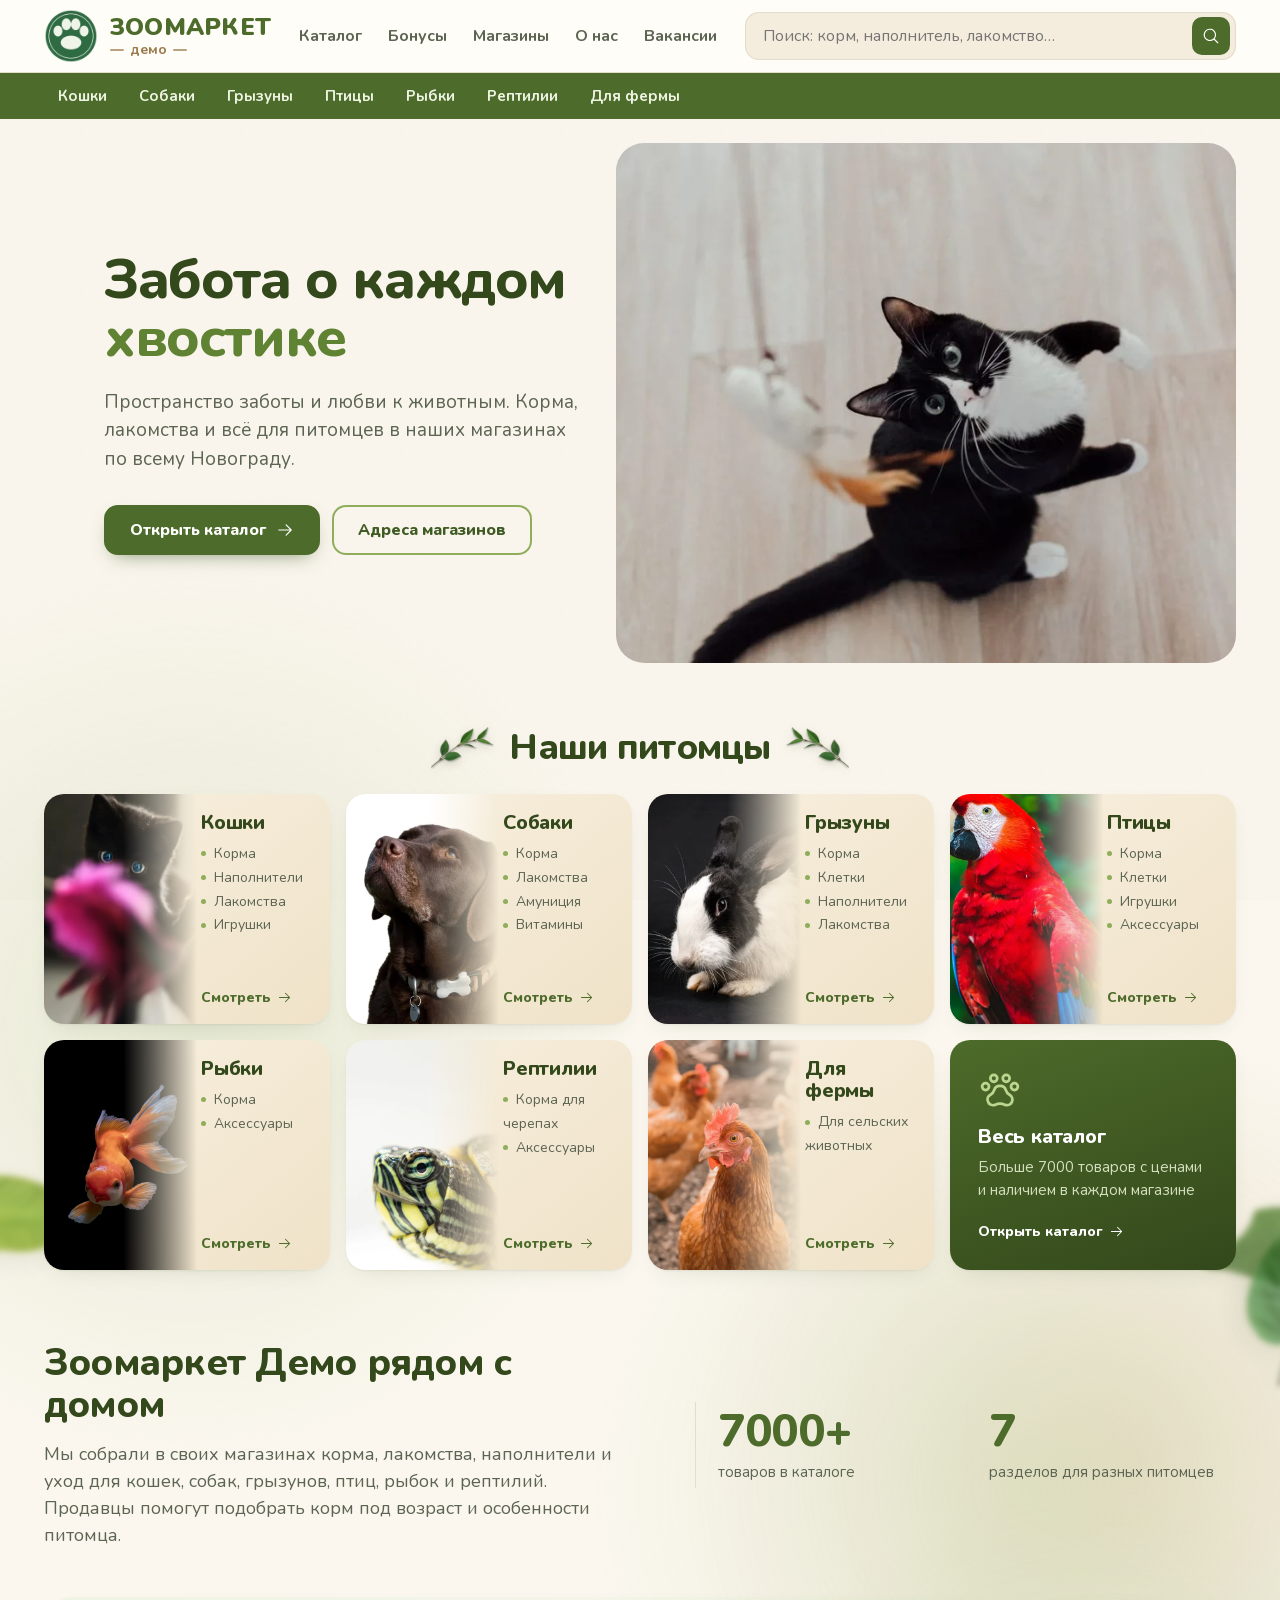
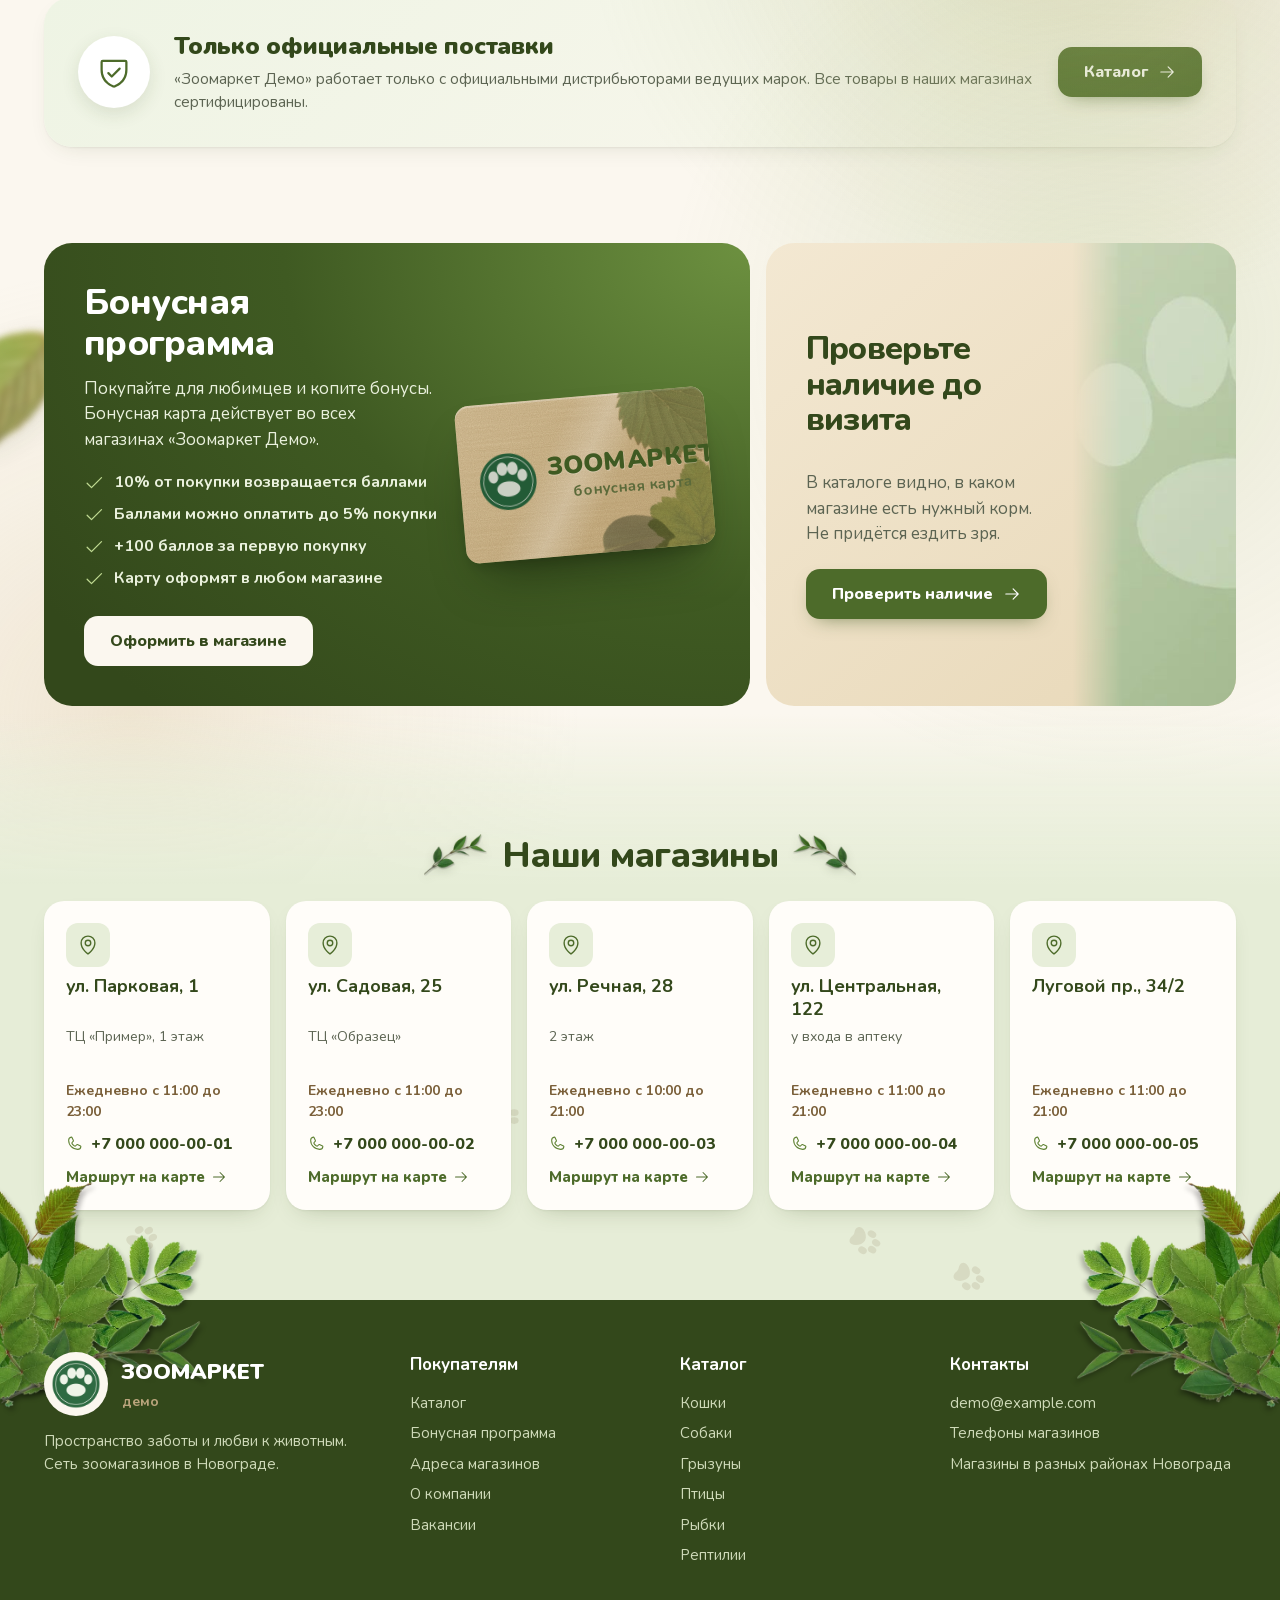
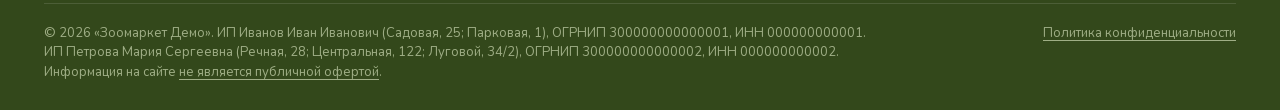
<file: index.html>
<!doctype html>
<!--
  ГЛАВНАЯ. Разделы сверху вниз: шапка + меню категорий → первый экран (видео hero.mp4)
  → «Наши питомцы» (карточки разделов) → «Зоомаркет Демо рядом с домом» (#about) → блок
  «Только официальные поставки» → бонусная программа (#bonus) и «Проверьте наличие»
  → «Наши магазины» (#stores-section, карточки рисует site.js из ZOO.stores) → подвал.
  Тексты меняются прямо здесь. Скрипты: hero-video.js (видео), smooth.js (плавность),
  search.js (подсказки поиска), site.js (магазины, общее), pawwalk.js (следы лап на фоне).
  Версии ?v=N у css/js повышать при каждой правке, иначе браузеры покажут старое.
  Подробно — README.md.
-->
<html lang="ru">
<head>
<meta charset="utf-8">
<meta name="viewport" content="width=device-width, initial-scale=1">
<title>Зоомаркет Демо: зоомаркет в Новограде</title>
<meta name="description" content="Зоомаркет Демо: сеть зоомагазинов в Новограде. Корма, лакомства, наполнители и аксессуары для кошек, собак, грызунов, птиц и рыбок. Наличие и цены в каждом магазине.">
<meta name="robots" content="index, follow">
<meta name="theme-color" content="#3f5a22">
<link rel="icon" href="/favicon.ico" sizes="any">
<link rel="icon" type="image/png" sizes="32x32" href="/assets/img/icon-32.png?v=1">
<link rel="icon" type="image/png" sizes="192x192" href="/assets/img/icon-192.png?v=1">
<link rel="apple-touch-icon" href="/apple-touch-icon.png?v=1">
<link rel="preload" href="assets/fonts/nunito-cyr.woff2" as="font" type="font/woff2" crossorigin>
<link rel="stylesheet" href="assets/css/style.css?v=68">
<link rel="stylesheet" href="assets/css/pages.css?v=3">
</head>
<body>

<div class="top">
  <div class="wrap">
    <span>Сеть зоомагазинов в Новограде</span>
    <div class="top-links"><a href="#stores-section">Адреса магазинов</a><a href="#bonus">Бонусная программа</a></div>
  </div>
</div>

<!-- ===== ШАПКА: логотип, меню, поиск (подсказки — search.js), мобильное меню ===== -->
<header class="header">
  <div class="wrap">
    <a class="brand" href="index.html" aria-label="Зоомаркет Демо, на главную">
      <img src="assets/img/emblem.png" alt="">
      <div class="brand-name"><b>ЗООМАРКЕТ</b><span>демо</span></div>
    </a>
    <nav class="nav">
      <a href="catalog.html">Каталог</a>
      <a href="#bonus">Бонусы</a>
      <a href="#stores-section">Магазины</a>
      <a href="about.html">О нас</a>
      <a href="vacancies.html">Вакансии</a>
    </nav>
    <form class="search" action="catalog.html" role="search">
      <input name="q" type="search" placeholder="Поиск: корм, наполнитель, лакомство…" aria-label="Поиск товаров">
      <button aria-label="Найти"><svg><use href="assets/icons.svg?v=64#search"/></svg></button>
    </form>
    <button class="burger" aria-label="Меню"><svg><use href="assets/icons.svg?v=64#menu"/></svg></button>
  </div>
  <div class="wrap mobile-search">
    <form class="search" action="catalog.html" role="search">
      <input name="q" type="search" placeholder="Поиск товаров…" aria-label="Поиск товаров">
      <button aria-label="Найти"><svg><use href="assets/icons.svg?v=64#search"/></svg></button>
    </form>
  </div>
  <div class="wrap drawer">
    <a href="catalog.html">Каталог</a><a href="#bonus">Бонусная программа</a><a href="#stores-section">Магазины</a><a href="#about">О нас</a>
  </div>
</header>
  <!-- ===== зелёная строка разделов-питомцев (ссылки в каталог) ===== -->
  <nav class="catbar" aria-label="Категории">
    <div class="wrap">
      <a href="catalog.html?animal=cats">Кошки</a><a href="catalog.html?animal=dogs">Собаки</a><a href="catalog.html?animal=rodents">Грызуны</a><a href="catalog.html?animal=birds">Птицы</a><a href="catalog.html?animal=fish">Рыбки</a><a href="catalog.html?animal=reptiles">Рептилии</a><a href="catalog.html?animal=farm">Для фермы</a>
    </div>
  </nav>

<main>
  <!-- ===== ПЕРВЫЙ ЭКРАН: заголовок, подзаголовок, кнопки, видео (hero-video.js) ===== -->
  <section class="hero">
    <div class="wrap hero-wrap">
      <div class="hero-card">
        <div class="hero-text">
          <h1>Забота о&nbsp;каждом <em>хвостике</em></h1>
          <p class="hero-sub">Пространство заботы и&nbsp;любви к&nbsp;животным. Корма, лакомства и&nbsp;всё для питомцев в&nbsp;наших магазинах по&nbsp;всему Новограду.</p>
          <div class="hero-cta">
            <a class="btn btn-primary" href="catalog.html">Открыть каталог <svg><use href="assets/icons.svg?v=64#arrow"/></svg></a>
            <a class="btn btn-ghost" href="#stores-section">Адреса магазинов</a>
          </div>
        </div>
        <div class="hero-media">
          <img class="hero-photo" src="assets/img/hero-photo.webp" alt="Кошка на диване" fetchpriority="high">
        </div>
      </div>
    </div>
  </section>

  <!-- ===== «НАШИ ПИТОМЦЫ»: карточки разделов → каталог с фильтром ?animal= ===== -->
  <section class="section pets">
    <div class="bg-decor" aria-hidden="true"><img class="bgl p2 blur" src="assets/img/leaves/leaf5.webp" alt=""><img class="bgl p4 blur" src="assets/img/leaves/leaf10.webp" alt=""><i class="blob g" style="left:-260px;top:-60px"></i><i class="blob s" style="right:-300px;top:380px"></i></div>
    <div class="wrap">
      <div class="section-head center">
        <h2><img class="sprig" src="assets/img/sprig-real.webp" alt="" aria-hidden="true">Наши питомцы<img class="sprig" src="assets/img/sprig-real.webp" alt="" aria-hidden="true"></h2>
      </div>
      <div class="cats">
        <a class="cat" href="catalog.html?animal=cats">
          <div class="cat-img"><img src="assets/img/cat-cats.webp?v=64" alt="" loading="lazy" style="object-position:50% 4%"></div>
          <div class="cat-body"><h3>Кошки</h3><ul><li>Корма</li><li>Наполнители</li><li>Лакомства</li><li>Игрушки</li></ul><span class="cat-go">Смотреть <svg><use href="assets/icons.svg?v=64#arrow"/></svg></span></div>
        </a>
        <a class="cat" href="catalog.html?animal=dogs">
          <div class="cat-img"><img src="assets/img/cat-dogs.webp?v=64" alt="" loading="lazy" style="object-position:50% 6%"></div>
          <div class="cat-body"><h3>Собаки</h3><ul><li>Корма</li><li>Лакомства</li><li>Амуниция</li><li>Витамины</li></ul><span class="cat-go">Смотреть <svg><use href="assets/icons.svg?v=64#arrow"/></svg></span></div>
        </a>
        <a class="cat" href="catalog.html?animal=rodents">
          <div class="cat-img"><img src="assets/img/cat-rodents.webp?v=64" alt="" loading="lazy" style="object-position:50% 18%"></div>
          <div class="cat-body"><h3>Грызуны</h3><ul><li>Корма</li><li>Клетки</li><li>Наполнители</li><li>Лакомства</li></ul><span class="cat-go">Смотреть <svg><use href="assets/icons.svg?v=64#arrow"/></svg></span></div>
        </a>
        <a class="cat" href="catalog.html?animal=birds">
          <div class="cat-img"><img src="assets/img/cat-birds.webp?v=64" alt="" loading="lazy" style="object-position:50% 8%"></div>
          <div class="cat-body"><h3>Птицы</h3><ul><li>Корма</li><li>Клетки</li><li>Игрушки</li><li>Аксессуары</li></ul><span class="cat-go">Смотреть <svg><use href="assets/icons.svg?v=64#arrow"/></svg></span></div>
        </a>
        <a class="cat" href="catalog.html?animal=fish">
          <div class="cat-img"><img src="assets/img/cat-fish.webp?v=64" alt="" loading="lazy"></div>
          <div class="cat-body"><h3>Рыбки</h3><ul><li>Корма</li><li>Аксессуары</li></ul><span class="cat-go">Смотреть <svg><use href="assets/icons.svg?v=64#arrow"/></svg></span></div>
        </a>
        <a class="cat" href="catalog.html?animal=reptiles">
          <div class="cat-img"><img src="assets/img/cat-reptiles.webp?v=64" alt="" loading="lazy" style="object-position:50% 42%"></div>
          <div class="cat-body"><h3>Рептилии</h3><ul><li>Корма для черепах</li><li>Аксессуары</li></ul><span class="cat-go">Смотреть <svg><use href="assets/icons.svg?v=64#arrow"/></svg></span></div>
        </a>
        <a class="cat" href="catalog.html?animal=farm">
          <div class="cat-img"><img src="assets/img/cat-farm.webp?v=64" alt="" loading="lazy"></div>
          <div class="cat-body"><h3>Для фермы</h3><ul><li>Для сельских животных</li></ul><span class="cat-go">Смотреть <svg><use href="assets/icons.svg?v=64#arrow"/></svg></span></div>
        </a>
        <a class="cat cat-all" href="catalog.html">
          <div class="cat-body"><svg class="cat-all-ico"><use href="assets/icons.svg?v=64#paw"/></svg><h3>Весь каталог</h3><p>Больше 7000 товаров с ценами и наличием в каждом магазине</p><span class="cat-go">Открыть каталог <svg><use href="assets/icons.svg?v=64#arrow"/></svg></span></div>
        </a>
      </div>
    </div>
  </section>



  <!-- ===== «ЗООМАРКЕТ ДЕМО РЯДОМ С ДОМОМ»: текст и цифры ===== -->
  <section class="section deco-about" id="about">
    <div class="bg-decor" aria-hidden="true"><img class="bgl a2 blur" src="assets/img/leaves/leaf6.webp" alt=""><i class="blob g" style="right:-200px;top:-200px"></i></div>
    <div class="wrap about">
      <div class="about-text">
        <h2>Зоомаркет Демо рядом с домом</h2>
        <p>Мы собрали в своих магазинах корма, лакомства, наполнители и уход для кошек, собак, грызунов, птиц, рыбок и рептилий. Продавцы помогут подобрать корм под возраст и особенности питомца.</p>
      </div>
      <dl class="facts">
        <div><dt>7000+</dt><dd>товаров в каталоге</dd></div>
                <div><dt>7</dt><dd>разделов для разных питомцев</dd></div>
      </dl>
    </div>
  </section>


  <!-- ===== «ТОЛЬКО ОФИЦИАЛЬНЫЕ ПОСТАВКИ» (стили — pages.css) ===== -->
  <section class="trust-sec"><div class="wrap"><div class="trust"><div class="trust-ico"><svg><use href="assets/icons.svg?v=64#shield"/></svg></div><div><h3>Только официальные поставки</h3><p>«Зоомаркет Демо» работает только с&nbsp;официальными дистрибьюторами ведущих марок. Все товары в&nbsp;наших магазинах сертифицированы.</p></div><a class="btn btn-primary" href="catalog.html">Каталог <svg><use href="assets/icons.svg?v=64#arrow"/></svg></a></div></div></section>
  <!-- ===== БОНУСНАЯ ПРОГРАММА + «ПРОВЕРЬТЕ НАЛИЧИЕ ДО ВИЗИТА» ===== -->
  <section class="section deco-promo" id="bonus">
    <div class="bg-decor" aria-hidden="true"><img class="bgl b1 blur" src="assets/img/leaves/leaf1.webp" alt=""><i class="blob s" style="left:-320px;top:120px"></i><i class="blob g" style="right:-280px;top:-260px"></i></div>
    <div class="wrap promo">
      <div class="bonus">
        <div>
          <h2>Бонусная программа</h2>
          <!-- Условия (% начисления, лимит, приветственные баллы) подставляются сами из учётной системы — site.js ZooBonus / data/bonus.json -->
          <p>Покупайте для любимцев и копите бонусы. Бонусная карта действует во всех магазинах «Зоомаркет Демо».</p>
          <ul>
            <li><svg><use href="assets/icons.svg?v=64#check"/></svg><span data-bonus="earn">Бонусы с каждой покупки</span></li>
            <li><svg><use href="assets/icons.svg?v=64#check"/></svg><span data-bonus="max">Оплачивайте бонусами часть покупки</span></li>
            <li hidden><svg><use href="assets/icons.svg?v=64#check"/></svg><span data-bonus="welcome"></span></li>
            <li><svg><use href="assets/icons.svg?v=64#check"/></svg>Карту оформят в любом магазине</li>
          </ul>
          <a class="btn btn-light" href="#stores-section">Оформить в магазине</a>
        </div>
        <div class="card-bonus kraft" aria-hidden="true">
          <img class="kc-leaf tr" src="assets/img/leaves/leaf3.webp" alt="">
          <img class="kc-leaf br" src="assets/img/leaves/leaf7.webp" alt="">
          <img class="kc-leaf br2" src="assets/img/leaves/leaf2.webp" alt="">
          <div class="kc-body">
            <img class="kc-emblem" src="assets/img/emblem.png" alt="">
            <div class="kc-text"><b>ЗООМАРКЕТ</b><small>бонусная карта</small></div>
          </div>
        </div>
      </div>
      <div class="stock-card">
        <div class="stock-text">
          <h2>Проверьте наличие до визита</h2>
          <p>В каталоге видно, в каком магазине есть нужный корм. Не придётся ездить зря.</p>
          <a class="btn btn-primary" href="catalog.html">Проверить наличие <svg><use href="assets/icons.svg?v=64#arrow"/></svg></a>
        </div>
        <div class="stock-photo">
          <img src="assets/img/rabbit.jpg" alt="" loading="lazy">
        </div>
      </div>
    </div>
  </section>

  <!-- ===== «НАШИ МАГАЗИНЫ»: карточки рисует site.js из ZOO.stores ===== -->
  <section class="section band" id="stores-section">
    <img class="paws" src="assets/img/paws.svg" alt="" aria-hidden="true">
    <div class="wrap">
      <div class="section-head center">
        <h2><img class="sprig" src="assets/img/sprig-real.webp" alt="" aria-hidden="true">Наши магазины<img class="sprig" src="assets/img/sprig-real.webp" alt="" aria-hidden="true"></h2>
      </div>
      <div class="stores" id="stores"></div>
    </div>
  </section>
</main>

<!-- ===== ПОДВАЛ: ссылки, контакты, реквизиты ИП, правовые страницы ===== -->
<footer class="footer">
  <img class="f-leaves l" src="assets/img/branch-corner.webp" alt="" aria-hidden="true">
  <img class="f-leaves r" src="assets/img/branch-corner.webp" alt="" aria-hidden="true">
  <div class="wrap">
    <div class="footer-grid">
      <div>
        <div class="f-brand"><div class="em"><img src="assets/img/emblem.png" alt=""></div><div><b>ЗООМАРКЕТ</b><span>демо</span></div></div>
        <p>Пространство заботы и любви к животным. Сеть зоомагазинов в Новограде.</p>
      </div>
      <div>
        <h4>Покупателям</h4>
        <ul><li><a href="catalog.html">Каталог</a></li><li><a href="#bonus">Бонусная программа</a></li><li><a href="#stores-section">Адреса магазинов</a></li><li><a href="about.html">О компании</a></li><li><a href="vacancies.html">Вакансии</a></li></ul>
      </div>
      <div>
        <h4>Каталог</h4>
        <ul><li><a href="catalog.html?animal=cats">Кошки</a></li><li><a href="catalog.html?animal=dogs">Собаки</a></li><li><a href="catalog.html?animal=rodents">Грызуны</a></li><li><a href="catalog.html?animal=birds">Птицы</a></li><li><a href="catalog.html?animal=fish">Рыбки</a></li><li><a href="catalog.html?animal=reptiles">Рептилии</a></li></ul>
      </div>
      <div>
        <h4>Контакты</h4>
        <ul><li><a href="mailto:demo@example.com">demo@example.com</a></li><li><a href="#stores-section">Телефоны магазинов</a></li><li>Магазины в разных районах Новограда</li></ul>
      </div>
    </div>
    <div class="footer-bottom">
      <span>© 2026 «Зоомаркет Демо». ИП Иванов Иван Иванович (Садовая,&nbsp;25; Парковая,&nbsp;1), ОГРНИП&nbsp;300000000000001, ИНН&nbsp;000000000001.<br>ИП Петрова Мария Сергеевна (Речная,&nbsp;28; Центральная,&nbsp;122; Луговой,&nbsp;34/2), ОГРНИП&nbsp;300000000000002, ИНН&nbsp;000000000002.<br>Информация на сайте <a href="legal.html">не является публичной офертой</a>.</span>
      <a href="privacy.html">Политика конфиденциальности</a>
    </div>
  </div>
</footer>

<script src="assets/js/hero-video.js?v=64"></script>
<script src="assets/js/vendor/lenis.min.js"></script>
<script src="assets/js/smooth.js?v=64"></script>
<script src="assets/js/search.js?v=64"></script>
<script src="assets/js/site.js?v=74"></script>
<script src="assets/js/pawwalk.js?v=64"></script>
</body>
</html>
</file>
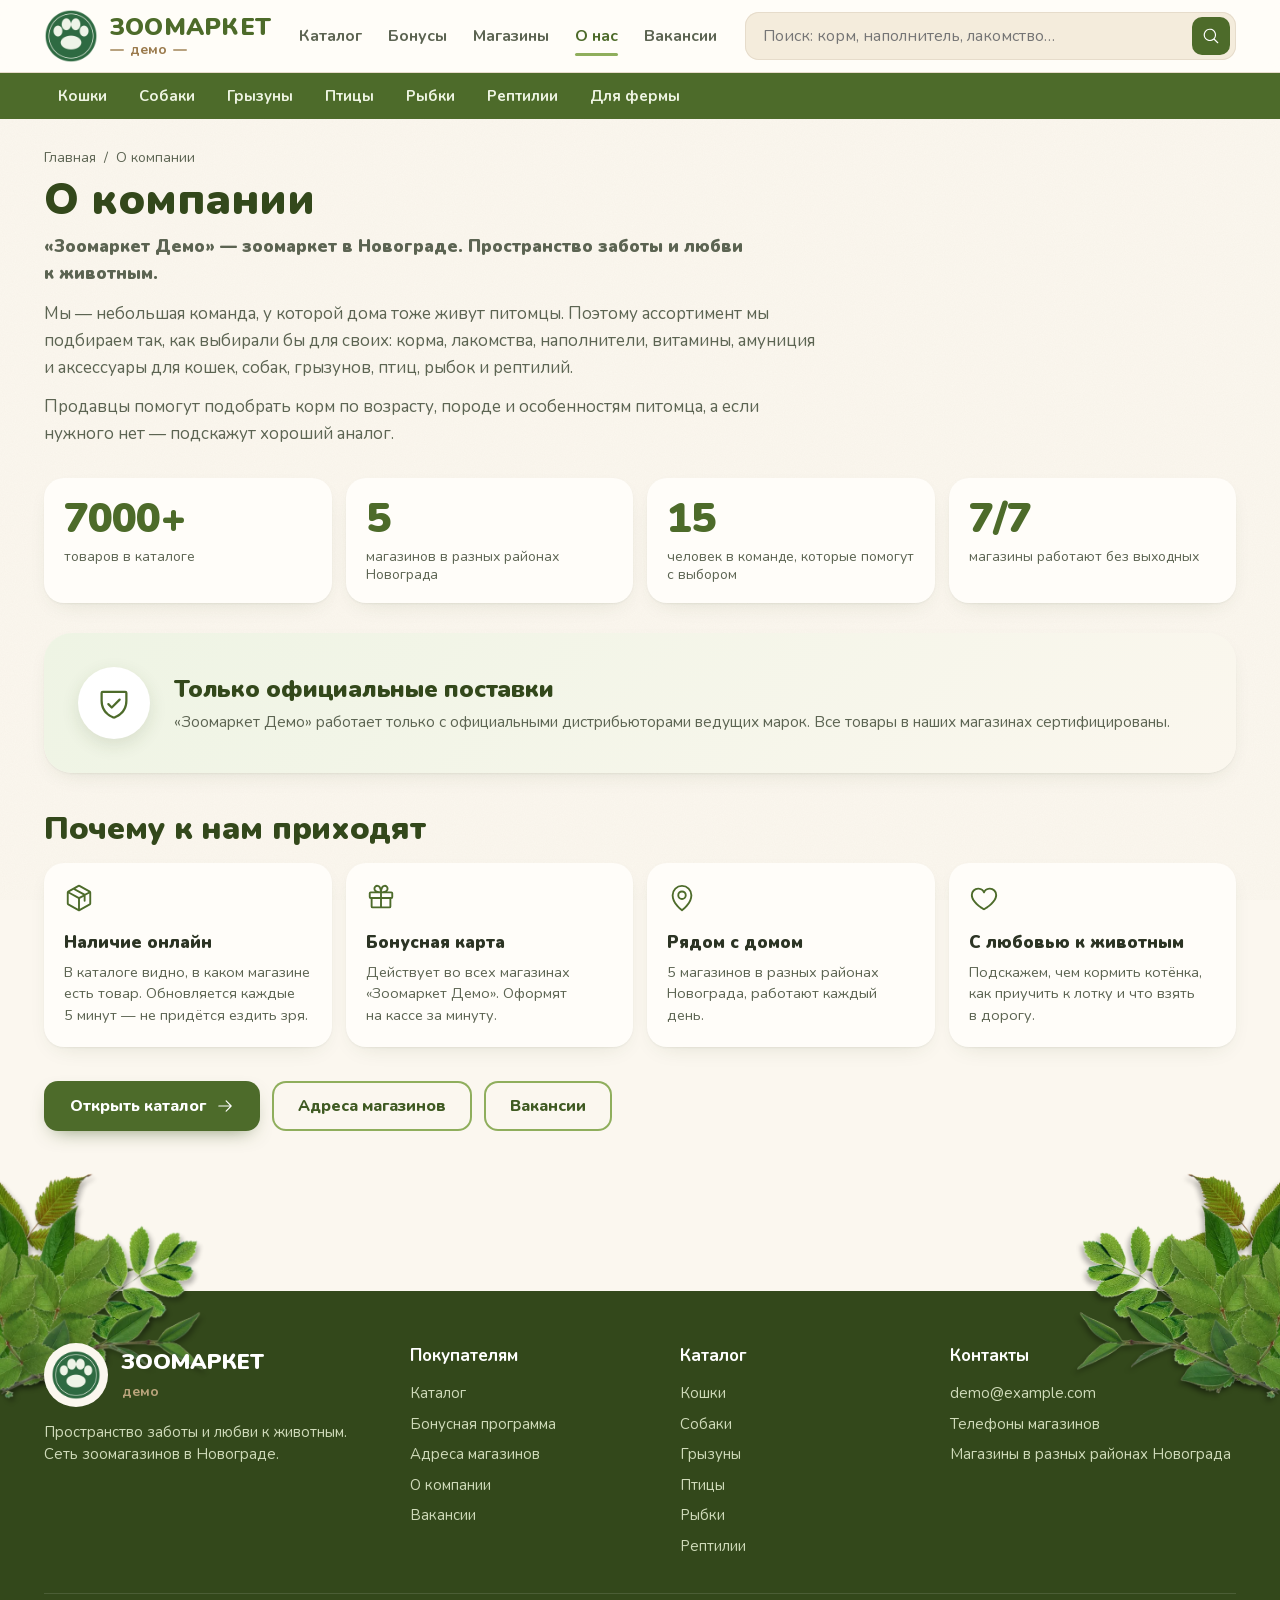
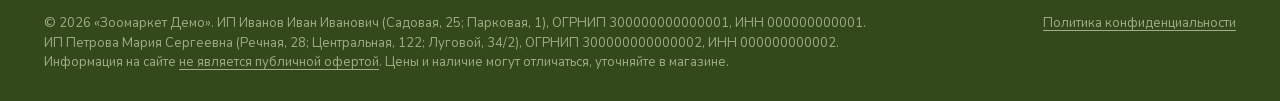
<file: about.html>
<!doctype html>
<!-- «О КОМПАНИИ». Статичные тексты — менять здесь. Цифры (7000+, 5 магазинов, 15 человек, 7/7)
     согласованы с заказчиком 10.10.2026. Стили страницы — assets/css/pages.css. -->
<html lang="ru">
<head>
<meta charset="utf-8">
<meta name="viewport" content="width=device-width, initial-scale=1">
<title>О компании — Зоомаркет Демо</title>
<meta name="description" content="О зоомаркете «Зоомаркет Демо» в Новограде: кто мы и почему к нам приходят.">
<meta name="robots" content="index, follow">
<meta name="theme-color" content="#3f5a22">
<link rel="icon" href="/favicon.ico" sizes="any">
<link rel="icon" type="image/png" sizes="32x32" href="/assets/img/icon-32.png?v=1">
<link rel="icon" type="image/png" sizes="192x192" href="/assets/img/icon-192.png?v=1">
<link rel="apple-touch-icon" href="/apple-touch-icon.png?v=1">
<link rel="preload" href="assets/fonts/nunito-cyr.woff2" as="font" type="font/woff2" crossorigin>
<link rel="stylesheet" href="assets/css/style.css?v=68">
<link rel="stylesheet" href="assets/css/pages.css?v=3">
</head>
<body>

<div class="top">
  <div class="wrap">
    <span>Сеть зоомагазинов в Новограде</span>
    <div class="top-links"><a href="index.html#stores-section">Адреса магазинов</a><a href="index.html#bonus">Бонусная программа</a></div>
  </div>
</div>

<header class="header">
  <div class="wrap">
    <a class="brand" href="index.html" aria-label="Зоомаркет Демо, на главную">
      <img src="assets/img/emblem.png" alt="">
      <div class="brand-name"><b>ЗООМАРКЕТ</b><span>демо</span></div>
    </a>
    <nav class="nav">
      <a href="catalog.html">Каталог</a>
      <a href="index.html#bonus">Бонусы</a>
      <a href="index.html#stores-section">Магазины</a>
      <a class="active" href="about.html">О нас</a>
      <a href="vacancies.html">Вакансии</a>
    </nav>
    <form class="search" role="search" data-live>
      <input name="q" type="search" placeholder="Поиск: корм, наполнитель, лакомство…" aria-label="Поиск товаров">
      <button aria-label="Найти"><svg><use href="assets/icons.svg?v=64#search"/></svg></button>
    </form>
    <button class="burger" aria-label="Меню"><svg><use href="assets/icons.svg?v=64#menu"/></svg></button>
  </div>
  <div class="wrap mobile-search">
    <form class="search" role="search" data-live>
      <input name="q" type="search" placeholder="Поиск товаров…" aria-label="Поиск товаров">
      <button aria-label="Найти"><svg><use href="assets/icons.svg?v=64#search"/></svg></button>
    </form>
  </div>
  <div class="wrap drawer">
    <a href="catalog.html">Каталог</a><a href="index.html#bonus">Бонусная программа</a><a href="index.html#stores-section">Магазины</a><a href="index.html#about">О нас</a>
  </div>
</header>
  <nav class="catbar" aria-label="Категории">
    <div class="wrap">
      <a href="catalog.html?animal=cats">Кошки</a><a href="catalog.html?animal=dogs">Собаки</a><a href="catalog.html?animal=rodents">Грызуны</a><a href="catalog.html?animal=birds">Птицы</a><a href="catalog.html?animal=fish">Рыбки</a><a href="catalog.html?animal=reptiles">Рептилии</a><a href="catalog.html?animal=farm">Для фермы</a>
    </div>
  </nav>

<main class="wrap page">
  <div class="page-head">
    <div class="crumbs"><a href="index.html">Главная</a> / <span>О компании</span></div>
    <h1>О компании</h1>
  </div>
  <!-- ТЕКСТ-ЧЕРНОВИК: согласовать с Аделью -->
  <section class="pg-intro">
    <p class="pg-lead">«Зоомаркет Демо» — зоомаркет в&nbsp;Новограде. Пространство заботы и&nbsp;любви к&nbsp;животным.</p>
    <p>Мы — небольшая команда, у&nbsp;которой дома тоже живут питомцы. Поэтому ассортимент мы подбираем так, как выбирали&nbsp;бы для своих: корма, лакомства, наполнители, витамины, амуниция и&nbsp;аксессуары для кошек, собак, грызунов, птиц, рыбок и&nbsp;рептилий.</p>
    <p>Продавцы помогут подобрать корм по&nbsp;возрасту, породе и&nbsp;особенностям питомца, а&nbsp;если нужного нет&nbsp;— подскажут хороший аналог.</p>
  </section>
  <div class="pg-facts">
    <div><b>7000+</b><span>товаров в&nbsp;каталоге</span></div>
    <div><b>5</b><span>магазинов в&nbsp;разных районах Новограда</span></div>
    <div><b>15</b><span>человек в&nbsp;команде, которые помогут с&nbsp;выбором</span></div>
    <div><b>7/7</b><span>магазины работают без выходных</span></div>
  </div>
  <div class="trust"><div class="trust-ico"><svg><use href="assets/icons.svg?v=64#shield"/></svg></div><div><h3>Только официальные поставки</h3><p>«Зоомаркет Демо» работает только с&nbsp;официальными дистрибьюторами ведущих марок. Все товары в&nbsp;наших магазинах сертифицированы.</p></div></div>
  <h2 class="pg-h2">Почему к&nbsp;нам приходят</h2>
  <div class="pg-cards">
    <div class="pg-card"><svg><use href="assets/icons.svg?v=64#box"/></svg><b>Наличие онлайн</b><p>В&nbsp;каталоге видно, в&nbsp;каком магазине есть товар. Обновляется каждые 5&nbsp;минут&nbsp;— не&nbsp;придётся ездить зря.</p></div>
    <div class="pg-card"><svg><use href="assets/icons.svg?v=64#gift"/></svg><b>Бонусная карта</b><p>Действует во&nbsp;всех магазинах «Зоомаркет Демо». Оформят на&nbsp;кассе за&nbsp;минуту.</p></div>
    <div class="pg-card"><svg><use href="assets/icons.svg?v=64#pin"/></svg><b>Рядом с&nbsp;домом</b><p>5&nbsp;магазинов в&nbsp;разных районах Новограда, работают каждый день.</p></div>
    <div class="pg-card"><svg><use href="assets/icons.svg?v=64#heart"/></svg><b>С&nbsp;любовью к&nbsp;животным</b><p>Подскажем, чем кормить котёнка, как приучить к&nbsp;лотку и&nbsp;что взять в&nbsp;дорогу.</p></div>
  </div>
  <div class="pg-cta">
    <a class="btn btn-primary" href="catalog.html">Открыть каталог <svg><use href="assets/icons.svg?v=64#arrow"/></svg></a>
    <a class="btn btn-ghost" href="index.html#stores-section">Адреса магазинов</a>
    <a class="btn btn-ghost" href="vacancies.html">Вакансии</a>
  </div>
</main>

<footer class="footer">
  <img class="f-leaves l" src="assets/img/branch-corner.webp" alt="" aria-hidden="true">
  <img class="f-leaves r" src="assets/img/branch-corner.webp" alt="" aria-hidden="true">
  <div class="wrap">
    <div class="footer-grid">
      <div>
        <div class="f-brand"><div class="em"><img src="assets/img/emblem.png" alt=""></div><div><b>ЗООМАРКЕТ</b><span>демо</span></div></div>
        <p>Пространство заботы и любви к животным. Сеть зоомагазинов в Новограде.</p>
      </div>
      <div>
        <h4>Покупателям</h4>
        <ul><li><a href="catalog.html">Каталог</a></li><li><a href="index.html#bonus">Бонусная программа</a></li><li><a href="index.html#stores-section">Адреса магазинов</a></li><li><a href="about.html">О компании</a></li><li><a href="vacancies.html">Вакансии</a></li></ul>
      </div>
      <div>
        <h4>Каталог</h4>
        <ul><li><a href="catalog.html?animal=cats">Кошки</a></li><li><a href="catalog.html?animal=dogs">Собаки</a></li><li><a href="catalog.html?animal=rodents">Грызуны</a></li><li><a href="catalog.html?animal=birds">Птицы</a></li><li><a href="catalog.html?animal=fish">Рыбки</a></li><li><a href="catalog.html?animal=reptiles">Рептилии</a></li></ul>
      </div>
      <div>
        <h4>Контакты</h4>
        <ul><li><a href="mailto:demo@example.com">demo@example.com</a></li><li><a href="index.html#stores-section">Телефоны магазинов</a></li><li>Магазины в разных районах Новограда</li></ul>
      </div>
    </div>
    <div class="footer-bottom">
      <span>© 2026 «Зоомаркет Демо». ИП Иванов Иван Иванович (Садовая,&nbsp;25; Парковая,&nbsp;1), ОГРНИП&nbsp;300000000000001, ИНН&nbsp;000000000001.<br>ИП Петрова Мария Сергеевна (Речная,&nbsp;28; Центральная,&nbsp;122; Луговой,&nbsp;34/2), ОГРНИП&nbsp;300000000000002, ИНН&nbsp;000000000002.<br>Информация на сайте <a href="legal.html">не является публичной офертой</a>. Цены и наличие могут отличаться, уточняйте в магазине.</span>
      <a href="privacy.html">Политика конфиденциальности</a>
    </div>
  </div>
</footer>

<script src="assets/js/vendor/lenis.min.js"></script>
<script src="assets/js/smooth.js?v=64"></script>
<script src="assets/js/search.js?v=64"></script>
<script src="assets/js/site.js?v=74"></script>
</body>
</html>
</file>
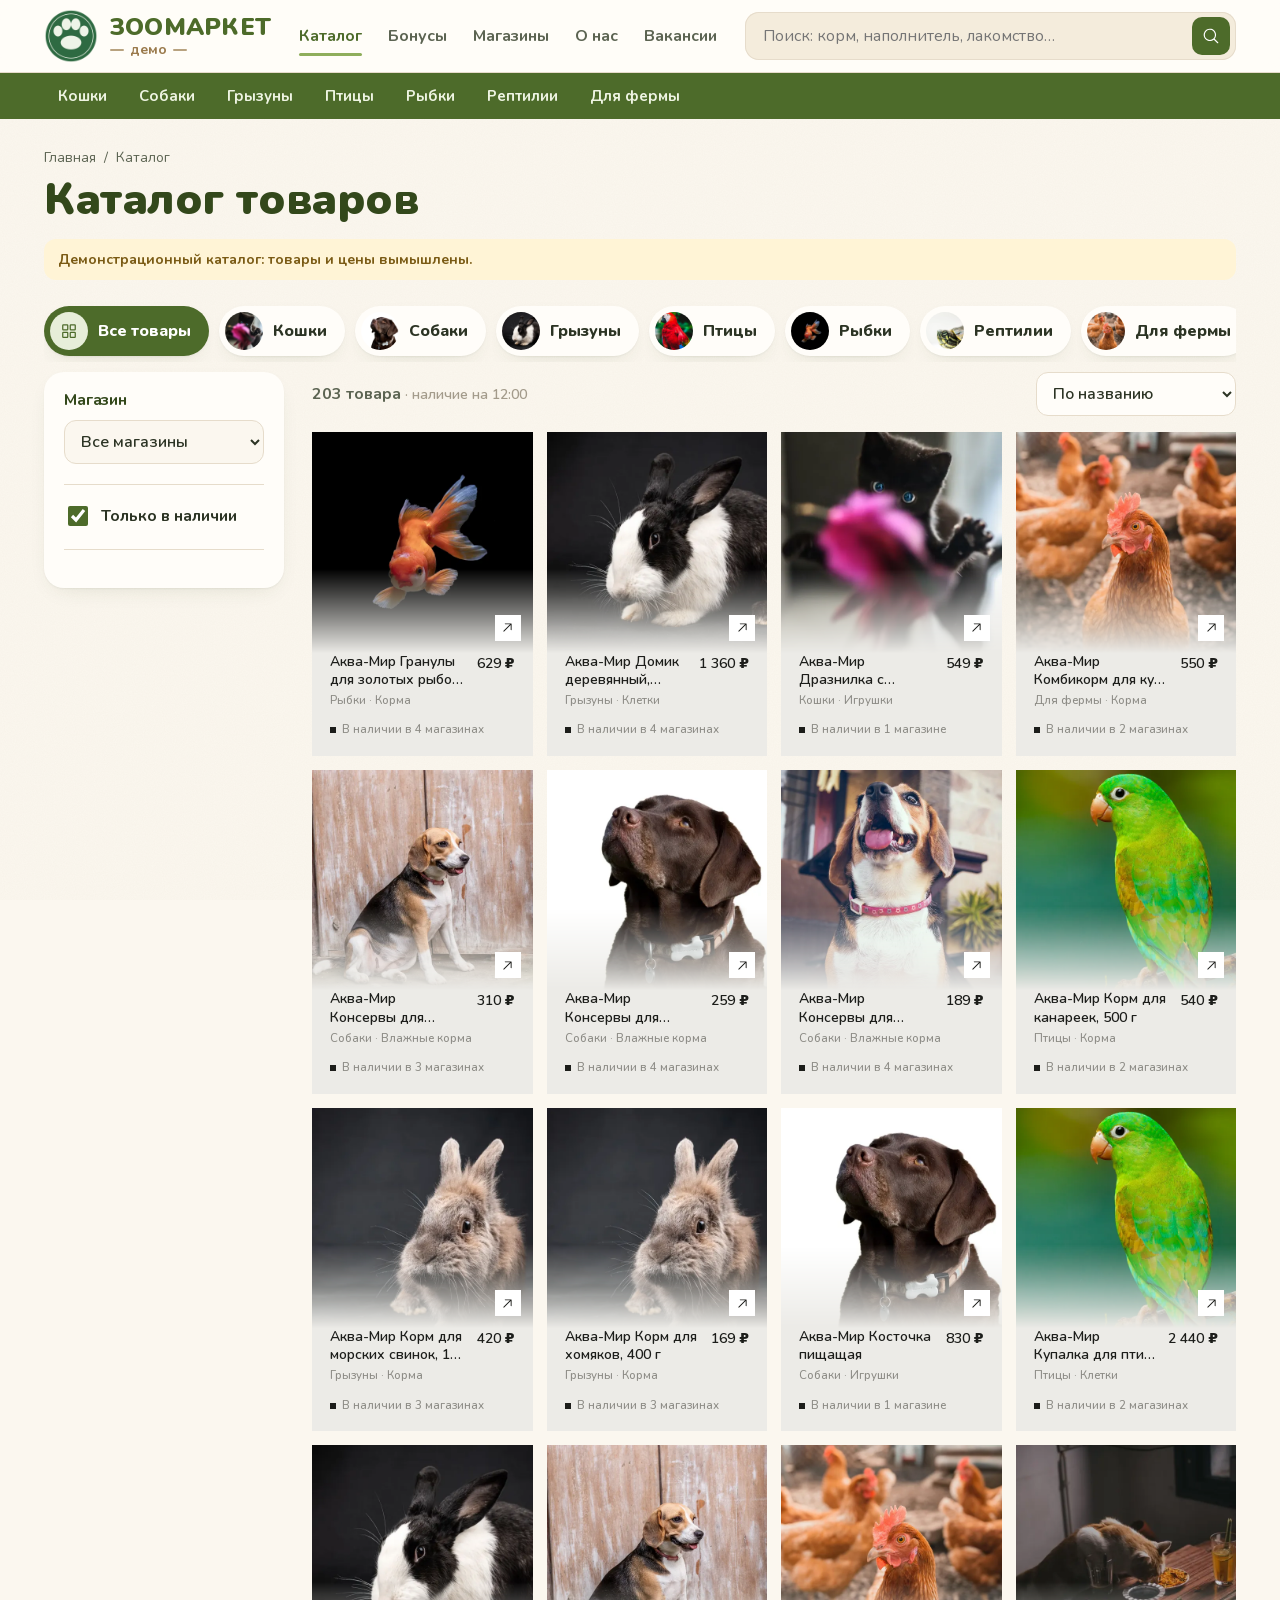
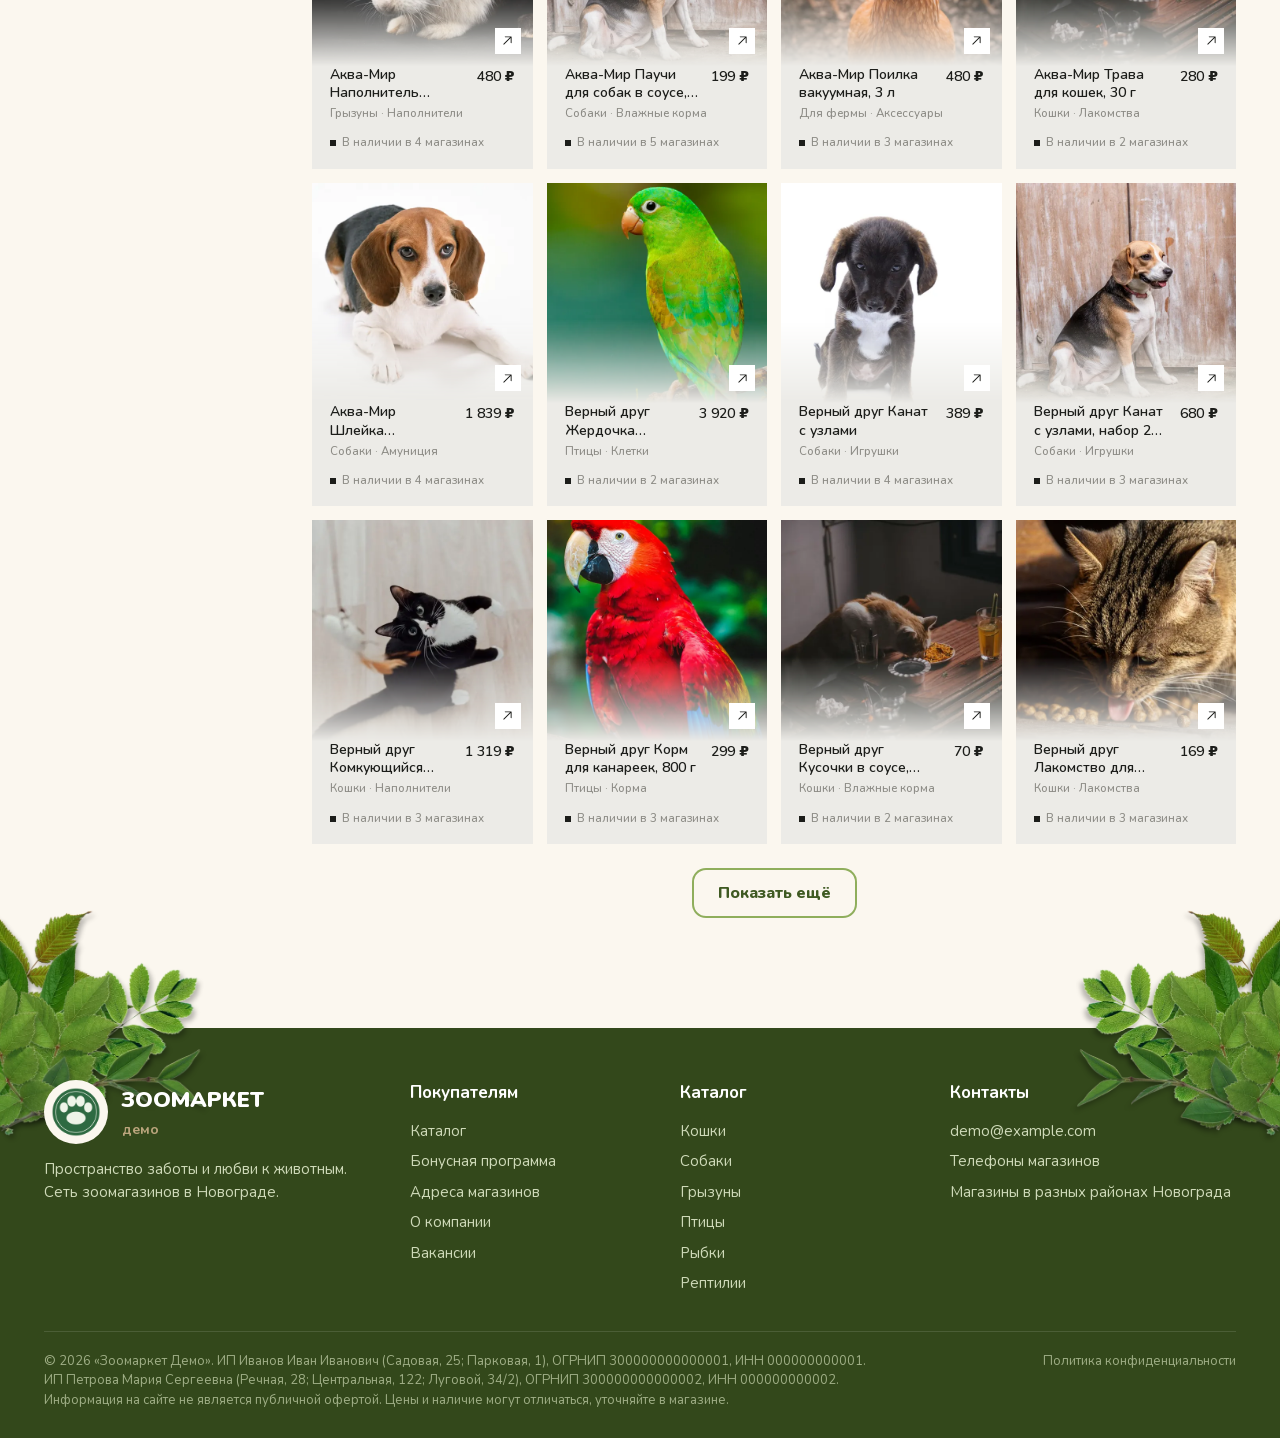
<file: catalog.html>
<!doctype html>
<!--
  КАТАЛОГ. Разметка — только каркас: вкладки питомцев (#tabs), ленты разделов (#secRow)
  и подгрупп/брендов (#g3Row), фильтры (#filters), сетка (#grid) — всё заполняет
  assets/js/catalog.js из data/catalog.json и data/stock.json (их обновляет синхронизация
  из учётной системы на сервере). Фильтры в адресе: ?animal=…&sub=…&g3=…&q=…
-->
<html lang="ru">
<head>
<meta charset="utf-8">
<meta name="viewport" content="width=device-width, initial-scale=1">
<title>Каталог: Зоомаркет Демо</title>
<meta name="description" content="Каталог зоомагазина «Зоомаркет Демо»: цены и наличие в магазинах Новограда.">
<meta name="robots" content="index, follow">
<meta name="theme-color" content="#3f5a22">
<link rel="icon" href="/favicon.ico" sizes="any">
<link rel="icon" type="image/png" sizes="32x32" href="/assets/img/icon-32.png?v=1">
<link rel="icon" type="image/png" sizes="192x192" href="/assets/img/icon-192.png?v=1">
<link rel="apple-touch-icon" href="/apple-touch-icon.png?v=1">
<link rel="preload" href="assets/fonts/nunito-cyr.woff2" as="font" type="font/woff2" crossorigin>
<link rel="stylesheet" href="assets/css/style.css?v=68">
</head>
<body>

<div class="top">
  <div class="wrap">
    <span>Сеть зоомагазинов в Новограде</span>
    <div class="top-links"><a href="index.html#stores-section">Адреса магазинов</a><a href="index.html#bonus">Бонусная программа</a></div>
  </div>
</div>

<header class="header">
  <div class="wrap">
    <a class="brand" href="index.html" aria-label="Зоомаркет Демо, на главную">
      <img src="assets/img/emblem.png" alt="">
      <div class="brand-name"><b>ЗООМАРКЕТ</b><span>демо</span></div>
    </a>
    <nav class="nav">
      <a class="active" href="catalog.html">Каталог</a>
      <a href="index.html#bonus">Бонусы</a>
      <a href="index.html#stores-section">Магазины</a>
      <a href="about.html">О нас</a>
      <a href="vacancies.html">Вакансии</a>
    </nav>
    <form class="search" role="search" data-live>
      <input name="q" type="search" placeholder="Поиск: корм, наполнитель, лакомство…" aria-label="Поиск товаров">
      <button aria-label="Найти"><svg><use href="assets/icons.svg?v=64#search"/></svg></button>
    </form>
    <button class="burger" aria-label="Меню"><svg><use href="assets/icons.svg?v=64#menu"/></svg></button>
  </div>
  <div class="wrap mobile-search">
    <form class="search" role="search" data-live>
      <input name="q" type="search" placeholder="Поиск товаров…" aria-label="Поиск товаров">
      <button aria-label="Найти"><svg><use href="assets/icons.svg?v=64#search"/></svg></button>
    </form>
  </div>
  <div class="wrap drawer">
    <a href="catalog.html">Каталог</a><a href="index.html#bonus">Бонусная программа</a><a href="index.html#stores-section">Магазины</a><a href="index.html#about">О нас</a>
  </div>
</header>
  <nav class="catbar" aria-label="Категории">
    <div class="wrap">
      <a href="catalog.html?animal=cats">Кошки</a><a href="catalog.html?animal=dogs">Собаки</a><a href="catalog.html?animal=rodents">Грызуны</a><a href="catalog.html?animal=birds">Птицы</a><a href="catalog.html?animal=fish">Рыбки</a><a href="catalog.html?animal=reptiles">Рептилии</a><a href="catalog.html?animal=farm">Для фермы</a>
    </div>
  </nav>

<main class="wrap">
  <div class="page-head">
    <div class="crumbs"><a href="index.html">Главная</a> / <span>Каталог</span></div>
    <h1 id="title">Каталог товаров</h1>
    <div id="demo" class="demo-note" hidden>Демонстрационный каталог: товары и цены вымышлены.</div>
  </div>

  <div class="animal-tabs" id="tabs"></div>
  <div class="nav-chips" id="secRow" hidden aria-label="Разделы"></div>
  <div class="nav-chips g3" id="g3Row" hidden aria-label="Подгруппы и бренды"></div>

  <div class="cat-layout">
    <aside class="filters" id="filters">
      <div class="group">
        <h3>Раздел</h3>
        <div class="sub-list" id="subs"></div>
      </div>
      <div class="group">
        <h3>Магазин</h3>
        <select class="select" id="store"><option value="">Все магазины</option></select>
      </div>
      <div class="group">
        <label class="check"><input type="checkbox" id="instock" checked> Только в наличии</label>
      </div>
      <div class="group" style="text-align:center">
        <button class="btn btn-primary filter-btn" id="apply" style="width:100%;justify-content:center">Показать</button>
      </div>
    </aside>
    <div class="scrim" id="scrim"></div>

    <section>
      <div class="toolbar">
        <span class="count" id="count"></span>
        <div style="display:flex;gap:10px;flex:0 1 auto">
          <button class="btn btn-ghost filter-btn" id="openFilters" style="height:44px;padding:0 16px"><svg><use href="assets/icons.svg?v=64#filter"/></svg>Фильтры</button>
          <select class="select" id="sort">
            <option value="pop">По названию</option>
            <option value="cheap">Сначала дешевле</option>
            <option value="exp">Сначала дороже</option>
          </select>
        </div>
      </div>
      <div class="grid" id="grid"></div>
      <div class="more-wrap"><button class="btn btn-ghost" id="more" hidden>Показать ещё</button></div>
    </section>
  </div>
</main>

<footer class="footer">
  <img class="f-leaves l" src="assets/img/branch-corner.webp" alt="" aria-hidden="true">
  <img class="f-leaves r" src="assets/img/branch-corner.webp" alt="" aria-hidden="true">
  <div class="wrap">
    <div class="footer-grid">
      <div>
        <div class="f-brand"><div class="em"><img src="assets/img/emblem.png" alt=""></div><div><b>ЗООМАРКЕТ</b><span>демо</span></div></div>
        <p>Пространство заботы и любви к животным. Сеть зоомагазинов в Новограде.</p>
      </div>
      <div>
        <h4>Покупателям</h4>
        <ul><li><a href="catalog.html">Каталог</a></li><li><a href="index.html#bonus">Бонусная программа</a></li><li><a href="index.html#stores-section">Адреса магазинов</a></li><li><a href="about.html">О компании</a></li><li><a href="vacancies.html">Вакансии</a></li></ul>
      </div>
      <div>
        <h4>Каталог</h4>
        <ul><li><a href="catalog.html?animal=cats">Кошки</a></li><li><a href="catalog.html?animal=dogs">Собаки</a></li><li><a href="catalog.html?animal=rodents">Грызуны</a></li><li><a href="catalog.html?animal=birds">Птицы</a></li><li><a href="catalog.html?animal=fish">Рыбки</a></li><li><a href="catalog.html?animal=reptiles">Рептилии</a></li></ul>
      </div>
      <div>
        <h4>Контакты</h4>
        <ul><li><a href="mailto:demo@example.com">demo@example.com</a></li><li><a href="index.html#stores-section">Телефоны магазинов</a></li><li>Магазины в разных районах Новограда</li></ul>
      </div>
    </div>
    <div class="footer-bottom">
      <span>© 2026 «Зоомаркет Демо». ИП Иванов Иван Иванович (Садовая,&nbsp;25; Парковая,&nbsp;1), ОГРНИП&nbsp;300000000000001, ИНН&nbsp;000000000001.<br>ИП Петрова Мария Сергеевна (Речная,&nbsp;28; Центральная,&nbsp;122; Луговой,&nbsp;34/2), ОГРНИП&nbsp;300000000000002, ИНН&nbsp;000000000002.<br>Информация на сайте <a href="legal.html">не является публичной офертой</a>. Цены и наличие могут отличаться, уточняйте в магазине.</span>
      <a href="privacy.html">Политика конфиденциальности</a>
    </div>
  </div>
</footer>

<script src="assets/js/vendor/lenis.min.js"></script>
<script src="assets/js/smooth.js?v=64"></script>
<script src="assets/js/search.js?v=64"></script>
<script src="assets/js/site.js?v=74"></script>
<script src="assets/js/catalog.js?v=74"></script>
</body>
</html>
</file>
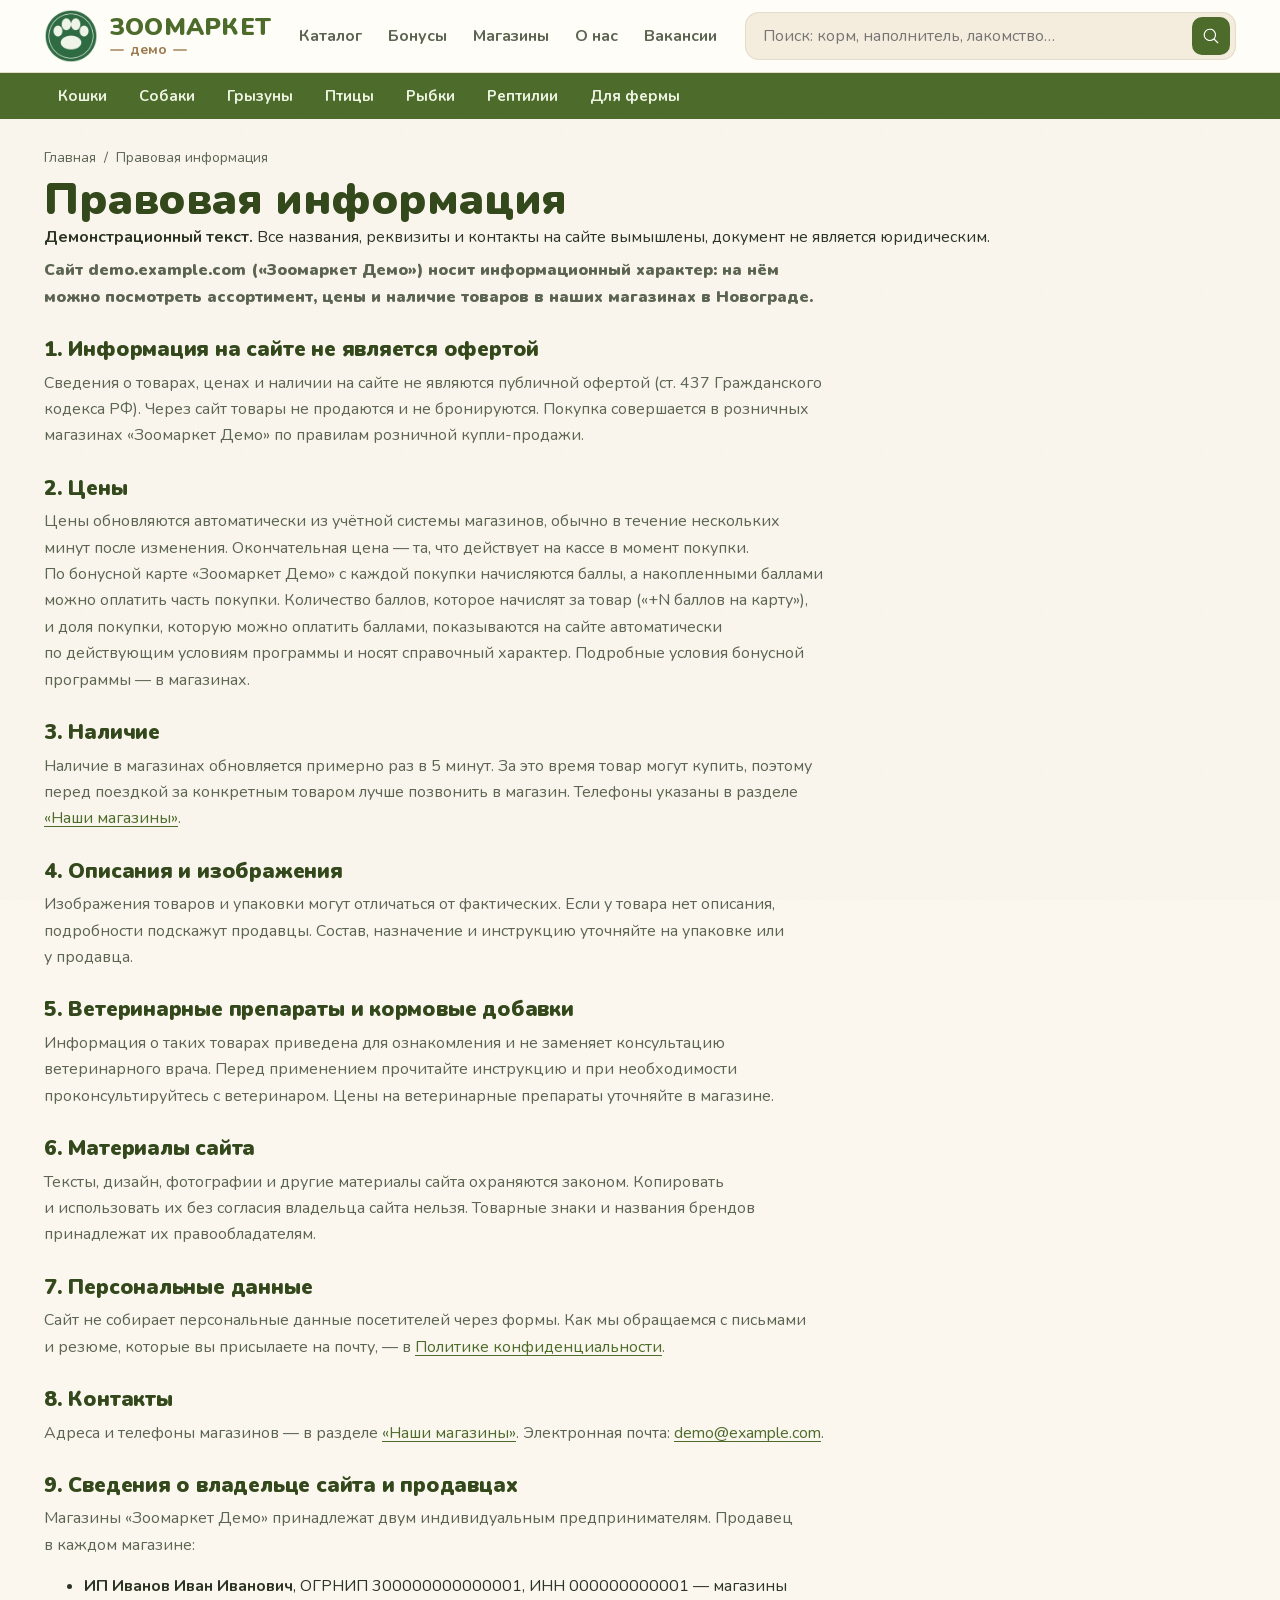
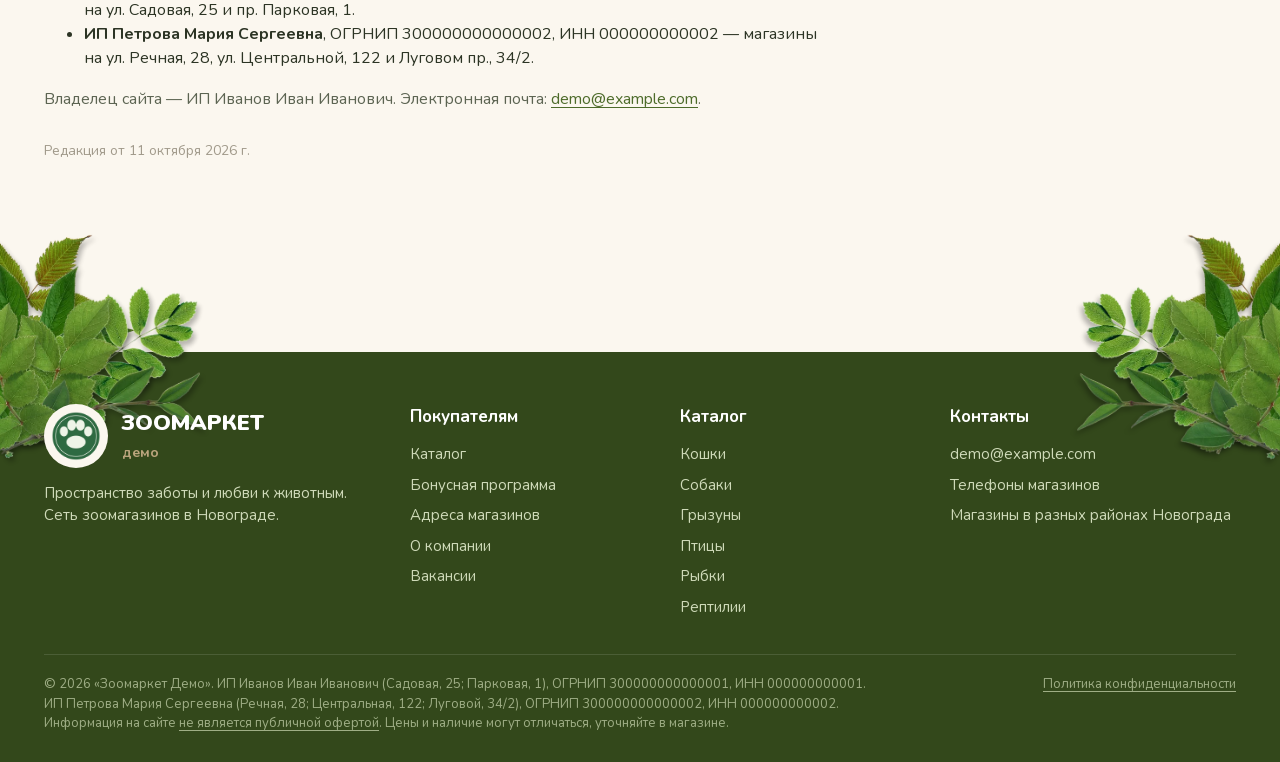
<file: legal.html>
<!doctype html>
<!-- «ПРАВОВАЯ ИНФОРМАЦИЯ». Не оферта (сайт ничего не продаёт), справочные цены/наличие,
     условия бонусной программы (п. 2 — менять вместе с бонусным блоком на главной), реквизиты ИП.
     При изменениях обновлять дату редакции внизу. -->
<html lang="ru">
<head>
<meta charset="utf-8">
<meta name="viewport" content="width=device-width, initial-scale=1">
<title>Правовая информация — Зоомаркет Демо</title>
<meta name="description" content="Правовая информация — Зоомаркет Демо">
<meta name="robots" content="index, follow">
<meta name="theme-color" content="#3f5a22">
<link rel="icon" href="/favicon.ico" sizes="any">
<link rel="icon" type="image/png" sizes="32x32" href="/assets/img/icon-32.png?v=1">
<link rel="icon" type="image/png" sizes="192x192" href="/assets/img/icon-192.png?v=1">
<link rel="apple-touch-icon" href="/apple-touch-icon.png?v=1">
<link rel="preload" href="assets/fonts/nunito-cyr.woff2" as="font" type="font/woff2" crossorigin>
<link rel="stylesheet" href="assets/css/style.css?v=68">
<link rel="stylesheet" href="assets/css/pages.css?v=3">
</head>
<body>

<div class="top">
  <div class="wrap">
    <span>Сеть зоомагазинов в Новограде</span>
    <div class="top-links"><a href="index.html#stores-section">Адреса магазинов</a><a href="index.html#bonus">Бонусная программа</a></div>
  </div>
</div>

<header class="header">
  <div class="wrap">
    <a class="brand" href="index.html" aria-label="Зоомаркет Демо, на главную">
      <img src="assets/img/emblem.png" alt="">
      <div class="brand-name"><b>ЗООМАРКЕТ</b><span>демо</span></div>
    </a>
    <nav class="nav">
      <a href="catalog.html">Каталог</a>
      <a href="index.html#bonus">Бонусы</a>
      <a href="index.html#stores-section">Магазины</a>
      <a href="about.html">О нас</a>
      <a href="vacancies.html">Вакансии</a>
    </nav>
    <form class="search" role="search" data-live>
      <input name="q" type="search" placeholder="Поиск: корм, наполнитель, лакомство…" aria-label="Поиск товаров">
      <button aria-label="Найти"><svg><use href="assets/icons.svg?v=64#search"/></svg></button>
    </form>
    <button class="burger" aria-label="Меню"><svg><use href="assets/icons.svg?v=64#menu"/></svg></button>
  </div>
  <div class="wrap mobile-search">
    <form class="search" role="search" data-live>
      <input name="q" type="search" placeholder="Поиск товаров…" aria-label="Поиск товаров">
      <button aria-label="Найти"><svg><use href="assets/icons.svg?v=64#search"/></svg></button>
    </form>
  </div>
  <div class="wrap drawer">
    <a href="catalog.html">Каталог</a><a href="index.html#bonus">Бонусная программа</a><a href="index.html#stores-section">Магазины</a><a href="index.html#about">О нас</a>
  </div>
</header>
  <nav class="catbar" aria-label="Категории">
    <div class="wrap">
      <a href="catalog.html?animal=cats">Кошки</a><a href="catalog.html?animal=dogs">Собаки</a><a href="catalog.html?animal=rodents">Грызуны</a><a href="catalog.html?animal=birds">Птицы</a><a href="catalog.html?animal=fish">Рыбки</a><a href="catalog.html?animal=reptiles">Рептилии</a><a href="catalog.html?animal=farm">Для фермы</a>
    </div>
  </nav>

<main class="wrap page">
  <div class="page-head">
    <div class="crumbs"><a href="index.html">Главная</a> / <span>Правовая информация</span></div>
    <h1>Правовая информация</h1>
    <p><strong>Демонстрационный текст.</strong> Все названия, реквизиты и&nbsp;контакты на&nbsp;сайте вымышлены, документ не&nbsp;является юридическим.</p>
  </div>
  <div class="legal">
    <p class="pg-lead">Сайт demo.example.com («Зоомаркет Демо») носит информационный характер: на&nbsp;нём можно посмотреть ассортимент, цены и&nbsp;наличие товаров в&nbsp;наших магазинах в&nbsp;Новограде.</p>
    <h2>1. Информация на&nbsp;сайте не&nbsp;является офертой</h2>
    <p>Сведения о&nbsp;товарах, ценах и&nbsp;наличии на&nbsp;сайте не&nbsp;являются публичной офертой (ст.&nbsp;437 Гражданского кодекса РФ). Через сайт товары не&nbsp;продаются и&nbsp;не&nbsp;бронируются. Покупка совершается в&nbsp;розничных магазинах «Зоомаркет Демо» по&nbsp;правилам розничной купли-продажи.</p>
    <h2>2. Цены</h2>
    <p>Цены обновляются автоматически из&nbsp;учётной системы магазинов, обычно в&nbsp;течение нескольких минут после изменения. Окончательная цена&nbsp;— та, что действует на&nbsp;кассе в&nbsp;момент покупки. По&nbsp;бонусной карте «Зоомаркет Демо» с&nbsp;каждой покупки начисляются баллы, а&nbsp;накопленными баллами можно оплатить часть покупки. Количество баллов, которое начислят за&nbsp;товар («+N баллов на&nbsp;карту»), и&nbsp;доля покупки, которую можно оплатить баллами, показываются на&nbsp;сайте автоматически по&nbsp;действующим условиям программы и&nbsp;носят справочный характер. Подробные условия бонусной программы&nbsp;— в&nbsp;магазинах.</p>
    <h2>3. Наличие</h2>
    <p>Наличие в&nbsp;магазинах обновляется примерно раз в&nbsp;5&nbsp;минут. За&nbsp;это время товар могут купить, поэтому перед поездкой за&nbsp;конкретным товаром лучше позвонить в&nbsp;магазин. Телефоны указаны в&nbsp;разделе <a href="index.html#stores-section">«Наши магазины»</a>.</p>
    <h2>4. Описания и&nbsp;изображения</h2>
    <p>Изображения товаров и&nbsp;упаковки могут отличаться от&nbsp;фактических. Если у&nbsp;товара нет описания, подробности подскажут продавцы. Состав, назначение и&nbsp;инструкцию уточняйте на&nbsp;упаковке или у&nbsp;продавца.</p>
    <h2>5. Ветеринарные препараты и&nbsp;кормовые добавки</h2>
    <p>Информация о&nbsp;таких товарах приведена для ознакомления и&nbsp;не&nbsp;заменяет консультацию ветеринарного врача. Перед применением прочитайте инструкцию и&nbsp;при необходимости проконсультируйтесь с&nbsp;ветеринаром. Цены на&nbsp;ветеринарные препараты уточняйте в&nbsp;магазине.</p>
    <h2>6. Материалы сайта</h2>
    <p>Тексты, дизайн, фотографии и&nbsp;другие материалы сайта охраняются законом. Копировать и&nbsp;использовать их без согласия владельца сайта нельзя. Товарные знаки и&nbsp;названия брендов принадлежат их правообладателям.</p>
    <h2>7. Персональные данные</h2>
    <p>Сайт не&nbsp;собирает персональные данные посетителей через формы. Как мы обращаемся с&nbsp;письмами и&nbsp;резюме, которые вы присылаете на&nbsp;почту,&nbsp;— в&nbsp;<a href="privacy.html">Политике конфиденциальности</a>.</p>
    <h2>8. Контакты</h2>
    <p>Адреса и&nbsp;телефоны магазинов&nbsp;— в&nbsp;разделе <a href="index.html#stores-section">«Наши магазины»</a>. Электронная почта: <a href="mailto:demo@example.com">demo@example.com</a>.</p>
    <h2>9. Сведения о&nbsp;владельце сайта и&nbsp;продавцах</h2>
    <p>Магазины «Зоомаркет Демо» принадлежат двум индивидуальным предпринимателям. Продавец в&nbsp;каждом магазине:</p>
    <ul>
      <li><b>ИП Иванов Иван Иванович</b>, ОГРНИП&nbsp;300000000000001, ИНН&nbsp;000000000001&nbsp;— магазины на&nbsp;ул.&nbsp;Садовая,&nbsp;25 и&nbsp;пр.&nbsp;Парковая,&nbsp;1.</li>
      <li><b>ИП Петрова Мария Сергеевна</b>, ОГРНИП&nbsp;300000000000002, ИНН&nbsp;000000000002&nbsp;— магазины на&nbsp;ул.&nbsp;Речная,&nbsp;28, ул.&nbsp;Центральной,&nbsp;122 и&nbsp;Луговом пр.,&nbsp;34/2.</li>
    </ul>
    <p>Владелец сайта&nbsp;— ИП Иванов Иван Иванович. Электронная почта: <a href="mailto:demo@example.com">demo@example.com</a>.</p>
    <p class="legal-date">Редакция от&nbsp;11&nbsp;октября 2026&nbsp;г.</p>
  </div>
</main>

<footer class="footer">
  <img class="f-leaves l" src="assets/img/branch-corner.webp" alt="" aria-hidden="true">
  <img class="f-leaves r" src="assets/img/branch-corner.webp" alt="" aria-hidden="true">
  <div class="wrap">
    <div class="footer-grid">
      <div>
        <div class="f-brand"><div class="em"><img src="assets/img/emblem.png" alt=""></div><div><b>ЗООМАРКЕТ</b><span>демо</span></div></div>
        <p>Пространство заботы и любви к животным. Сеть зоомагазинов в Новограде.</p>
      </div>
      <div>
        <h4>Покупателям</h4>
        <ul><li><a href="catalog.html">Каталог</a></li><li><a href="index.html#bonus">Бонусная программа</a></li><li><a href="index.html#stores-section">Адреса магазинов</a></li><li><a href="about.html">О компании</a></li><li><a href="vacancies.html">Вакансии</a></li></ul>
      </div>
      <div>
        <h4>Каталог</h4>
        <ul><li><a href="catalog.html?animal=cats">Кошки</a></li><li><a href="catalog.html?animal=dogs">Собаки</a></li><li><a href="catalog.html?animal=rodents">Грызуны</a></li><li><a href="catalog.html?animal=birds">Птицы</a></li><li><a href="catalog.html?animal=fish">Рыбки</a></li><li><a href="catalog.html?animal=reptiles">Рептилии</a></li></ul>
      </div>
      <div>
        <h4>Контакты</h4>
        <ul><li><a href="mailto:demo@example.com">demo@example.com</a></li><li><a href="index.html#stores-section">Телефоны магазинов</a></li><li>Магазины в разных районах Новограда</li></ul>
      </div>
    </div>
    <div class="footer-bottom">
      <span>© 2026 «Зоомаркет Демо». ИП Иванов Иван Иванович (Садовая,&nbsp;25; Парковая,&nbsp;1), ОГРНИП&nbsp;300000000000001, ИНН&nbsp;000000000001.<br>ИП Петрова Мария Сергеевна (Речная,&nbsp;28; Центральная,&nbsp;122; Луговой,&nbsp;34/2), ОГРНИП&nbsp;300000000000002, ИНН&nbsp;000000000002.<br>Информация на сайте <a href="legal.html">не является публичной офертой</a>. Цены и наличие могут отличаться, уточняйте в магазине.</span>
      <a href="privacy.html">Политика конфиденциальности</a>
    </div>
  </div>
</footer>

<script src="assets/js/vendor/lenis.min.js"></script>
<script src="assets/js/smooth.js?v=64"></script>
<script src="assets/js/search.js?v=64"></script>
<script src="assets/js/site.js?v=74"></script>
</body>
</html>
</file>
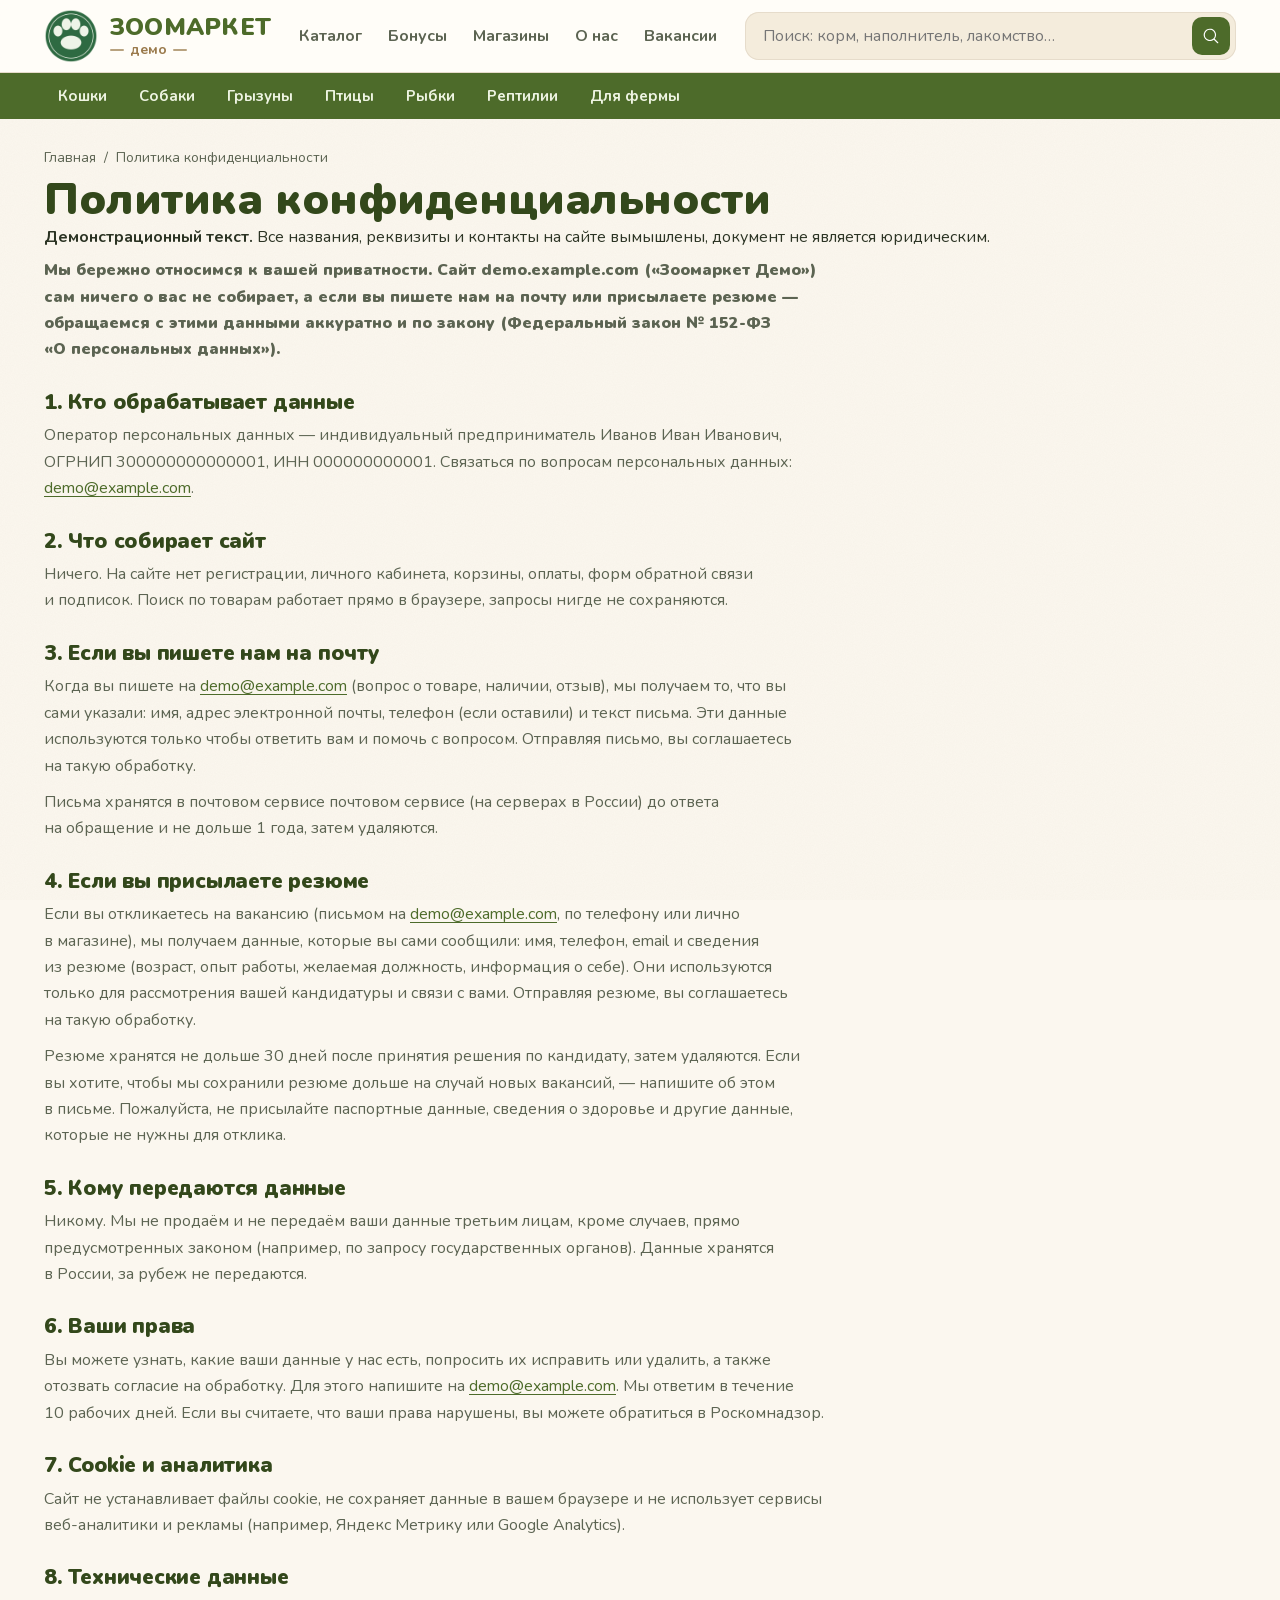
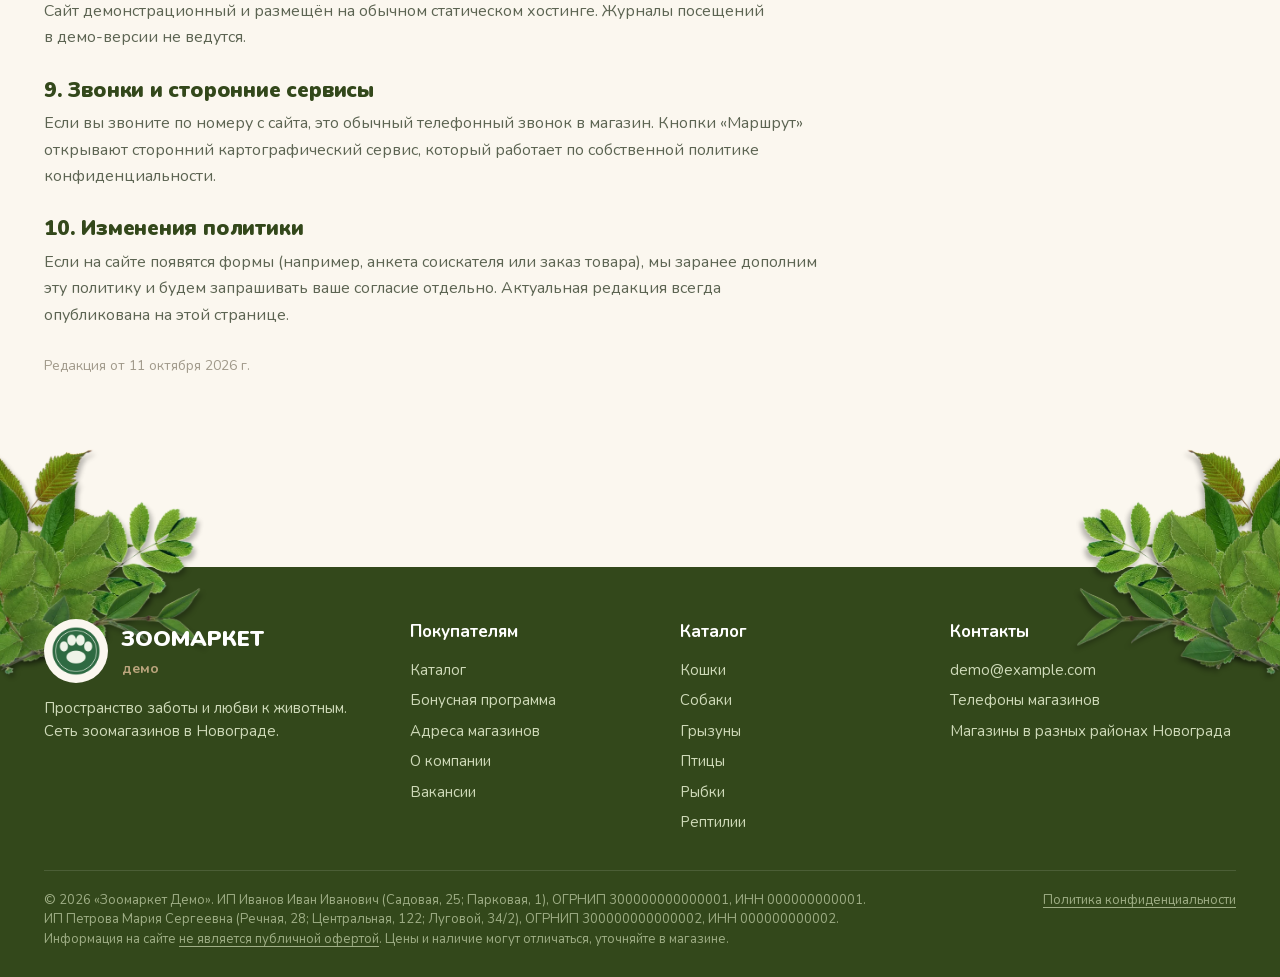
<file: privacy.html>
<!doctype html>
<!-- Демонстрационная политика конфиденциальности: вымышленный оператор, текст для показа вида страницы -->
<html lang="ru">
<head>
<meta charset="utf-8">
<meta name="viewport" content="width=device-width, initial-scale=1">
<title>Политика конфиденциальности — Зоомаркет Демо</title>
<meta name="description" content="Политика конфиденциальности — Зоомаркет Демо">
<meta name="robots" content="index, follow">
<meta name="theme-color" content="#3f5a22">
<link rel="icon" href="/favicon.ico" sizes="any">
<link rel="icon" type="image/png" sizes="32x32" href="/assets/img/icon-32.png?v=1">
<link rel="icon" type="image/png" sizes="192x192" href="/assets/img/icon-192.png?v=1">
<link rel="apple-touch-icon" href="/apple-touch-icon.png?v=1">
<link rel="preload" href="assets/fonts/nunito-cyr.woff2" as="font" type="font/woff2" crossorigin>
<link rel="stylesheet" href="assets/css/style.css?v=68">
<link rel="stylesheet" href="assets/css/pages.css?v=3">
</head>
<body>

<div class="top">
  <div class="wrap">
    <span>Сеть зоомагазинов в Новограде</span>
    <div class="top-links"><a href="index.html#stores-section">Адреса магазинов</a><a href="index.html#bonus">Бонусная программа</a></div>
  </div>
</div>

<header class="header">
  <div class="wrap">
    <a class="brand" href="index.html" aria-label="Зоомаркет Демо, на главную">
      <img src="assets/img/emblem.png" alt="">
      <div class="brand-name"><b>ЗООМАРКЕТ</b><span>демо</span></div>
    </a>
    <nav class="nav">
      <a href="catalog.html">Каталог</a>
      <a href="index.html#bonus">Бонусы</a>
      <a href="index.html#stores-section">Магазины</a>
      <a href="about.html">О нас</a>
      <a href="vacancies.html">Вакансии</a>
    </nav>
    <form class="search" role="search" data-live>
      <input name="q" type="search" placeholder="Поиск: корм, наполнитель, лакомство…" aria-label="Поиск товаров">
      <button aria-label="Найти"><svg><use href="assets/icons.svg?v=64#search"/></svg></button>
    </form>
    <button class="burger" aria-label="Меню"><svg><use href="assets/icons.svg?v=64#menu"/></svg></button>
  </div>
  <div class="wrap mobile-search">
    <form class="search" role="search" data-live>
      <input name="q" type="search" placeholder="Поиск товаров…" aria-label="Поиск товаров">
      <button aria-label="Найти"><svg><use href="assets/icons.svg?v=64#search"/></svg></button>
    </form>
  </div>
  <div class="wrap drawer">
    <a href="catalog.html">Каталог</a><a href="index.html#bonus">Бонусная программа</a><a href="index.html#stores-section">Магазины</a><a href="index.html#about">О нас</a>
  </div>
</header>
  <nav class="catbar" aria-label="Категории">
    <div class="wrap">
      <a href="catalog.html?animal=cats">Кошки</a><a href="catalog.html?animal=dogs">Собаки</a><a href="catalog.html?animal=rodents">Грызуны</a><a href="catalog.html?animal=birds">Птицы</a><a href="catalog.html?animal=fish">Рыбки</a><a href="catalog.html?animal=reptiles">Рептилии</a><a href="catalog.html?animal=farm">Для фермы</a>
    </div>
  </nav>

<main class="wrap page">
  <div class="page-head">
    <div class="crumbs"><a href="index.html">Главная</a> / <span>Политика конфиденциальности</span></div>
    <h1>Политика конфиденциальности</h1>
    <p><strong>Демонстрационный текст.</strong> Все названия, реквизиты и&nbsp;контакты на&nbsp;сайте вымышлены, документ не&nbsp;является юридическим.</p>
  </div>
  <div class="legal">
    <p class="pg-lead">Мы бережно относимся к&nbsp;вашей приватности. Сайт demo.example.com («Зоомаркет Демо») сам ничего о&nbsp;вас не&nbsp;собирает, а&nbsp;если вы пишете нам на&nbsp;почту или присылаете резюме&nbsp;— обращаемся с&nbsp;этими данными аккуратно и&nbsp;по&nbsp;закону (Федеральный закон №&nbsp;152-ФЗ «О&nbsp;персональных данных»).</p>
    <h2>1. Кто обрабатывает данные</h2>
    <p>Оператор персональных данных&nbsp;— индивидуальный предприниматель Иванов Иван Иванович, ОГРНИП&nbsp;300000000000001, ИНН&nbsp;000000000001. Связаться по&nbsp;вопросам персональных данных: <a href="mailto:demo@example.com">demo@example.com</a>.</p>
    <h2>2. Что собирает сайт</h2>
    <p>Ничего. На&nbsp;сайте нет регистрации, личного кабинета, корзины, оплаты, форм обратной связи и&nbsp;подписок. Поиск по&nbsp;товарам работает прямо в&nbsp;браузере, запросы нигде не&nbsp;сохраняются.</p>
    <h2>3. Если вы пишете нам на&nbsp;почту</h2>
    <p>Когда вы пишете на&nbsp;<a href="mailto:demo@example.com">demo@example.com</a> (вопрос о&nbsp;товаре, наличии, отзыв), мы получаем то, что вы сами указали: имя, адрес электронной почты, телефон (если оставили) и&nbsp;текст письма. Эти данные используются только чтобы ответить вам и&nbsp;помочь с&nbsp;вопросом. Отправляя письмо, вы соглашаетесь на&nbsp;такую обработку.</p>
    <p>Письма хранятся в&nbsp;почтовом сервисе почтовом сервисе (на&nbsp;серверах в&nbsp;России) до&nbsp;ответа на&nbsp;обращение и&nbsp;не&nbsp;дольше 1&nbsp;года, затем удаляются.</p>
    <h2>4. Если вы присылаете резюме</h2>
    <p>Если вы откликаетесь на&nbsp;вакансию (письмом на&nbsp;<a href="mailto:demo@example.com">demo@example.com</a>, по&nbsp;телефону или лично в&nbsp;магазине), мы получаем данные, которые вы сами сообщили: имя, телефон, email и&nbsp;сведения из&nbsp;резюме (возраст, опыт работы, желаемая должность, информация о&nbsp;себе). Они используются только для рассмотрения вашей кандидатуры и&nbsp;связи с&nbsp;вами. Отправляя резюме, вы соглашаетесь на&nbsp;такую обработку.</p>
    <p>Резюме хранятся не&nbsp;дольше 30&nbsp;дней после принятия решения по&nbsp;кандидату, затем удаляются. Если вы хотите, чтобы мы сохранили резюме дольше на&nbsp;случай новых вакансий,&nbsp;— напишите об&nbsp;этом в&nbsp;письме. Пожалуйста, не&nbsp;присылайте паспортные данные, сведения о&nbsp;здоровье и&nbsp;другие данные, которые не&nbsp;нужны для отклика.</p>
    <h2>5. Кому передаются данные</h2>
    <p>Никому. Мы не&nbsp;продаём и&nbsp;не&nbsp;передаём ваши данные третьим лицам, кроме случаев, прямо предусмотренных законом (например, по&nbsp;запросу государственных органов). Данные хранятся в&nbsp;России, за&nbsp;рубеж не&nbsp;передаются.</p>
    <h2>6. Ваши права</h2>
    <p>Вы можете узнать, какие ваши данные у&nbsp;нас есть, попросить их исправить или удалить, а&nbsp;также отозвать согласие на&nbsp;обработку. Для этого напишите на&nbsp;<a href="mailto:demo@example.com">demo@example.com</a>. Мы ответим в&nbsp;течение 10&nbsp;рабочих дней. Если вы считаете, что ваши права нарушены, вы можете обратиться в&nbsp;Роскомнадзор.</p>
    <h2>7. Cookie и&nbsp;аналитика</h2>
    <p>Сайт не&nbsp;устанавливает файлы cookie, не&nbsp;сохраняет данные в&nbsp;вашем браузере и&nbsp;не&nbsp;использует сервисы веб-аналитики и&nbsp;рекламы (например, Яндекс&nbsp;Метрику или Google&nbsp;Analytics).</p>
    <h2>8. Технические данные</h2>
    <p>Сайт демонстрационный и&nbsp;размещён на&nbsp;обычном статическом хостинге. Журналы посещений в&nbsp;демо-версии не&nbsp;ведутся.</p>
    <h2>9. Звонки и&nbsp;сторонние сервисы</h2>
    <p>Если вы звоните по&nbsp;номеру с&nbsp;сайта, это обычный телефонный звонок в&nbsp;магазин. Кнопки «Маршрут» открывают сторонний картографический сервис, который работает по&nbsp;собственной политике конфиденциальности.</p>
    <h2>10. Изменения политики</h2>
    <p>Если на&nbsp;сайте появятся формы (например, анкета соискателя или заказ товара), мы заранее дополним эту политику и&nbsp;будем запрашивать ваше согласие отдельно. Актуальная редакция всегда опубликована на&nbsp;этой странице.</p>
    <p class="legal-date">Редакция от&nbsp;11&nbsp;октября 2026&nbsp;г.</p>
  </div>
</main>

<footer class="footer">
  <img class="f-leaves l" src="assets/img/branch-corner.webp" alt="" aria-hidden="true">
  <img class="f-leaves r" src="assets/img/branch-corner.webp" alt="" aria-hidden="true">
  <div class="wrap">
    <div class="footer-grid">
      <div>
        <div class="f-brand"><div class="em"><img src="assets/img/emblem.png" alt=""></div><div><b>ЗООМАРКЕТ</b><span>демо</span></div></div>
        <p>Пространство заботы и любви к животным. Сеть зоомагазинов в Новограде.</p>
      </div>
      <div>
        <h4>Покупателям</h4>
        <ul><li><a href="catalog.html">Каталог</a></li><li><a href="index.html#bonus">Бонусная программа</a></li><li><a href="index.html#stores-section">Адреса магазинов</a></li><li><a href="about.html">О компании</a></li><li><a href="vacancies.html">Вакансии</a></li></ul>
      </div>
      <div>
        <h4>Каталог</h4>
        <ul><li><a href="catalog.html?animal=cats">Кошки</a></li><li><a href="catalog.html?animal=dogs">Собаки</a></li><li><a href="catalog.html?animal=rodents">Грызуны</a></li><li><a href="catalog.html?animal=birds">Птицы</a></li><li><a href="catalog.html?animal=fish">Рыбки</a></li><li><a href="catalog.html?animal=reptiles">Рептилии</a></li></ul>
      </div>
      <div>
        <h4>Контакты</h4>
        <ul><li><a href="mailto:demo@example.com">demo@example.com</a></li><li><a href="index.html#stores-section">Телефоны магазинов</a></li><li>Магазины в разных районах Новограда</li></ul>
      </div>
    </div>
    <div class="footer-bottom">
      <span>© 2026 «Зоомаркет Демо». ИП Иванов Иван Иванович (Садовая,&nbsp;25; Парковая,&nbsp;1), ОГРНИП&nbsp;300000000000001, ИНН&nbsp;000000000001.<br>ИП Петрова Мария Сергеевна (Речная,&nbsp;28; Центральная,&nbsp;122; Луговой,&nbsp;34/2), ОГРНИП&nbsp;300000000000002, ИНН&nbsp;000000000002.<br>Информация на сайте <a href="legal.html">не является публичной офертой</a>. Цены и наличие могут отличаться, уточняйте в магазине.</span>
      <a href="privacy.html">Политика конфиденциальности</a>
    </div>
  </div>
</footer>

<script src="assets/js/vendor/lenis.min.js"></script>
<script src="assets/js/smooth.js?v=64"></script>
<script src="assets/js/search.js?v=64"></script>
<script src="assets/js/site.js?v=74"></script>
</body>
</html>
</file>
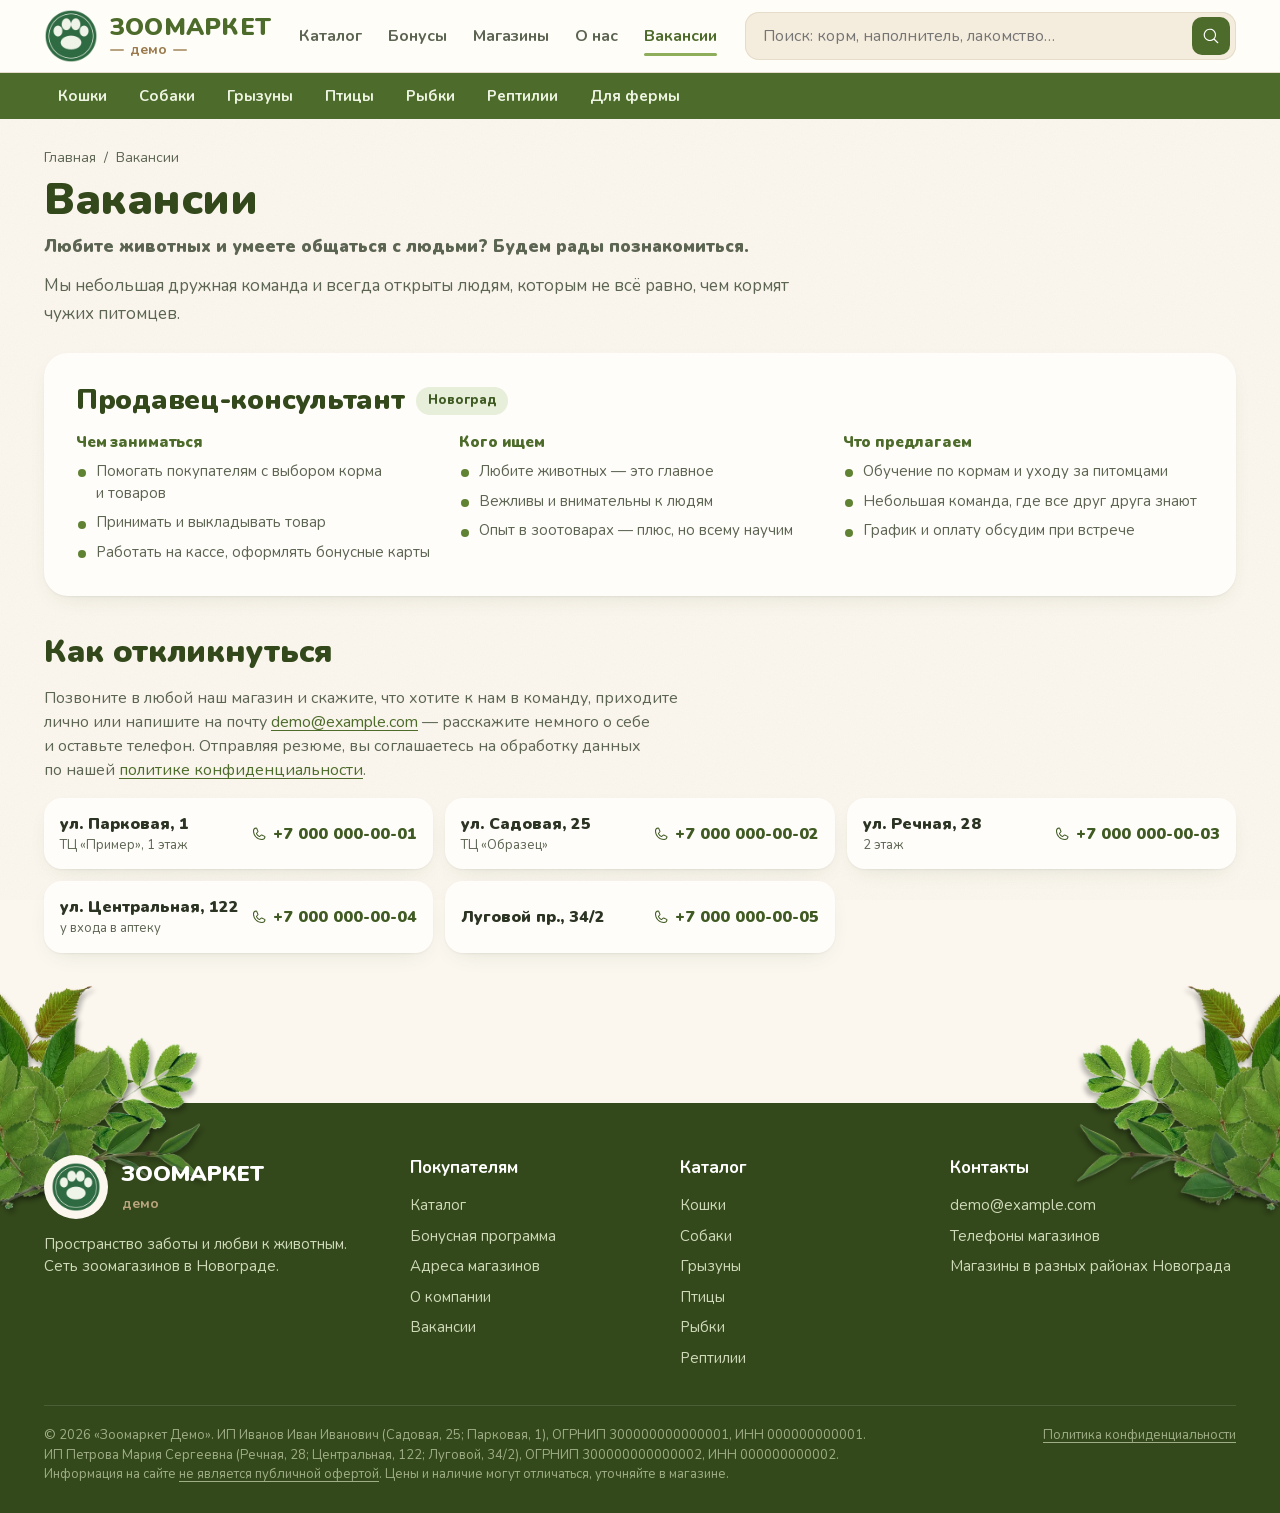
<file: vacancies.html>
<!doctype html>
<!-- «ВАКАНСИИ». Текст вакансии — ЧЕРНОВИК (условия, график — уточнить у заказчика).
     Отклик: звонок в магазин или письмо на demo@example.com; при появлении анкеты-формы
     обновить privacy.html и уведомление в РКН. Стили — pages.css. -->
<html lang="ru">
<head>
<meta charset="utf-8">
<meta name="viewport" content="width=device-width, initial-scale=1">
<title>Вакансии — Зоомаркет Демо</title>
<meta name="description" content="Вакансии зоомаркета «Зоомаркет Демо» в Новограде.">
<meta name="robots" content="index, follow">
<meta name="theme-color" content="#3f5a22">
<link rel="icon" href="/favicon.ico" sizes="any">
<link rel="icon" type="image/png" sizes="32x32" href="/assets/img/icon-32.png?v=1">
<link rel="icon" type="image/png" sizes="192x192" href="/assets/img/icon-192.png?v=1">
<link rel="apple-touch-icon" href="/apple-touch-icon.png?v=1">
<link rel="preload" href="assets/fonts/nunito-cyr.woff2" as="font" type="font/woff2" crossorigin>
<link rel="stylesheet" href="assets/css/style.css?v=68">
<link rel="stylesheet" href="assets/css/pages.css?v=3">
</head>
<body>

<div class="top">
  <div class="wrap">
    <span>Сеть зоомагазинов в Новограде</span>
    <div class="top-links"><a href="index.html#stores-section">Адреса магазинов</a><a href="index.html#bonus">Бонусная программа</a></div>
  </div>
</div>

<header class="header">
  <div class="wrap">
    <a class="brand" href="index.html" aria-label="Зоомаркет Демо, на главную">
      <img src="assets/img/emblem.png" alt="">
      <div class="brand-name"><b>ЗООМАРКЕТ</b><span>демо</span></div>
    </a>
    <nav class="nav">
      <a href="catalog.html">Каталог</a>
      <a href="index.html#bonus">Бонусы</a>
      <a href="index.html#stores-section">Магазины</a>
      <a href="about.html">О нас</a>
      <a class="active" href="vacancies.html">Вакансии</a>
    </nav>
    <form class="search" role="search" data-live>
      <input name="q" type="search" placeholder="Поиск: корм, наполнитель, лакомство…" aria-label="Поиск товаров">
      <button aria-label="Найти"><svg><use href="assets/icons.svg?v=64#search"/></svg></button>
    </form>
    <button class="burger" aria-label="Меню"><svg><use href="assets/icons.svg?v=64#menu"/></svg></button>
  </div>
  <div class="wrap mobile-search">
    <form class="search" role="search" data-live>
      <input name="q" type="search" placeholder="Поиск товаров…" aria-label="Поиск товаров">
      <button aria-label="Найти"><svg><use href="assets/icons.svg?v=64#search"/></svg></button>
    </form>
  </div>
  <div class="wrap drawer">
    <a href="catalog.html">Каталог</a><a href="index.html#bonus">Бонусная программа</a><a href="index.html#stores-section">Магазины</a><a href="index.html#about">О нас</a>
  </div>
</header>
  <nav class="catbar" aria-label="Категории">
    <div class="wrap">
      <a href="catalog.html?animal=cats">Кошки</a><a href="catalog.html?animal=dogs">Собаки</a><a href="catalog.html?animal=rodents">Грызуны</a><a href="catalog.html?animal=birds">Птицы</a><a href="catalog.html?animal=fish">Рыбки</a><a href="catalog.html?animal=reptiles">Рептилии</a><a href="catalog.html?animal=farm">Для фермы</a>
    </div>
  </nav>

<main class="wrap page">
  <div class="page-head">
    <div class="crumbs"><a href="index.html">Главная</a> / <span>Вакансии</span></div>
    <h1>Вакансии</h1>
  </div>
  <!-- ТЕКСТ-ЧЕРНОВИК: согласовать с Аделью (должности, график, условия) -->
  <section class="pg-intro">
    <p class="pg-lead">Любите животных и&nbsp;умеете общаться с&nbsp;людьми? Будем рады познакомиться.</p>
    <p>Мы небольшая дружная команда и&nbsp;всегда открыты людям, которым не&nbsp;всё равно, чем кормят чужих питомцев.</p>
  </section>
  <article class="pg-job">
    <div class="pg-job-head"><h2>Продавец-консультант</h2><span class="pg-tag">Новоград</span></div>
    <div class="pg-job-grid">
      <div><h3>Чем заниматься</h3><ul><li>Помогать покупателям с&nbsp;выбором корма и&nbsp;товаров</li><li>Принимать и&nbsp;выкладывать товар</li><li>Работать на&nbsp;кассе, оформлять бонусные карты</li></ul></div>
      <div><h3>Кого ищем</h3><ul><li>Любите животных&nbsp;— это главное</li><li>Вежливы и&nbsp;внимательны к&nbsp;людям</li><li>Опыт в&nbsp;зоотоварах&nbsp;— плюс, но&nbsp;всему научим</li></ul></div>
      <div><h3>Что предлагаем</h3><ul><li>Обучение по&nbsp;кормам и&nbsp;уходу за&nbsp;питомцами</li><li>Небольшая команда, где все друг друга знают</li><li>График и&nbsp;оплату обсудим при встрече</li></ul></div>
    </div>
  </article>
  <h2 class="pg-h2">Как откликнуться</h2>
  <p class="pg-note">Позвоните в&nbsp;любой наш магазин и&nbsp;скажите, что хотите к&nbsp;нам в&nbsp;команду, приходите лично или напишите на&nbsp;почту <a href="mailto:demo@example.com">demo@example.com</a>&nbsp;— расскажите немного о&nbsp;себе и&nbsp;оставьте телефон. Отправляя резюме, вы соглашаетесь на&nbsp;обработку данных по&nbsp;нашей <a href="privacy.html">политике конфиденциальности</a>.</p>
  <ul class="pg-phones"><li><div><b>ул. Парковая, 1</b><span>ТЦ «Пример», 1 этаж</span></div><a class="pg-tel" href="tel:+70000000001"><svg><use href="assets/icons.svg?v=64#phone"/></svg>+7 000 000-00-01</a></li><li><div><b>ул. Садовая, 25</b><span>ТЦ «Образец»</span></div><a class="pg-tel" href="tel:+70000000002"><svg><use href="assets/icons.svg?v=64#phone"/></svg>+7 000 000-00-02</a></li><li><div><b>ул. Речная, 28</b><span>2 этаж</span></div><a class="pg-tel" href="tel:+70000000003"><svg><use href="assets/icons.svg?v=64#phone"/></svg>+7 000 000-00-03</a></li><li><div><b>ул. Центральная, 122</b><span>у входа в аптеку</span></div><a class="pg-tel" href="tel:+70000000004"><svg><use href="assets/icons.svg?v=64#phone"/></svg>+7 000 000-00-04</a></li><li><div><b>Луговой пр., 34/2</b></div><a class="pg-tel" href="tel:+70000000005"><svg><use href="assets/icons.svg?v=64#phone"/></svg>+7 000 000-00-05</a></li></ul>
</main>

<footer class="footer">
  <img class="f-leaves l" src="assets/img/branch-corner.webp" alt="" aria-hidden="true">
  <img class="f-leaves r" src="assets/img/branch-corner.webp" alt="" aria-hidden="true">
  <div class="wrap">
    <div class="footer-grid">
      <div>
        <div class="f-brand"><div class="em"><img src="assets/img/emblem.png" alt=""></div><div><b>ЗООМАРКЕТ</b><span>демо</span></div></div>
        <p>Пространство заботы и любви к животным. Сеть зоомагазинов в Новограде.</p>
      </div>
      <div>
        <h4>Покупателям</h4>
        <ul><li><a href="catalog.html">Каталог</a></li><li><a href="index.html#bonus">Бонусная программа</a></li><li><a href="index.html#stores-section">Адреса магазинов</a></li><li><a href="about.html">О компании</a></li><li><a href="vacancies.html">Вакансии</a></li></ul>
      </div>
      <div>
        <h4>Каталог</h4>
        <ul><li><a href="catalog.html?animal=cats">Кошки</a></li><li><a href="catalog.html?animal=dogs">Собаки</a></li><li><a href="catalog.html?animal=rodents">Грызуны</a></li><li><a href="catalog.html?animal=birds">Птицы</a></li><li><a href="catalog.html?animal=fish">Рыбки</a></li><li><a href="catalog.html?animal=reptiles">Рептилии</a></li></ul>
      </div>
      <div>
        <h4>Контакты</h4>
        <ul><li><a href="mailto:demo@example.com">demo@example.com</a></li><li><a href="index.html#stores-section">Телефоны магазинов</a></li><li>Магазины в разных районах Новограда</li></ul>
      </div>
    </div>
    <div class="footer-bottom">
      <span>© 2026 «Зоомаркет Демо». ИП Иванов Иван Иванович (Садовая,&nbsp;25; Парковая,&nbsp;1), ОГРНИП&nbsp;300000000000001, ИНН&nbsp;000000000001.<br>ИП Петрова Мария Сергеевна (Речная,&nbsp;28; Центральная,&nbsp;122; Луговой,&nbsp;34/2), ОГРНИП&nbsp;300000000000002, ИНН&nbsp;000000000002.<br>Информация на сайте <a href="legal.html">не является публичной офертой</a>. Цены и наличие могут отличаться, уточняйте в магазине.</span>
      <a href="privacy.html">Политика конфиденциальности</a>
    </div>
  </div>
</footer>

<script src="assets/js/vendor/lenis.min.js"></script>
<script src="assets/js/smooth.js?v=64"></script>
<script src="assets/js/search.js?v=64"></script>
<script src="assets/js/site.js?v=74"></script>
</body>
</html>
</file>
<file: assets/css/style.css>
/* ============================================================================
   Стили сайта «Зоомаркет Демо» (все страницы). Шрифт Nunito — свой, в assets/fonts.
   Доп. стили страниц «О компании», «Вакансии», правовых — в pages.css.

   ВАЖНО: файл рос слоями. Внизу идут блоки «v9 … v63» — они ПЕРЕОПРЕДЕЛЯЮТ
   правила выше (порядок важен). Если правка «не действует» — поищите тот же
   селектор ниже по файлу (Cmd+F).

   Оглавление (по порядку в файле):
   • переменные (:root) — цвета, тени, радиусы, ширина контента
   • кнопки · шапка/меню/поиск · первый экран · секции · карточки питомцев
     · бонусы и «Проверьте наличие» · магазины · подвал
   • страница каталога (вкладки, фильтры, сетка, карточка товара)
   • слои доработок v9 → v63: украшения, фон с листьями и следами, видео
     в герое, плавность, карточка-перевёртыш, мобильные фиксы, лоадер,
     подъём блоков при прокрутке, подсказки поиска, ленты разделов/подгрупп.
   ============================================================================ */
@font-face{font-family:Nunito;src:url(../fonts/nunito-cyr.woff2) format('woff2');font-weight:300 900;font-display:swap;unicode-range:U+0301,U+0400-045F,U+0490-0491,U+04B0-04B1,U+2116}
@font-face{font-family:Nunito;src:url(../fonts/nunito-lat.woff2) format('woff2');font-weight:300 900;font-display:swap;unicode-range:U+0000-00FF,U+0131,U+0152-0153,U+02BB-02BC,U+02C6,U+02DA,U+02DC,U+2000-206F,U+20AC,U+2122,U+2191,U+2193,U+2212,U+2215,U+FEFF,U+FFFD}

:root{
  --green-900:#33481b;
  --green-800:#3f5a22;
  --green-700:#4d6b2a;
  --green-600:#5f8233;
  --green-400:#8fae5c;
  --green-100:#e7eed9;
  --cream:#fbf7ef;
  --cream-2:#f4ecdc;
  --sand:#eadfc8;
  --brown:#9a7a4c;
  --brown-700:#7a5f39;
  --ink:#2c3424;
  --ink-2:#5c6452;
  --line:#e6dccb;
  --white:#fffdf9;
  --radius:20px;
  --radius-sm:12px;
  --shadow:0 1px 2px rgba(51,72,27,.06),0 8px 24px -12px rgba(51,72,27,.18);
  --shadow-lg:0 2px 4px rgba(51,72,27,.06),0 24px 48px -20px rgba(51,72,27,.28);
  --wrap:1240px;
}
*{box-sizing:border-box}
html{-webkit-text-size-adjust:100%;scroll-behavior:smooth}
body{margin:0;font-family:Nunito,system-ui,-apple-system,"Segoe UI",sans-serif;color:var(--ink);background:var(--cream);font-size:16px;line-height:1.5;-webkit-font-smoothing:antialiased}
img{max-width:100%;display:block}
a{color:inherit;text-decoration:none}
button,input,select{font:inherit;color:inherit}
h1,h2,h3{margin:0;line-height:1.12;letter-spacing:-.01em;color:var(--green-900)}
p{margin:0}
.wrap{max-width:var(--wrap);margin:0 auto;padding:0 24px}
@media (max-width:640px){.wrap{padding:0 16px}}
.sr{position:absolute;width:1px;height:1px;overflow:hidden;clip:rect(0 0 0 0)}

/* buttons */
/* ---------- кнопки ---------- */
.btn{display:inline-flex;align-items:center;gap:10px;height:50px;padding:0 26px;border-radius:14px;border:0;cursor:pointer;font-weight:800;font-size:16px;transition:transform .15s ease,background-color .2s ease,box-shadow .2s ease;white-space:nowrap}
.btn:active{transform:scale(.97)}
.btn-primary{background:var(--green-700);color:#fff;box-shadow:0 8px 20px -10px rgba(63,90,34,.7)}
.btn-primary:hover{background:var(--green-800)}
.btn-ghost{background:transparent;color:var(--green-800);box-shadow:inset 0 0 0 2px var(--green-400)}
.btn-ghost:hover{background:var(--green-100)}
.btn-light{background:var(--cream);color:var(--green-900)}
.btn-light:hover{background:#fff}
.btn svg{width:18px;height:18px}

/* header */
/* ---------- верхняя строка и шапка: логотип, меню, поиск, мобильное меню ---------- */
.top{background:var(--green-800);color:#e9f0dc;font-size:14px}
.top .wrap{display:flex;justify-content:space-between;align-items:center;height:38px;gap:16px}
.top a:hover{color:#fff}
.top-links{display:flex;gap:22px}
@media (max-width:760px){.top-links{display:none}.top .wrap{justify-content:center}}

.header{position:sticky;top:0;z-index:50;background:rgba(255,253,249,.92);backdrop-filter:saturate(1.4) blur(12px);-webkit-backdrop-filter:saturate(1.4) blur(12px);border-bottom:1px solid var(--line)}
.header .wrap{display:flex;align-items:center;gap:28px;height:84px}
.brand{display:flex;align-items:center;gap:12px;flex-shrink:0}
.brand img{width:62px;height:auto}
.brand-name{display:flex;flex-direction:column;line-height:1}
.brand-name b{font-size:26px;font-weight:900;color:var(--green-700);letter-spacing:.01em}
.brand-name span{font-size:14px;color:var(--brown);font-weight:700;margin-top:4px;display:flex;align-items:center;gap:6px}
.brand-name span::before,.brand-name span::after{content:"";height:2px;width:14px;background:var(--brown);border-radius:2px;opacity:.7}
.nav{display:flex;gap:26px;font-weight:700;color:var(--ink-2)}
.nav a{position:relative;padding:6px 0}
.nav a:hover,.nav a.active{color:var(--green-700)}
.nav a.active::after{content:"";position:absolute;left:0;right:0;bottom:-2px;height:3px;border-radius:3px;background:var(--green-400)}
.search{flex:1;display:flex;align-items:center;height:48px;border-radius:14px;background:var(--cream-2);padding:0 6px 0 16px;box-shadow:inset 0 0 0 1px var(--line);transition:box-shadow .2s}
.search:focus-within{box-shadow:inset 0 0 0 2px var(--green-400);background:#fff}
.search input{flex:1;border:0;background:transparent;outline:0;min-width:0;height:100%}
.search button{width:38px;height:38px;border-radius:10px;border:0;background:var(--green-700);color:#fff;display:grid;place-items:center;cursor:pointer}
.search button svg{width:18px;height:18px}
.burger{display:none;width:44px;height:44px;border-radius:12px;border:0;background:var(--cream-2);cursor:pointer;place-items:center}
.burger svg{width:22px;height:22px}
@media (max-width:1080px){.nav{display:none}.burger{display:grid}}
@media (max-width:640px){
  .header .wrap{height:70px;gap:12px}
  .brand img{width:48px}.brand-name b{font-size:20px}.brand-name span{font-size:12px}
  .header .search{display:none}
}
.header .mobile-search{display:none;height:auto;padding-bottom:12px}
@media (max-width:640px){.header .mobile-search{display:block}.mobile-search .search{display:flex}}
.header .drawer{display:none;height:auto;border-top:1px solid var(--line);padding-top:8px;padding-bottom:16px}
.header .drawer.open{display:block}
.drawer a{display:block;padding:12px 0;font-weight:700;font-size:18px;border-bottom:1px solid var(--line)}

/* hero */
/* ---------- первый экран (герой): заголовок, видео ---------- */
.hero{padding:28px 0 8px}
.hero-card{position:relative;display:grid;grid-template-columns:1.02fr 1fr;border-radius:32px;overflow:hidden;background:linear-gradient(120deg,#fbf6ea 0%,#f1e7d3 100%);box-shadow:var(--shadow);min-height:460px}
.hero-text{position:relative;z-index:2;padding:56px 24px 48px 56px;display:flex;flex-direction:column;justify-content:center}
.hero-kicker{display:inline-flex;align-items:center;gap:8px;align-self:flex-start;background:var(--green-100);color:var(--green-800);font-weight:800;font-size:14px;padding:7px 14px;border-radius:999px;margin-bottom:22px}
.hero-kicker svg{width:16px;height:16px}
.hero h1{font-size:clamp(36px,4.6vw,60px);font-weight:900;text-wrap:balance}
.hero h1 em{font-style:normal;color:var(--green-600)}
.hero-sub{margin-top:18px;font-size:19px;color:var(--ink-2);max-width:30em;text-wrap:pretty}
.hero-cta{display:flex;flex-wrap:wrap;gap:12px;margin-top:30px}
.hero-perks{display:flex;flex-wrap:wrap;gap:22px;margin-top:34px;color:var(--ink-2);font-size:14px;font-weight:700}
.hero-perks div{display:flex;align-items:center;gap:8px}
.hero-perks svg{width:22px;height:22px;color:var(--green-600);flex-shrink:0}
.hero-media{position:relative}
.hero-media img{position:absolute;inset:0;width:100%;height:100%;object-fit:cover;object-position:60% 55%}
.hero-media::before{content:"";position:absolute;inset:0;z-index:1;background:linear-gradient(90deg,#f6eedd 0%,rgba(246,238,221,.55) 14%,rgba(246,238,221,0) 34%)}
.hero-tag{position:absolute;z-index:2;right:26px;bottom:26px;background:#a7865a;background:linear-gradient(160deg,#b6956a,#8e6e43);color:#fffaf0;padding:14px 20px 14px 28px;border-radius:10px;font-weight:900;font-size:17px;line-height:1.2;text-transform:uppercase;letter-spacing:.04em;box-shadow:0 14px 30px -12px rgba(60,40,10,.6);transform:rotate(-4deg)}
.hero-tag::before{content:"";position:absolute;left:10px;top:50%;width:8px;height:8px;margin-top:-4px;border-radius:50%;background:#f4ecdc;box-shadow:inset 0 1px 2px rgba(0,0,0,.4)}
@media (max-width:900px){
  .hero-card{grid-template-columns:1fr;min-height:0}
  .hero-media{height:300px;order:-1}
  .hero-media::before{background:linear-gradient(0deg,#f8f1e2 0%,rgba(248,241,226,0) 40%)}
  .hero-text{padding:8px 24px 32px}
  .hero-tag{bottom:auto;top:20px;right:16px;font-size:14px}
}

/* sections */
/* ---------- общие секции и заголовки ---------- */
.section{padding:56px 0 8px}
.section-head{display:flex;align-items:end;justify-content:space-between;gap:16px;margin-bottom:24px}
.section-head h2{font-size:clamp(26px,3vw,36px);font-weight:900;display:flex;align-items:center;gap:12px}
.section-head h2 svg{width:28px;height:28px;color:var(--green-400)}
.link-more{font-weight:800;color:var(--green-700);display:inline-flex;align-items:center;gap:6px;white-space:nowrap}
.link-more svg{width:16px;height:16px;transition:transform .2s}
.link-more:hover svg{transform:translateX(3px)}

/* categories */
/* ---------- «Наши питомцы»: карточки разделов на главной ---------- */
.cats{display:grid;grid-template-columns:repeat(6,1fr);gap:16px}
.cat{position:relative;display:flex;flex-direction:column;border-radius:var(--radius);overflow:hidden;background:var(--white);box-shadow:var(--shadow);transition:transform .25s cubic-bezier(.2,.8,.2,1),box-shadow .25s}
.cat:hover{transform:translateY(-4px);box-shadow:var(--shadow-lg)}
.cat-img{aspect-ratio:1/1;overflow:hidden;background:var(--cream-2)}
.cat-img img{width:100%;height:100%;object-fit:cover;transition:transform .5s cubic-bezier(.2,.8,.2,1)}
.cat:hover .cat-img img{transform:scale(1.05)}
.cat-body{padding:14px 16px 16px;display:flex;flex-direction:column;flex:1}
.cat-body h3{font-size:20px;font-weight:900}
.cat-body ul{list-style:none;margin:8px 0 12px;padding:0;color:var(--ink-2);font-size:14px;line-height:1.7}
.cat-body li::before{content:"";display:inline-block;width:5px;height:5px;border-radius:50%;background:var(--green-400);margin:0 8px 2px 0;vertical-align:middle}
.cat-go{margin-top:auto;font-weight:800;font-size:14px;color:var(--green-700);display:flex;align-items:center;gap:6px}
.cat-go svg{width:15px;height:15px;transition:transform .2s}
.cat:hover .cat-go svg{transform:translateX(3px)}
.cat.dark{background:var(--green-800)}
.cat.dark .cat-body h3,.cat.dark .cat-go{color:#fff}
.cat.dark .cat-body ul{color:#d6e2c2}
@media (max-width:1100px){.cats{grid-template-columns:repeat(3,1fr)}}
@media (max-width:560px){.cats{grid-template-columns:repeat(2,1fr);gap:12px}.cat-body h3{font-size:17px}.cat-body ul{font-size:13px}}

/* perks strip */
.perks{display:grid;grid-template-columns:repeat(4,1fr);gap:0;background:var(--white);border-radius:var(--radius);box-shadow:var(--shadow);padding:8px}
.perk{display:flex;gap:14px;align-items:flex-start;padding:18px 20px}
.perk+.perk{border-left:1px solid var(--line)}
.perk svg{width:38px;height:38px;color:var(--green-600);flex-shrink:0}
.perk b{display:block;font-size:17px;color:var(--green-900)}
.perk span{font-size:14px;color:var(--ink-2)}
@media (max-width:900px){.perks{grid-template-columns:1fr 1fr}.perk:nth-child(3){border-left:0}.perk:nth-child(n+3){border-top:1px solid var(--line)}}
@media (max-width:520px){.perks{grid-template-columns:1fr}.perk+.perk{border-left:0;border-top:1px solid var(--line)}}

/* bonus */
/* ---------- бонусная программа и «Проверьте наличие» ---------- */
.promo{display:grid;grid-template-columns:1.25fr 1fr;gap:16px}
.bonus{position:relative;overflow:hidden;border-radius:var(--radius);background:radial-gradient(120% 140% at 100% 0%,#6d9140 0%,var(--green-800) 55%,var(--green-900) 100%);color:#eaf1dd;padding:40px;display:grid;grid-template-columns:1fr auto;gap:24px;align-items:center;min-height:280px}
.bonus h2{color:#fff;font-size:clamp(26px,3vw,36px);font-weight:900}
.bonus p{margin-top:12px;font-size:17px;max-width:26em}
.bonus ul{list-style:none;padding:0;margin:18px 0 26px;display:grid;gap:8px;font-weight:700}
.bonus li{display:flex;gap:10px;align-items:center}
.bonus li svg{width:20px;height:20px;color:#bcd68f;flex-shrink:0}
.card-bonus{width:250px;aspect-ratio:1.586;border-radius:16px;background:linear-gradient(140deg,#e9dcc0,#cfb98f);box-shadow:0 30px 50px -20px rgba(0,0,0,.55),inset 0 1px 0 rgba(255,255,255,.6);transform:rotate(-8deg);position:relative;padding:18px;display:flex;flex-direction:column;justify-content:space-between;color:var(--green-800)}
.card-bonus img{width:64px}
.card-bonus b{font-size:22px;font-weight:900;letter-spacing:.02em}
.card-bonus small{display:block;font-size:12px;font-weight:700;color:var(--brown-700)}
.card-bonus::after{content:"";position:absolute;inset:0;border-radius:inherit;background:linear-gradient(115deg,transparent 30%,rgba(255,255,255,.35) 45%,transparent 60%)}
.stock-card{border-radius:var(--radius);background:var(--sand);padding:40px;display:flex;flex-direction:column;justify-content:space-between;gap:20px;position:relative;overflow:hidden}
.stock-card h2{font-size:clamp(24px,2.6vw,32px);font-weight:900}
.stock-card p{margin-top:10px;color:var(--ink-2);font-size:17px;max-width:22em}
.stock-card .paw{position:absolute;right:-30px;bottom:-30px;width:200px;height:200px;color:rgba(122,95,57,.12)}
@media (max-width:980px){.promo{grid-template-columns:1fr}}
@media (max-width:560px){.bonus{grid-template-columns:1fr;padding:28px 22px}.card-bonus{width:210px;justify-self:center;margin-top:8px}.stock-card{padding:28px 22px}}

/* stores */
/* ---------- «Наши магазины» ---------- */
.stores{display:grid;grid-template-columns:repeat(5,1fr);gap:16px}
@media (max-width:1100px){.stores{grid-template-columns:repeat(3,1fr)}}
@media (max-width:700px){.stores{grid-template-columns:1fr 1fr}}
@media (max-width:440px){.stores{grid-template-columns:1fr}}
.store{background:var(--white);border-radius:var(--radius);box-shadow:var(--shadow);padding:22px;display:flex;flex-direction:column;gap:10px}
.store-ico{width:44px;height:44px;border-radius:12px;background:var(--green-100);color:var(--green-700);display:grid;place-items:center}
.store-ico svg{width:22px;height:22px}
.store b{font-size:18px;color:var(--green-900);line-height:1.25}
.store .muted{color:var(--ink-2);font-size:14px}
.store .hours{font-size:14px;color:var(--brown-700);font-weight:700}
.store a.route{margin-top:auto;font-weight:800;color:var(--green-700);font-size:15px;display:inline-flex;gap:6px;align-items:center}
.store a.route svg{width:16px;height:16px}

/* footer */
/* ---------- подвал ---------- */
.footer{margin-top:72px;background:var(--green-900);color:#cfdab9;position:relative;overflow:hidden}
.footer .wrap{padding-top:52px;padding-bottom:28px}
.footer-grid{display:grid;grid-template-columns:1.4fr 1fr 1fr 1.2fr;gap:32px}
.footer h4{margin:0 0 14px;color:#fff;font-size:17px}
.footer a:hover{color:#fff}
.footer ul{list-style:none;margin:0;padding:0;display:grid;gap:8px;font-size:15px}
.f-brand{display:flex;gap:14px;align-items:center;margin-bottom:14px}
.f-brand .em{width:64px;height:64px;border-radius:50%;background:var(--cream);display:grid;place-items:center;flex-shrink:0}
.f-brand .em img{width:50px}
.f-brand b{color:#fff;font-size:22px;font-weight:900;display:block}
.f-brand span{color:#bba57d;font-size:14px;font-weight:700}
.footer p{font-size:15px;max-width:22em}
.footer-bottom{border-top:1px solid rgba(255,255,255,.12);margin-top:36px;padding-top:20px;display:flex;flex-wrap:wrap;justify-content:space-between;gap:12px;font-size:13px;color:#9fae86}
@media (max-width:900px){.footer-grid{grid-template-columns:1fr 1fr}}
@media (max-width:520px){.footer-grid{grid-template-columns:1fr}}

/* ---------- catalog page ---------- */
.page-head{padding:28px 0 8px}
.crumbs{font-size:14px;color:var(--ink-2);display:flex;gap:8px;align-items:center}
.crumbs a:hover{color:var(--green-700)}
.page-head h1{font-size:clamp(30px,4vw,44px);font-weight:900;margin-top:8px}
.animal-tabs{display:flex;gap:10px;overflow-x:auto;padding:18px 0 6px;scrollbar-width:none}
.animal-tabs::-webkit-scrollbar{display:none}
.atab{display:flex;align-items:center;gap:10px;padding:6px 18px 6px 6px;border-radius:999px;background:var(--white);box-shadow:var(--shadow);font-weight:800;cursor:pointer;border:0;white-space:nowrap;transition:background .2s,color .2s}
.atab img{width:38px;height:38px;border-radius:50%;object-fit:cover}
.atab .all{width:38px;height:38px;border-radius:50%;background:var(--green-100);display:grid;place-items:center;color:var(--green-700)}
.atab .all svg{width:20px;height:20px}
.atab[aria-pressed=true]{background:var(--green-700);color:#fff}
.cat-layout{display:grid;grid-template-columns:260px 1fr;gap:28px;padding-top:18px;align-items:start}
.filters{position:sticky;top:100px;background:var(--white);border-radius:var(--radius);box-shadow:var(--shadow);padding:20px}
.filters h3{font-size:16px;margin:0 0 10px}
.filters .group+.group{margin-top:20px;padding-top:18px;border-top:1px solid var(--line)}
.sub-list{display:grid;gap:2px}
.sub-list button{text-align:left;border:0;background:none;padding:8px 10px;border-radius:10px;cursor:pointer;display:flex;justify-content:space-between;font-weight:600;color:var(--ink-2)}
.sub-list button:hover{background:var(--cream-2)}
.sub-list button[aria-pressed=true]{background:var(--green-100);color:var(--green-800);font-weight:800}
.sub-list .n{color:#a19a8b;font-weight:600;font-size:14px}
.check{display:flex;align-items:center;gap:10px;cursor:pointer;font-weight:700}
.check input{width:20px;height:20px;accent-color:var(--green-700)}
.select{width:100%;height:44px;border-radius:12px;border:1px solid var(--line);background:var(--cream);padding:0 12px;font-weight:600}
.toolbar{display:flex;justify-content:space-between;align-items:center;gap:12px;margin-bottom:16px;flex-wrap:wrap}
.toolbar .count{color:var(--ink-2);font-weight:700}
.toolbar .select{width:auto;min-width:200px;background:var(--white)}
.filter-btn{display:none}
.scrim{display:none}
.grid{display:grid;grid-template-columns:repeat(auto-fill,minmax(210px,1fr));gap:16px}
.prod{background:var(--white);border-radius:var(--radius);box-shadow:var(--shadow);overflow:hidden;display:flex;flex-direction:column;transition:transform .2s,box-shadow .2s}
.prod:hover{transform:translateY(-3px);box-shadow:var(--shadow-lg)}
.prod-img{aspect-ratio:1/1;position:relative;display:grid;place-items:center;background:var(--cream-2)}
.prod-img img.photo{width:100%;height:100%;object-fit:contain;padding:12px}
.prod-img .ph{width:46%;opacity:.28;filter:grayscale(.2)}
.prod-img .ph-label{position:absolute;bottom:10px;left:0;right:0;text-align:center;font-size:12px;color:#a5987f;font-weight:700}
.badge{position:absolute;top:10px;left:10px;font-size:12px;font-weight:800;padding:4px 10px;border-radius:999px;background:var(--green-100);color:var(--green-800)}
.badge.out{background:#efe7da;color:#8b7f6a}
.prod-body{padding:14px 16px 16px;display:flex;flex-direction:column;gap:8px;flex:1}
.prod-sub{font-size:12px;font-weight:800;color:var(--brown);text-transform:uppercase;letter-spacing:.04em}
.prod-name{font-weight:700;line-height:1.3;color:var(--ink);display:-webkit-box;-webkit-line-clamp:3;-webkit-box-orient:vertical;overflow:hidden}
.prod-price{margin-top:auto;font-size:22px;font-weight:900;color:var(--green-900)}
.prod-stock{font-size:13px;color:var(--ink-2);border:0;background:none;padding:0;text-align:left;cursor:pointer;display:flex;align-items:center;gap:6px;font-weight:700}
.prod-stock .dot{width:8px;height:8px;border-radius:50%;background:var(--green-600)}
.prod-stock.none .dot{background:#c9bca5}
.prod-stock:not(.none):hover{color:var(--green-700)}
.where{display:none;font-size:13px;color:var(--ink-2);background:var(--cream);border-radius:10px;padding:8px 10px;line-height:1.6}
.where.open{display:block}
.empty{grid-column:1/-1;text-align:center;padding:60px 20px;color:var(--ink-2)}
.empty img{width:90px;margin:0 auto 14px;opacity:.5}
.more-wrap{text-align:center;margin-top:24px}
.demo-note{background:#fff4d6;color:#7a5a14;border-radius:12px;padding:10px 14px;font-size:14px;font-weight:700;margin-top:14px;display:flex;gap:8px;align-items:center}
@media (max-width:900px){
  .cat-layout{grid-template-columns:1fr}
  .filters{position:fixed;inset:auto 0 0 0;top:auto;z-index:80;border-radius:24px 24px 0 0;max-height:80vh;overflow:auto;transform:translateY(105%);transition:transform .3s cubic-bezier(.2,.8,.2,1);box-shadow:0 -20px 40px rgba(0,0,0,.2)}
  .filters.open{transform:none}
  .filter-btn{display:inline-flex}
  .scrim{display:block;position:fixed;inset:0;background:rgba(30,40,20,.35);z-index:70;opacity:0;pointer-events:none;transition:opacity .3s}
  .scrim.open{opacity:1;pointer-events:auto}
}
@media (max-width:520px){.grid{grid-template-columns:1fr 1fr;gap:10px}.prod-body{padding:10px 12px 12px}.prod-name{font-size:14px}.prod-price{font-size:18px}.toolbar .select{min-width:0;flex:1}}

@media (prefers-reduced-motion:reduce){*{transition:none!important;scroll-behavior:auto!important}}
.prod-stock{align-items:flex-start;line-height:1.35}
.prod-stock .dot{flex-shrink:0;margin-top:5px}
@media (max-width:520px){.prod-img{aspect-ratio:4/3}.prod-img .ph{width:38%}}
[hidden]{display:none!important}
.prod-img{aspect-ratio:4/3}
.prod-img .ph{width:34%}
.prod-price.rx{font-size:16px;color:var(--brown-700)}
.rx-note{font-size:12px;font-weight:800;color:var(--brown);margin-top:-4px}
.cats{grid-template-columns:repeat(4,1fr)}
.cat-img{aspect-ratio:4/3}
.cat-all{background:linear-gradient(160deg,var(--green-700),var(--green-900));color:#e3ecd2}
.cat-all .cat-body{justify-content:center;padding:28px}
.cat-all h3,.cat-all .cat-go{color:#fff}
.cat-all p{margin:8px 0 18px;font-size:15px;color:#d3dfbf}
.cat-all-ico{width:44px;height:44px;color:#bcd68f;margin-bottom:14px}
@media (max-width:900px){.cats{grid-template-columns:repeat(2,1fr)}}
.filters .group[hidden]+.group{border-top:0;margin-top:0;padding-top:0}

/* ===== украшения (v9) ===== */
body{background:var(--cream) url("data:image/svg+xml,%3Csvg xmlns='http://www.w3.org/2000/svg' width='160' height='160'%3E%3Cfilter id='n'%3E%3CfeTurbulence type='fractalNoise' baseFrequency='.9' numOctaves='2'/%3E%3CfeColorMatrix values='0 0 0 0 .45 0 0 0 0 .38 0 0 0 0 .25 0 0 0 .05 0'/%3E%3C/filter%3E%3Crect width='100%25' height='100%25' filter='url(%23n)'/%3E%3C/svg%3E")}

/* полоса категорий */
.header .catbar{background:var(--green-700);height:auto}
.catbar .wrap{display:flex;align-items:center;gap:4px;height:46px;overflow-x:auto;scrollbar-width:none}
.catbar .wrap::-webkit-scrollbar{display:none}
.catbar a{color:#eef4e2;font-weight:700;font-size:15px;padding:8px 14px;border-radius:10px;white-space:nowrap;transition:background .2s}
.catbar a:hover{background:rgba(255,255,255,.12);color:#fff}
.catbar .sep{flex:1;min-width:12px}
.top{display:none}
@media (max-width:640px){.catbar .wrap{height:42px}.catbar a{font-size:14px;padding:6px 10px}.catbar .sep{flex:0}}

/* герой на всю ширину */
.hero-card{display:block;min-height:500px;background:#f3ead7}
.hero-media{position:absolute;top:0;right:0;bottom:0;width:66%}
.hero-media::before{background:linear-gradient(90deg,#f3ead7 0%,rgba(243,234,215,.85) 12%,rgba(243,234,215,0) 42%)}
.hero-text{max-width:600px;padding:64px 24px 56px 60px;min-height:500px}
.hero-leaves{position:absolute;z-index:3;left:-34px;bottom:-40px;width:170px;transform:rotate(8deg);pointer-events:none;opacity:.95}
.hero-tag{border-radius:6px 10px 10px 6px;background:linear-gradient(160deg,#c09d6c,#8b6a3e);font-family:inherit}
.hero-tag::after{content:"";position:absolute;left:-46px;top:50%;width:52px;height:2px;background:#8b6a3e;transform:rotate(-24deg);transform-origin:right center}
@media (max-width:900px){
  .hero-card{min-height:0}
  .hero-media{position:relative;width:auto;height:300px}
  .hero-media::before{background:linear-gradient(0deg,#f3ead7 0%,rgba(243,234,215,0) 45%)}
  .hero-text{min-height:0;padding:8px 24px 40px}
  .hero-leaves{width:110px;left:auto;right:-22px;bottom:-26px;transform:scaleX(-1) rotate(8deg)}
}

/* заголовки с веточками */
.section-head.center{justify-content:center;position:relative}
.section-head.center h2{gap:14px}
.section-head.center .link-more{position:absolute;right:0;bottom:6px}
.sprig{width:46px;height:auto;flex-shrink:0}
.section-head h2 .sprig:last-child{transform:scaleX(-1)}
@media (max-width:760px){.section-head.center{flex-direction:column;align-items:center}.section-head.center .link-more{position:static}.sprig{width:34px}}

/* карточки животных: фото слева, текст справа */
@media (min-width:901px){
  .cat{display:grid;grid-template-columns:1.05fr 1fr;min-height:230px;background:linear-gradient(140deg,#f8f0e0,#efe2c8)}
  .cat-img{aspect-ratio:auto;height:100%;background:none}
  .cat-body{padding:18px 16px 16px}
  .cat-all{display:flex;background:linear-gradient(160deg,var(--green-700),var(--green-900))}
}
.cat{background:linear-gradient(140deg,#f8f0e0,#efe2c8)}
.cat.dark{background:linear-gradient(150deg,#2f5240,#1f3a2e)}
.cat-body h3{position:relative}

/* плашки преимуществ */
.perk svg{width:28px;height:28px;padding:12px;box-sizing:content-box;border-radius:50%;background:var(--green-100)}

/* бонус и наличие */
.bonus::after{content:"";position:absolute;right:-30px;bottom:-40px;width:180px;height:220px;background:url(../img/foliage.svg) no-repeat center/contain;transform:scaleX(-1);opacity:.35;pointer-events:none}
.bonus>*{position:relative;z-index:1}
.stock-card{background:linear-gradient(140deg,#f3e8d2,#e8d8b8)}

/* подвал с листвой */
.footer{overflow:visible;margin-top:110px;border-radius:36px 36px 0 0}
.footer .wrap{position:relative;z-index:2}
.f-leaves{position:absolute;z-index:1;width:230px;top:-110px;pointer-events:none}
.f-leaves.l{left:-20px}
.f-leaves.r{right:-20px;transform:scaleX(-1)}
@media (max-width:760px){.f-leaves{width:140px;top:-70px}}
html,body{overflow-x:hidden}
.cat.cat-all{background:linear-gradient(160deg,var(--green-700),var(--green-900))}
.hero-wrap{position:relative}
.hero-leaves{left:auto;right:-30px;top:-34px;bottom:auto;width:150px;transform:scaleX(-1) rotate(-100deg);z-index:4}
.f-leaves{width:200px;top:-150px}
.f-leaves.l{left:-70px}
.f-leaves.r{right:-70px}
@media (max-width:900px){.hero-leaves{width:96px;right:-10px;top:-20px;bottom:auto}}
@media (max-width:760px){.f-leaves{width:120px;top:-90px}.f-leaves.l{left:-40px}.f-leaves.r{right:-40px}}
@media (max-width:900px){.hero-card{display:flex;flex-direction:column}.hero-media{order:-1}}
@media (max-width:900px){.hero-tag{top:auto;bottom:56px;right:16px}.hero-tag::after{display:none}}

/* листопад в герое */
.leaf-fall{position:absolute;inset:0;z-index:1;pointer-events:none;overflow:hidden}
.leaf{position:absolute;top:-80px;animation:leaf-fall linear forwards;will-change:transform}
.leaf img{width:100%;height:auto;animation:leaf-sway cubic-bezier(0.77,0,0.175,1) infinite alternate;will-change:transform;filter:drop-shadow(0 6px 6px rgba(40,50,20,.18))}
.leaf-fall.paused .leaf,.leaf-fall.paused .leaf img{animation-play-state:paused}
@keyframes leaf-fall{to{transform:translate3d(0,var(--fall),0)}}
@keyframes leaf-sway{
  from{transform:translate3d(calc(var(--sway) * -1),0,0) rotate(var(--r0))}
  to{transform:translate3d(var(--sway),0,0) rotate(var(--r1))}
}
.hero-text{position:relative;z-index:2}

/* ===== декор v14 ===== */
/* крафт */
:root{--kraft:#d9c39a;--kraft-2:#c8ad7e}
.kraft-label{display:inline-block;position:relative;padding:8px 22px;background:linear-gradient(170deg,#ddc8a0,#c9ae80);color:#5a4322;font-weight:900;font-size:14px;letter-spacing:.06em;text-transform:uppercase;border-radius:4px;box-shadow:0 6px 14px -8px rgba(90,67,34,.6);transform:rotate(-1.5deg)}
.kraft-label::before,.kraft-label::after{content:"";position:absolute;top:50%;width:10px;height:10px;margin-top:-5px;background:var(--cream);transform:rotate(45deg)}
.kraft-label::before{left:-5px}.kraft-label::after{right:-5px}

/* следы лап */
.pets{position:relative}
.paws{position:absolute;left:50%;top:40px;width:min(1400px,120%);transform:translateX(-50%);opacity:.07;pointer-events:none}
.pets .wrap{position:relative}

/* лента брендов */
.brands{padding:52px 0 0}
.brands-head{text-align:center;margin-bottom:16px}
.marquee{display:flex;overflow:hidden;mask-image:linear-gradient(90deg,transparent,#000 8%,#000 92%,transparent);-webkit-mask-image:linear-gradient(90deg,transparent,#000 8%,#000 92%,transparent);border-block:1px dashed rgba(122,95,57,.35);padding:16px 0}
.marquee-track{display:flex;align-items:center;gap:28px;padding-right:28px;flex-shrink:0;animation:marquee 60s linear infinite}
.marquee-track span{font-weight:900;font-size:22px;color:var(--green-800);white-space:nowrap;letter-spacing:-.01em}
.marquee-track span:nth-child(4n+1){color:var(--brown-700)}
.marquee-track i{width:16px;height:16px;flex-shrink:0;background:url("data:image/svg+xml,%3Csvg xmlns='http://www.w3.org/2000/svg' viewBox='0 0 24 24' fill='%238fae5c'%3E%3Cellipse cx='6' cy='10' rx='2.2' ry='2.8'/%3E%3Cellipse cx='18' cy='10' rx='2.2' ry='2.8'/%3E%3Cellipse cx='9.3' cy='5.6' rx='2.1' ry='2.7'/%3E%3Cellipse cx='14.7' cy='5.6' rx='2.1' ry='2.7'/%3E%3Cpath d='M12 11.5c-3 0-6 3.6-6 6.2 0 1.7 1.3 2.6 2.8 2.6 1.3 0 2-.7 3.2-.7s1.9.7 3.2.7c1.5 0 2.8-.9 2.8-2.6 0-2.6-3-6.2-6-6.2z'/%3E%3C/svg%3E") center/contain no-repeat}
@keyframes marquee{to{transform:translate3d(-100%,0,0)}}
@media (hover:hover) and (pointer:fine){.marquee:hover .marquee-track{animation-play-state:paused}}
@media (prefers-reduced-motion:reduce){.marquee{flex-wrap:wrap;justify-content:center}.marquee-track{animation:none!important;flex-wrap:wrap;justify-content:center;flex-shrink:1}.marquee-track[aria-hidden]{display:none}}
@media (max-width:640px){.marquee-track span{font-size:18px}}

/* крафтовая бонусная карта */
.card-bonus{background:linear-gradient(140deg,#e2cfa8,#c9ae80);overflow:hidden}
.card-bonus::before{content:"";position:absolute;inset:0;border-radius:inherit;background:url("data:image/svg+xml,%3Csvg xmlns='http://www.w3.org/2000/svg' width='120' height='120'%3E%3Cfilter id='f'%3E%3CfeTurbulence type='fractalNoise' baseFrequency='.75' numOctaves='3'/%3E%3CfeColorMatrix values='0 0 0 0 .35 0 0 0 0 .25 0 0 0 0 .1 0 0 0 .22 0'/%3E%3C/filter%3E%3Crect width='100%25' height='100%25' filter='url(%23f)'/%3E%3C/svg%3E");mix-blend-mode:multiply}
.card-bonus>*{position:relative;z-index:1}
.card-bonus img.card-sprig{position:absolute;z-index:1;right:-26px;top:-30px;width:120px;transform:scaleX(-1) rotate(160deg);opacity:.9}

/* карточка наличия с фото */
.stock-card{display:grid;grid-template-columns:1.1fr .9fr;gap:0;padding:0;align-items:stretch}
.stock-text{padding:40px 8px 40px 40px;display:flex;flex-direction:column;gap:22px;justify-content:center;position:relative;z-index:1}
.stock-text .btn{align-self:flex-start}
.stock-photo{position:relative;min-height:280px}
.stock-photo img{position:absolute;inset:0;width:100%;height:100%;object-fit:cover;object-position:50% 40%;-webkit-mask-image:linear-gradient(90deg,transparent 0,#000 30%);mask-image:linear-gradient(90deg,transparent 0,#000 30%)}
.stock-tag{position:absolute;right:18px;bottom:18px;background:linear-gradient(160deg,#c09d6c,#8b6a3e);color:#fffaf0;font-weight:900;font-size:13px;text-transform:uppercase;letter-spacing:.04em;line-height:1.25;padding:10px 14px 10px 22px;border-radius:6px 10px 10px 6px;transform:rotate(3deg);box-shadow:0 12px 24px -12px rgba(60,40,10,.6)}
.stock-tag::before{content:"";position:absolute;left:8px;top:50%;width:7px;height:7px;margin-top:-3.5px;border-radius:50%;background:#f4ecdc}
@media (max-width:560px){.stock-card{grid-template-columns:1fr}.stock-photo{min-height:220px;order:-1}.stock-photo img{-webkit-mask-image:linear-gradient(0deg,transparent 0,#000 35%);mask-image:linear-gradient(0deg,transparent 0,#000 35%)}.stock-text{padding:8px 22px 28px}}

/* полоса магазинов с волнами */
.band{position:relative;margin-top:80px;padding:70px 0 80px;background:#e6edd7}
.band::before,.band::after{content:"";position:absolute;left:0;right:0;height:40px;background:url("data:image/svg+xml,%3Csvg xmlns='http://www.w3.org/2000/svg' viewBox='0 0 1440 40' preserveAspectRatio='none'%3E%3Cpath d='M0 40V22C120 6 240 0 360 8s240 26 360 26 240-20 360-26 240 4 360 14v-4 40z' fill='%23e6edd7'/%3E%3C/svg%3E") center/100% 100% no-repeat}
.band::before{top:-39px}
.band::after{bottom:-39px;transform:scaleY(-1)}
.band .store{box-shadow:0 1px 2px rgba(51,72,27,.06),0 10px 24px -14px rgba(51,72,27,.35)}
.band + *{margin-top:40px}
.band{padding-bottom:150px;overflow:hidden;overflow:clip}
.band::before{top:0;transform:none;background-color:var(--cream);background-image:url("data:image/svg+xml,%3Csvg xmlns='http://www.w3.org/2000/svg' viewBox='0 0 1440 40' preserveAspectRatio='none'%3E%3Cpath d='M0 0h1440v18c-120-10-240-14-360-8S840 34 720 34 480 14 360 6 120 6 0 18z' fill='%23fbf7ef'/%3E%3C/svg%3E")}
.band{padding-top:100px}
.band::after{display:none}
.band .paws{top:auto;bottom:10px;opacity:.13;width:min(1500px,130%)}
.band .wrap{position:relative;z-index:1}
main:has(> .band:last-child) + .footer{margin-top:-60px}

/* настоящие ветки (v16) */
.sprig{width:64px;filter:drop-shadow(0 3px 4px rgba(40,50,20,.18))}
@media (max-width:760px){.sprig{width:46px}}
.hero-leaves{width:230px;right:-46px;top:-46px;transform:scale(-1,-1);filter:drop-shadow(0 10px 14px rgba(40,50,20,.25))}
@media (max-width:900px){.hero-leaves{width:130px;right:-18px;top:-22px}}
.f-leaves{width:300px;top:-170px}
.f-leaves.l{left:-60px;transform:none}
.f-leaves.r{right:-60px;transform:scaleX(-1)}
@media (max-width:760px){.f-leaves{width:150px;top:-80px}.f-leaves.l{left:-30px}.f-leaves.r{right:-30px}}
.bonus::after{background-image:url(../img/branch-corner.webp);width:240px;height:220px;right:-40px;bottom:-30px;opacity:.5;transform:scaleX(-1)}
.card-bonus img.card-sprig{width:130px;right:-30px;top:-36px;transform:scale(-1,-1);opacity:1}
.f-leaves{top:-120px;width:270px}@media (max-width:760px){.f-leaves{width:150px;top:-80px}}
.bonus::after{display:none}

/* ===== taste-pass v19 ===== */
/* Радиусы: крупные блоки 28px, карточки 20px, кнопки и поля 14px, чипы-фильтры полностью круглые. */
:root{--r-lg:28px;--r-md:20px;--r-sm:14px}

/* фактура бумаги — на фиксированном слое, а не на прокручиваемом фоне */
body{background:var(--cream)}
body::before{content:"";position:fixed;inset:0;z-index:0;pointer-events:none;background:url("data:image/svg+xml,%3Csvg xmlns='http://www.w3.org/2000/svg' width='160' height='160'%3E%3Cfilter id='n'%3E%3CfeTurbulence type='fractalNoise' baseFrequency='.9' numOctaves='2'/%3E%3CfeColorMatrix values='0 0 0 0 .45 0 0 0 0 .38 0 0 0 0 .25 0 0 0 .05 0'/%3E%3C/filter%3E%3Crect width='100%25' height='100%25' filter='url(%23n)'/%3E%3C/svg%3E")}
main,footer,.catbar{position:relative;z-index:1}
.header{z-index:50}

/* шапка 72px, полоса категорий не липнет */
.header .wrap{height:72px}
.brand img{width:54px}
.brand-name b{font-size:24px}
.catbar{background:var(--green-700)}
.catbar .wrap{display:flex;align-items:center;gap:4px;height:46px;overflow-x:auto;scrollbar-width:none}
@media (max-width:640px){.header .wrap{height:64px}}

/* иконки Phosphor: заливка вместо обводки */
svg use{fill:currentColor}

/* герой: заголовок в 2 строки, текст до 20 слов, без лишних элементов */
.hero{padding-top:24px}
.hero-card,.bonus,.stock-card{border-radius:var(--r-lg)}
.hero-card{min-height:520px}
.hero-text{max-width:640px;min-height:520px;padding:56px 24px 56px 60px;gap:0}
.hero h1{font-size:clamp(36px,4.4vw,60px);font-weight:800;letter-spacing:-.025em;line-height:1.04;text-wrap:balance}
.hero-sub{font-size:19px;max-width:28em;margin-top:20px}
.hero-cta{margin-top:32px}
@media (max-width:900px){.hero-text{min-height:0;padding:8px 24px 36px}.hero-card{min-height:0}}

/* заголовки секций легче */
.section-head h2,.bonus h2,.stock-card h2{font-weight:800;letter-spacing:-.02em}
.cat-body h3{font-weight:800}

/* «О нас»: текст + реальные цифры, без карточек */
.about{display:grid;grid-template-columns:1.1fr 1fr;gap:56px;align-items:center;padding-top:8px}
.about-text h2{font-size:clamp(26px,3vw,38px);font-weight:800;letter-spacing:-.02em}
.about-text p{margin-top:14px;font-size:18px;color:var(--ink-2);max-width:34em}
.facts{display:grid;grid-template-columns:repeat(3,1fr);margin:0}
.facts>div{padding:6px 22px;border-left:1px solid var(--line)}
.facts dt{font-size:clamp(34px,3.6vw,48px);font-weight:800;color:var(--green-700);letter-spacing:-.03em;line-height:1}
.facts dd{margin:8px 0 0;font-size:15px;color:var(--ink-2);line-height:1.35}
@media (max-width:900px){.about{grid-template-columns:1fr;gap:28px}.facts>div:first-child{border-left:0;padding-left:0}}
@media (max-width:480px){.facts{grid-template-columns:1fr;gap:16px}.facts>div{border-left:0;padding:0}}

/* нажатие на кнопки */
.btn:active{transform:scale(.97)}

/* появление блоков при прокрутке */
@media (prefers-reduced-motion:no-preference){
  .reveal{opacity:0;transform:translate3d(0,18px,0);transition:opacity .6s cubic-bezier(0.23,1,0.32,1),transform .6s cubic-bezier(0.23,1,0.32,1);transition-delay:calc(var(--i,0) * 60ms)}
  .reveal.in{opacity:1;transform:none}
}
.band{margin-top:40px}

/* ===== фон: пятна, листья по краям, следы (v21) ===== */
.pets,.deco-about,.deco-promo{position:relative}
.pets>.wrap,.deco-about>.wrap,.deco-promo>.wrap{position:relative;z-index:1}
.bg-decor{position:absolute;inset:-40px 0;z-index:0;pointer-events:none;overflow:hidden;overflow:clip}
.bgl{position:absolute;height:auto;filter:drop-shadow(0 10px 12px rgba(40,50,20,.16))}
.bgl.blur{filter:blur(3px) drop-shadow(0 10px 12px rgba(40,50,20,.12));opacity:.75}
/* мягкие пятна цвета */
.pets::before,.deco-about::before,.deco-promo::before{content:"";position:absolute;inset:-80px 0;z-index:0;pointer-events:none}
.pets::before{background:radial-gradient(42% 55% at 6% 30%,rgba(143,174,92,.20),transparent 70%),radial-gradient(38% 50% at 96% 78%,rgba(217,195,154,.32),transparent 70%)}
.deco-about::before{background:radial-gradient(40% 70% at 92% 40%,rgba(143,174,92,.16),transparent 70%)}
.deco-promo::before{background:radial-gradient(45% 60% at 4% 70%,rgba(217,195,154,.30),transparent 70%),radial-gradient(35% 50% at 98% 10%,rgba(143,174,92,.14),transparent 70%)}
/* листья — в боковых полях, за контентом */
.p1{width:120px;left:calc(50% - 760px);top:70px;transform:rotate(-28deg)}
.p2{width:170px;left:calc(50% - 790px);top:520px;transform:rotate(40deg)}
.p3{width:110px;right:calc(50% - 750px);top:150px;transform:rotate(18deg) scaleX(-1)}
.p4{width:150px;right:calc(50% - 790px);top:560px;transform:rotate(-50deg)}
.a1{width:100px;left:calc(50% - 740px);top:60px;transform:rotate(-12deg)}
.a2{width:140px;right:calc(50% - 780px);top:20px;transform:rotate(64deg)}
.b1{width:180px;left:calc(50% - 800px);top:200px;transform:rotate(-70deg)}
.b2{width:110px;right:calc(50% - 735px);top:330px;transform:rotate(26deg)}
.paws-bg{position:absolute;left:50%;top:10px;width:min(1400px,130%);transform:translateX(-50%);opacity:.06}
@media (max-width:1400px){.p1,.a1{left:-46px}.p2,.b1{left:-90px}.p3,.b2{right:-46px}.p4,.a2{right:-80px}}
@media (max-width:760px){.bgl{width:80px!important;opacity:.6}.bgl.blur{display:none}}
.bg-decor{overflow:visible}.band::before{display:none}.band{padding-top:80px}

/* следы, которые «ходят» по фону */
.paw-walk{position:fixed;inset:0;z-index:0;pointer-events:none;overflow:hidden}
.paw-step{position:absolute;width:24px;height:24px;color:#7a5f39;opacity:0;animation:paw-step 6s cubic-bezier(0.23,1,0.32,1) forwards}
@keyframes paw-step{0%{opacity:0}6%{opacity:.11}55%{opacity:.09}100%{opacity:0}}
@media (max-width:640px){.paw-step{width:18px;height:18px}}

/* пятна без швов: каждое растворяется внутри своего круга (closest-side) */
.pets::before,.deco-about::before,.deco-promo::before{display:none}
.blob{position:absolute;width:900px;height:900px;border-radius:50%;pointer-events:none}
.blob.g{background:radial-gradient(closest-side,rgba(143,174,92,.20),rgba(143,174,92,.08) 55%,transparent)}
.blob.s{background:radial-gradient(closest-side,rgba(217,195,154,.34),rgba(217,195,154,.12) 55%,transparent)}
@media (max-width:760px){.blob{width:560px;height:560px}}
/* следы привязаны к странице, а не к экрану */
body{position:relative}
.paw-walk{position:absolute;inset:0 0 auto 0;width:100%}
/* полоса магазинов: плавный переход из кремового в зелёный, без линии */
.band{background:linear-gradient(180deg,rgba(230,237,215,0) 0,rgba(230,237,215,.55) 70px,#e6edd7 170px,#e6edd7 100%);padding-top:120px;margin-top:0}
@media (max-width:760px){.bgl.blur{display:block;width:90px!important;opacity:.55}}

/* бонусная карта: крафт-картон по референсу (v30) */
.card-bonus.kraft{width:300px;aspect-ratio:1.586;padding:0;display:block;border-radius:14px;transform:rotate(-7deg);
  background:linear-gradient(135deg,#dcc8a2 0%,#d2bb90 55%,#c9b083 100%);
  box-shadow:0 2px 0 rgba(255,255,255,.35) inset,0 30px 50px -22px rgba(20,30,10,.65),0 8px 16px -8px rgba(20,30,10,.35);color:#3f5a22;overflow:hidden}
/* волокна и крапинки картона */
.card-bonus.kraft::before{content:"";position:absolute;inset:0;border-radius:inherit;mix-blend-mode:multiply;opacity:.9;
  background:
   url("data:image/svg+xml,%3Csvg xmlns='http://www.w3.org/2000/svg' width='220' height='220'%3E%3Cfilter id='f'%3E%3CfeTurbulence type='fractalNoise' baseFrequency='.012 .55' numOctaves='3' seed='4'/%3E%3CfeColorMatrix values='0 0 0 0 .45 0 0 0 0 .33 0 0 0 0 .16 0 0 0 .22 0'/%3E%3C/filter%3E%3Crect width='100%25' height='100%25' filter='url(%23f)'/%3E%3C/svg%3E"),
   url("data:image/svg+xml,%3Csvg xmlns='http://www.w3.org/2000/svg' width='160' height='160'%3E%3Cfilter id='g'%3E%3CfeTurbulence type='fractalNoise' baseFrequency='.9' numOctaves='2' seed='9'/%3E%3CfeColorMatrix values='0 0 0 0 .3 0 0 0 0 .22 0 0 0 0 .1 0 0 0 .28 0'/%3E%3C/filter%3E%3Crect width='100%25' height='100%25' filter='url(%23g)'/%3E%3C/svg%3E")}
/* лёгкий блик */
.card-bonus.kraft::after{background:linear-gradient(120deg,transparent 35%,rgba(255,255,255,.22) 48%,transparent 60%)}
/* листья «напечатаны» в правых углах */
.kc-leaf{position:absolute;z-index:1;mix-blend-mode:multiply;opacity:.55;filter:saturate(.8) blur(.3px)}
.kc-leaf.tr{width:120px;right:-28px;top:-34px;transform:rotate(200deg)}
.kc-leaf.br{width:110px;right:-34px;bottom:-30px;transform:rotate(-30deg)}
.kc-leaf.br2{width:70px;right:44px;bottom:-26px;transform:rotate(20deg);opacity:.4}
.kc-body{position:absolute;inset:0;z-index:2;display:flex;align-items:center;gap:12px;padding:0 22px}
.card-bonus.kraft .kc-emblem{width:76px;flex-shrink:0;mix-blend-mode:multiply;filter:saturate(1.1) brightness(.85)}
.kc-text{display:flex;flex-direction:column;line-height:1}
.kc-text b{font-size:30px;font-weight:900;color:#3f5a22;letter-spacing:.01em;text-shadow:0 1px 0 rgba(255,255,255,.25)}
.kc-text small{margin-top:6px;font-size:15px;font-weight:700;color:#5b6a3a;text-align:center}
@media (max-width:560px){.card-bonus.kraft{width:250px}.kc-text b{font-size:25px}.card-bonus.kraft .kc-emblem{width:62px}}
.card-bonus.kraft{width:268px;transform:rotate(-5deg)}.kc-text b{font-size:27px}.card-bonus.kraft .kc-emblem{width:66px}.kc-body{padding:0 18px;gap:10px}
@media (min-width:981px){.promo{grid-template-columns:1.5fr 1fr}}.card-bonus.kraft{width:250px}.kc-text b{font-size:25px}.card-bonus.kraft .kc-emblem{width:60px}.bonus{gap:20px}

/* ===== видео в герое и новые фото карточек (v33) ===== */
.hero-media video{position:absolute;inset:0;width:100%;height:100%;object-fit:cover;object-position:50% 50%;background:#e9dcc4}
/* плавное перетекание видео в кремовую часть с текстом */
.hero-media::before{z-index:1;background:linear-gradient(90deg,#f3ead7 0%,rgba(243,234,215,.92) 10%,rgba(243,234,215,.55) 24%,rgba(243,234,215,0) 46%)}
.hero-media::after{content:"";position:absolute;inset:0;z-index:1;pointer-events:none;background:linear-gradient(0deg,rgba(243,234,215,.35),transparent 30%)}
.hero-tag{z-index:2}
@media (max-width:900px){.hero-media::before{background:linear-gradient(0deg,#f3ead7 0%,rgba(243,234,215,.6) 18%,rgba(243,234,215,0) 45%)}}

/* карточки животных: фото растворяется в тексте */
.cat,.cat.dark{background:linear-gradient(140deg,#f8f0e0,#efe2c8)}
.cat.dark .cat-body h3,.cat.dark .cat-go{color:var(--green-900)}
.cat-img{position:relative}
.cat-img img{-webkit-mask-image:linear-gradient(90deg,#000 0,#000 52%,rgba(0,0,0,.6) 72%,transparent 100%);mask-image:linear-gradient(90deg,#000 0,#000 52%,rgba(0,0,0,.6) 72%,transparent 100%)}
@media (min-width:901px){.cat{grid-template-columns:1.15fr 1fr}.cat-body{padding-left:4px;position:relative;z-index:1}}
@media (max-width:900px){.cat-img img{-webkit-mask-image:linear-gradient(180deg,#000 55%,transparent 100%);mask-image:linear-gradient(180deg,#000 55%,transparent 100%)}}

/* ===== герой без рамки: видео растворяется в фоне страницы (v35) ===== */
.hero-card{background:transparent;box-shadow:none;border-radius:0;overflow:visible}
.hero-media::before,.hero-media::after{display:none}
.hero-media{-webkit-mask-image:linear-gradient(90deg,transparent 0,rgba(0,0,0,.35) 14%,#000 38%,#000 86%,transparent 100%),linear-gradient(180deg,transparent 0,#000 16%,#000 82%,transparent 100%);-webkit-mask-composite:source-in;mask-image:linear-gradient(90deg,transparent 0,rgba(0,0,0,.35) 14%,#000 38%,#000 86%,transparent 100%),linear-gradient(180deg,transparent 0,#000 16%,#000 82%,transparent 100%);mask-composite:intersect}
.hero-media video{background:transparent}
.hero-tag{right:7%;bottom:12%}
@media (max-width:900px){
  .hero-media{-webkit-mask-image:linear-gradient(180deg,transparent 0,#000 12%,#000 65%,transparent 100%),linear-gradient(90deg,transparent 0,#000 8%,#000 92%,transparent 100%);mask-image:linear-gradient(180deg,transparent 0,#000 12%,#000 65%,transparent 100%),linear-gradient(90deg,transparent 0,#000 8%,#000 92%,transparent 100%)}
  .hero-tag{bottom:24%;right:6%}
}
.hero-tag{font-size:15px;line-height:1.25}
.facts{grid-template-columns:repeat(2,1fr)}
.store-phone{display:inline-flex;align-items:center;gap:8px;font-weight:800;font-size:16px;color:var(--green-900);white-space:nowrap}.store-phone svg{width:17px;height:17px;color:var(--green-600);flex-shrink:0}.store-phone:hover{color:var(--green-700)}

/* карточки магазинов: часы, телефон и маршрут — на одной линии во всех карточках */
.store{display:flex;flex-direction:column;gap:8px}
.store b{min-height:2.5em}
.store-note{min-height:2.7em;line-height:1.35}
.store-foot{margin-top:auto;display:flex;flex-direction:column;gap:10px;padding-top:6px}
.store-foot .route{margin-top:4px}

/* подсказки поиска */
.suggest{position:absolute;left:0;right:0;top:calc(100% + 8px);z-index:60;background:#fffdf9;border-radius:16px;box-shadow:0 2px 6px rgba(51,72,27,.08),0 24px 48px -16px rgba(51,72,27,.35);padding:8px;max-height:min(70vh,520px);overflow:auto;text-align:left}
.sg-title{font-size:12px;font-weight:800;text-transform:uppercase;letter-spacing:.06em;color:var(--brown);padding:10px 12px 4px}
.sg-item{display:flex;justify-content:space-between;align-items:center;gap:12px;padding:9px 12px;border-radius:10px;color:var(--ink);font-size:15px}
.sg-item:hover,.sg-item.on{background:var(--green-100)}
.sg-sec em{font-style:normal;color:var(--ink-2)}
.sg-n{font-size:13px;color:#a19a8b;font-weight:700}
.sg-name{overflow:hidden;text-overflow:ellipsis;white-space:nowrap}
.sg-price{font-weight:800;color:var(--green-900);white-space:nowrap;font-size:14px}
.sg-all{justify-content:center;font-weight:800;color:var(--green-700);margin-top:4px;border-top:1px solid var(--line);border-radius:0 0 10px 10px}
.sg-empty{padding:16px 12px;color:var(--ink-2);font-size:15px}

/* ===== плавность (как на сайте «Жидкости», v42) ===== */
:root{--ease-out:cubic-bezier(0.16,1,0.3,1)}
html.lenis,html.lenis body{height:auto}
.lenis.lenis-smooth{scroll-behavior:auto!important}
section[id],#stores-section{scroll-margin-top:84px}
@media (prefers-reduced-motion:no-preference){
  /* герой: заголовок, текст и кнопки всплывают по очереди */
  .hero-text>*{opacity:0;transform:translate3d(0,16px,0);transition:opacity .8s var(--ease-out),transform .9s var(--ease-out)}
  .hero-text>*:nth-child(2){transition-delay:.08s}.hero-text>*:nth-child(3){transition-delay:.16s}.hero-text>*:nth-child(4){transition-delay:.24s}
  html.loaded .hero-text>*{opacity:1;transform:none}
  .hero-media{opacity:0;transition:opacity 1.2s var(--ease-out) .1s}
  html.loaded .hero-media{opacity:1}
  /* появление при прокрутке: мягче и дольше */
  .reveal{transform:translate3d(0,22px,0);transition:opacity .8s var(--ease-out),transform .9s var(--ease-out);transition-delay:calc(var(--i,0) * 80ms)}
  /* карточки товаров в каталоге */
  .prod{animation:rise .7s var(--ease-out) both;animation-delay:var(--d,0ms)}
  @keyframes rise{from{opacity:0;transform:translate3d(0,16px,0)}to{opacity:1;transform:none}}
  /* подсказки поиска */
  .suggest:not([hidden]){animation:sg-in .22s var(--ease-out)}
  @keyframes sg-in{from{opacity:0;transform:translate3d(0,-6px,0) scale(.99)}to{opacity:1;transform:none}}
}
/* наведение: мягкий подъём */
.cat,.prod,.store,.stock-card,.bonus{transition:transform .45s var(--ease-out),box-shadow .45s var(--ease-out)}
@media (hover:hover) and (pointer:fine){
  .store:hover{transform:translateY(-4px);box-shadow:var(--shadow-lg)}
  .cat:hover .cat-img img{transform:scale(1.04)}
}
.cat-img img{transition:transform .9s var(--ease-out)}
.btn{transition:transform .15s var(--ease-out),background-color .3s var(--ease-out),box-shadow .3s var(--ease-out)}
.nav a,.catbar a,.link-more,.sg-item{transition:color .25s ease,background-color .25s ease}

/* ===== ещё плавнее (v43) ===== */
:root{--ease-soft:cubic-bezier(0.22,1,0.36,1)}
@media (prefers-reduced-motion:no-preference){
  .hero-text>*{transform:translate3d(0,22px,0);transition:opacity 1.2s var(--ease-soft),transform 1.4s var(--ease-soft)}
  .hero-text>*:nth-child(2){transition-delay:.14s}.hero-text>*:nth-child(3){transition-delay:.28s}.hero-text>*:nth-child(4){transition-delay:.42s}
  .hero-media{transition:opacity 1.8s var(--ease-soft) .2s}
  .reveal{transform:translate3d(0,30px,0);transition:opacity 1.1s var(--ease-soft),transform 1.3s var(--ease-soft);transition-delay:calc(var(--i,0) * 110ms)}
  .prod{animation:rise .95s var(--ease-soft) both;animation-delay:var(--d,0ms)}
  @keyframes rise{from{opacity:0;transform:translate3d(0,20px,0)}to{opacity:1;transform:none}}
  .suggest:not([hidden]){animation:sg-in .32s var(--ease-soft)}
}
.cat,.prod,.store,.stock-card,.bonus{transition:transform .7s var(--ease-soft),box-shadow .7s var(--ease-soft)}
.cat-img img{transition:transform 1.4s var(--ease-soft)}
.btn{transition:transform .2s var(--ease-soft),background-color .45s var(--ease-soft),box-shadow .45s var(--ease-soft)}
.nav a,.catbar a,.link-more,.sg-item,.store-phone,.route{transition:color .4s ease,background-color .4s ease}
.link-more svg,.cat-go svg,.route svg{transition:transform .5s var(--ease-soft)}

/* ===== каталог: аватарки и карточка-перевёртыш (v44) ===== */
.atab img{object-fit:cover;object-position:50% 35%}
.prod{perspective:1400px;background:transparent;box-shadow:none;overflow:visible;cursor:pointer;-webkit-tap-highlight-color:transparent;outline:none}
.prod-inner{position:relative;height:100%;transform-style:preserve-3d;transition:transform .8s cubic-bezier(0.22,1,0.36,1)}
.prod.flipped .prod-inner{transform:rotateY(180deg)}
.face{border-radius:var(--radius);background:var(--white);box-shadow:var(--shadow);overflow:hidden;-webkit-backface-visibility:hidden;backface-visibility:hidden}
.front{display:flex;flex-direction:column;height:100%}
.back{position:absolute;inset:0;transform:rotateY(180deg);padding:16px 16px 14px;display:flex;flex-direction:column;gap:10px;overflow:auto;overscroll-behavior:contain;background:linear-gradient(160deg,#fffdf9,#f6eedd)}
.prod:focus-visible .face{box-shadow:0 0 0 3px var(--green-400),var(--shadow)}
@media (hover:hover) and (pointer:fine){.prod:hover{transform:none;box-shadow:none}.prod:hover .face{box-shadow:var(--shadow-lg)}}
.prod:active .prod-inner{scale:.985}
.flip-hint{position:absolute;right:10px;bottom:10px;width:30px;height:30px;border-radius:50%;background:rgba(255,253,249,.92);display:grid;place-items:center;color:var(--green-700);box-shadow:0 4px 10px -4px rgba(51,72,27,.4)}
.flip-hint svg{width:15px;height:15px;transform:rotate(-45deg)}
.back-name{font-weight:800;font-size:15px;line-height:1.3;color:var(--green-900)}
.back-price{font-weight:900;font-size:20px;color:var(--green-800)}
.back-desc{font-size:14px;line-height:1.5;color:var(--ink-2);margin:0}
.back-facts{list-style:none;margin:0;padding:0;display:grid;gap:4px;font-size:13.5px;color:var(--ink)}
.back-facts span{display:inline-block;min-width:74px;color:var(--brown);font-weight:700}
.back-title{font-size:12px;font-weight:800;text-transform:uppercase;letter-spacing:.06em;color:var(--brown);margin-top:2px}
.back-where{list-style:none;margin:0;padding:0;display:grid;gap:6px}
.back-where li{display:grid;grid-template-columns:10px 1fr auto;align-items:center;gap:8px;font-size:13px;line-height:1.25}
.back-where .st-dot{width:8px;height:8px;border-radius:50%;background:var(--green-600)}
.back-where li.no{color:#a39b8b}
.back-where li.no .st-dot{background:#d8ccb5}
.back-where em{font-style:normal;font-size:12px}
.st-tel{font-weight:800;color:var(--green-800);white-space:nowrap;font-size:12.5px}
.back-close{margin-top:auto;font-size:12px;color:#a39b8b;text-align:center;padding-top:4px}
@media (prefers-reduced-motion:reduce){
  .prod-inner{transition:none}
  .prod.flipped .prod-inner{transform:none}
  .back{transform:none;opacity:0;transition:opacity .25s}
  .prod.flipped .back{opacity:1}
  .prod.flipped .front{visibility:hidden}
}
@media (max-width:520px){.back{padding:12px}.back-where li{grid-template-columns:8px 1fr;}.back-where li .st-tel,.back-where li em{grid-column:2}}
.demo-tag{display:inline-block;font-size:11px;font-weight:800;color:#a0782c;background:#fff1cc;border-radius:6px;padding:1px 6px;vertical-align:1px}
/* компактный оборот (v46) */
.back{gap:8px;padding:14px 14px 12px}
.back-name{font-size:14px;display:-webkit-box;-webkit-line-clamp:2;-webkit-box-orient:vertical;overflow:hidden}
.back-price{font-size:18px;line-height:1.1}
.back-desc{font-size:13px;line-height:1.45}
.back-for{font-size:12.5px;font-weight:700;color:var(--brown-700)}
.back-where{gap:7px}
.back-where li{display:flex;flex-direction:column;gap:1px;padding-left:12px;position:relative;font-size:12.5px;line-height:1.25}
.back-where li::before{content:"";position:absolute;left:0;top:5px;width:6px;height:6px;border-radius:50%;background:var(--green-600)}
.st-name{color:var(--ink)}
.st-tel{font-size:12.5px}
.back-close{font-size:11px}
.back>*{flex-shrink:0}.back-where li{align-items:flex-start;text-align:left}.back-where li .st-tel{grid-column:auto}

/* ===== карточка: оборот всегда помещается, фото сливается с текстом (v48) ===== */
/* обе стороны лежат в одной ячейке сетки — высота карточки = большей из сторон, обрезки нет */
.prod-inner{display:grid}
.prod-inner>.face{grid-area:1/1}
.back{position:relative;inset:auto;overflow:visible}
.back-desc{display:-webkit-box;-webkit-line-clamp:5;-webkit-box-orient:vertical;overflow:hidden}
.back-where{gap:4px}
.back-where li{flex-direction:row;align-items:center;justify-content:space-between;gap:8px;padding-left:12px}
.back-where li::before{top:50%;margin-top:-3px}
.st-name{font-size:12.5px;line-height:1.3}
.st-call{flex-shrink:0;width:28px;height:28px;border-radius:50%;background:var(--green-100);color:var(--green-700);display:grid;place-items:center;transition:background .3s ease}
.st-call svg{width:15px;height:15px}
.st-call:hover{background:#d8e6c2}
/* лицевая сторона: единый тёплый фон, фото растворяется книзу */
.front{background:linear-gradient(180deg,#f6eedd 0%,#fbf6ec 55%,#fffdf9 100%)}
.prod-img{background:transparent}
.prod-img img.photo{padding:0;object-fit:cover;-webkit-mask-image:linear-gradient(180deg,#000 62%,transparent 100%);mask-image:linear-gradient(180deg,#000 62%,transparent 100%)}
.prod-img .ph{opacity:.22}
.prod-body{padding-top:6px}
.prod.still{animation:none!important}
.toolbar .upd{font-weight:600;color:#a39b8b;font-size:14px}
/* две цены: обычная и с бонусной картой */
.prod-price,.back-price{display:flex;flex-direction:column;gap:2px}
.pr-old{font-size:14px;font-weight:700;color:#9a927f;text-decoration:line-through;text-decoration-thickness:1.5px}
.pr-card{display:flex;flex-direction:column;line-height:1.05}
.pr-card small{font-size:11.5px;font-weight:800;color:var(--green-600);margin-top:3px;letter-spacing:.01em}
.back-price .pr-old{font-size:13px}

/* ===== мобильная доводка (v56) ===== */
/* оборот не растягивает карточку, пока она не перевёрнута; при перевороте карточка подрастает под оборот */
.back{position:absolute;inset:0;overflow:hidden}
.prod.flipped .back{position:relative;inset:auto;overflow:visible}
@media (max-width:640px){
  .prod-img .ph-label{display:none}
  .prod-img{aspect-ratio:1/1}
  .back{padding:12px 11px 10px;gap:6px}
  .back-name{font-size:13px}
  .back-desc{-webkit-line-clamp:4;font-size:12.5px}
  .st-name{font-size:12px}
  .st-call{width:32px;height:32px}
  .store b,.store-note{min-height:0}
  .store-foot{margin-top:6px}
  .stores{gap:12px}
}

/* ===== фиксы с iPhone (v58) ===== */
/* аватарки вкладок — всегда ровный круг */
.atab{flex-shrink:0}
.atab img,.atab .all{flex:0 0 38px;width:38px;height:38px;aspect-ratio:1/1;border-radius:50%}
/* мобильное меню и строка поиска не ограничены высотой шапки */
.header .wrap.drawer,.header .wrap.mobile-search{height:auto}
.header .wrap.drawer{display:none;background:var(--white);padding-bottom:12px}
.header .wrap.drawer.open{display:block}
.drawer a{font-size:17px;padding:13px 0}
/* панель фильтров на телефоне полностью скрыта, пока закрыта */
@media (max-width:900px){
  .filters{transform:translateY(calc(100% + 140px));visibility:hidden;transition:transform .35s cubic-bezier(0.22,1,0.36,1),visibility 0s linear .35s;padding-bottom:calc(20px + env(safe-area-inset-bottom))}
  .filters.open{transform:none;visibility:visible;transition:transform .35s cubic-bezier(0.22,1,0.36,1),visibility 0s}
}

/* ===== загрузка: лапки идут по кругу (v59) ===== */
.paw-loader{display:flex;flex-direction:column;align-items:center;gap:14px;padding:28px 0;color:var(--ink-2);font-weight:700}
.pl-ring{position:relative;width:96px;height:96px}
.pl-paw{position:absolute;left:50%;top:50%;width:20px;height:20px;margin:-10px 0 0 -10px;color:var(--green-600);
  transform:rotate(var(--a)) translateY(-36px) rotate(90deg) translateX(calc((var(--i) - (var(--i) / 2) * 2) * 1px));
  opacity:.12;animation:pl-step 1.6s linear infinite;animation-delay:calc(var(--i) * .2s)}
.pl-paw:nth-child(odd){margin-left:-14px}
.pl-paw:nth-child(even){margin-left:-6px}
@keyframes pl-step{0%{opacity:.12}8%{opacity:1}45%{opacity:.35}100%{opacity:.12}}
.paw-loader.small{flex-direction:row;padding:14px 12px;gap:12px;justify-content:flex-start}
.paw-loader.small .pl-ring{width:44px;height:44px}
.paw-loader.small .pl-paw{width:11px;height:11px;margin:-5.5px 0 0 -5.5px;transform:rotate(var(--a)) translateY(-16px) rotate(90deg)}
@media (prefers-reduced-motion:reduce){.pl-paw{animation:none;opacity:.6}}
/* следы на фоне на телефоне чуть заметнее */
@media (max-width:640px){@keyframes paw-step{0%{opacity:0}6%{opacity:.16}55%{opacity:.13}100%{opacity:0}}}
.pl-paw{margin:-10px 0 0 -10px!important;transform:rotate(var(--a)) translateY(-36px) translateX(var(--s,5px)) rotate(90deg)}
.pl-paw:nth-child(even){--s:-5px}
.paw-loader.small .pl-paw{margin:-5.5px 0 0 -5.5px!important;transform:rotate(var(--a)) translateY(-16px) translateX(var(--s,3px)) rotate(90deg)}
.paw-loader.small .pl-paw:nth-child(even){--s:-3px}
.burger{margin-left:auto}

/* ===== переворот через настоящий переключатель iOS (v61) ===== */
.prod{position:relative}
.flip-sw{position:absolute;top:8px;left:8px;z-index:0;width:1px;height:1px;opacity:0;margin:0;pointer-events:none}
.flip-tap{position:absolute;inset:0;z-index:3;cursor:pointer;-webkit-tap-highlight-color:transparent;border-radius:var(--radius)}
.front-tap{-webkit-backface-visibility:hidden;backface-visibility:hidden}
.back-tap{transform:rotateY(180deg);-webkit-backface-visibility:hidden;backface-visibility:hidden}
.prod:not(.flipped) .back-tap{pointer-events:none}
.prod.flipped .front-tap{pointer-events:none}
.back .st-call{position:relative;z-index:4}
.flip-sw:focus-visible+.prod-inner .face{box-shadow:0 0 0 3px var(--green-400),var(--shadow)}
@media (prefers-reduced-motion:reduce){.back-tap{transform:none}}

/* ===== блоки уже на странице и поднимаются вслед за прокруткой (v63, просьба Адели) ===== */
.reveal{opacity:1!important;transform:none!important}
@media (prefers-reduced-motion:no-preference){
  .drift{translate:0 var(--dy,0px)}
  .prod.drift{animation:none}
}

/* поиск: длинные названия в подсказках обрезаются многоточием и не растягивают страницу (v64) */
.suggest{max-width:calc(100vw - 24px);overflow-x:hidden}
.sg-item,.sg-item>span{min-width:0}
.sg-name{flex:1 1 auto;min-width:0}
.sg-price,.sg-n{flex:none}
.sg-sec>span:first-child{overflow:hidden;text-overflow:ellipsis;white-space:nowrap}
.search input{font-size:16px}

/* подъём блоков при прокрутке силами браузера (scroll-driven animation): плавно на 120 Гц, без JS */
@supports (animation-timeline: view()){
  @media (prefers-reduced-motion:no-preference){
    .drift-sd{animation:zoo-rise linear both;animation-timeline:view();animation-range:entry 0% cover 42%}
    @keyframes zoo-rise{from{translate:0 calc(46px * var(--k,1));animation-timing-function:cubic-bezier(.15,.55,.35,1)}to{translate:0 0}}
  }
}

/* навигация каталога: лента разделов и лента подгрупп/брендов (видны сразу, без «Фильтров») */
.nav-chips{display:flex;gap:8px;overflow-x:auto;padding:12px 2px 4px;scrollbar-width:none;scroll-behavior:smooth;-webkit-overflow-scrolling:touch}
.nav-chips::-webkit-scrollbar{display:none}
.nav-chips[hidden]{display:none}
.nchip{flex:none;display:inline-flex;align-items:center;gap:7px;height:40px;padding:0 15px;border:0;border-radius:999px;background:var(--white);box-shadow:0 1px 3px rgba(51,72,27,.08),inset 0 0 0 1px rgba(51,72,27,.08);font:700 14.5px/1 Nunito,system-ui,sans-serif;color:var(--ink);cursor:pointer;white-space:nowrap;transition:background-color .25s,color .25s,transform .2s;-webkit-tap-highlight-color:transparent}
.nchip span{font-weight:700;font-size:12.5px;color:#a19a8b}
.nchip:hover{background:var(--green-100)}
.nchip:active{transform:scale(.96)}
.nchip[aria-pressed=true]{background:var(--green-700);color:#fff;box-shadow:none}
.nchip[aria-pressed=true] span{color:rgba(255,255,255,.75)}
.nav-chips.g3{padding-top:6px}
.nav-chips.g3 .nchip{height:34px;padding:0 13px;font-size:13.5px;background:#fbf7ee}
.nav-chips.g3 .nchip[aria-pressed=true]{background:var(--brown,#8e6e43);color:#fff}
.cat-layout{padding-top:10px}
@media (min-width:901px){.cat-layout{grid-template-columns:240px 1fr}}

/* ===== «+N баллов на карту» под ценой — условия из учётной системы (10.10.2026) ===== */
.pr-bonus{display:inline-flex;align-self:flex-start;align-items:center;gap:5px;margin-top:4px;padding:2px 9px 2px 7px;border-radius:999px;background:var(--green-100);color:var(--green-800);font-size:12.5px;font-weight:800;line-height:1.5;white-space:nowrap}
.pr-bonus::before{content:"";width:12px;height:12px;flex:none;background:currentColor;-webkit-mask:url("data:image/svg+xml,%3Csvg xmlns='http://www.w3.org/2000/svg' viewBox='0 0 24 24'%3E%3Cellipse cx='6' cy='10' rx='2.2' ry='2.8'/%3E%3Cellipse cx='18' cy='10' rx='2.2' ry='2.8'/%3E%3Cellipse cx='9.3' cy='5.6' rx='2.1' ry='2.7'/%3E%3Cellipse cx='14.7' cy='5.6' rx='2.1' ry='2.7'/%3E%3Cpath d='M12 11.5c-3 0-6 3.6-6 6.2 0 1.7 1.3 2.6 2.8 2.6 1.3 0 2-.7 3.2-.7s1.9.7 3.2.7c1.5 0 2.8-.9 2.8-2.6 0-2.6-3-6.2-6-6.2z'/%3E%3C/svg%3E") center/contain no-repeat;mask:url("data:image/svg+xml,%3Csvg xmlns='http://www.w3.org/2000/svg' viewBox='0 0 24 24'%3E%3Cellipse cx='6' cy='10' rx='2.2' ry='2.8'/%3E%3Cellipse cx='18' cy='10' rx='2.2' ry='2.8'/%3E%3Cellipse cx='9.3' cy='5.6' rx='2.1' ry='2.7'/%3E%3Cellipse cx='14.7' cy='5.6' rx='2.1' ry='2.7'/%3E%3Cpath d='M12 11.5c-3 0-6 3.6-6 6.2 0 1.7 1.3 2.6 2.8 2.6 1.3 0 2-.7 3.2-.7s1.9.7 3.2.7c1.5 0 2.8-.9 2.8-2.6 0-2.6-3-6.2-6-6.2z'/%3E%3C/svg%3E") center/contain no-repeat}
@media (max-width:520px){.pr-bonus{font-size:11.5px;padding:1px 8px 1px 6px}}

/* ===== v65: карточки товара — плоские плитки без скруглений (референс: светло-серая плитка, фото по центру,
   название слева, цена справа, раздел мелким серым ниже). Переопределяет блоки выше. ===== */
:root{--tile:#ecebe7;--tile-hover:#e4e3de;--tile-ink:#1c1d1a;--tile-mute:#8c8b85}
.grid{gap:14px}
.face{border-radius:0;box-shadow:none;background:var(--tile)}
.prod:focus-visible .face{box-shadow:0 0 0 2px var(--tile-ink)}
@media (hover:hover) and (pointer:fine){.prod:hover .face{box-shadow:none;background:var(--tile-hover)}}
.prod-img{aspect-ratio:1/1;background:transparent}
.prod-img img.photo{padding:22px}
.prod-img .ph{width:30%;opacity:.16;filter:grayscale(1)}
.prod-img .ph-label{display:none}
.prod-body{display:grid;grid-template-columns:1fr auto;grid-template-areas:"name price" "sub sub" "stock stock";column-gap:12px;row-gap:3px;align-content:start;padding:0 18px 18px}
.prod-name{grid-area:name;font-size:14px;font-weight:600;line-height:1.3;-webkit-line-clamp:2;color:var(--tile-ink)}
.prod-price{grid-area:price;margin:0;font-size:14px;font-weight:600;color:var(--tile-ink);text-align:right;white-space:nowrap}
.prod-price .pr-bonus{display:none}
.prod-sub{grid-area:sub;font-size:11.5px;font-weight:500;letter-spacing:0;text-transform:none;color:var(--tile-mute)}
.prod-stock{grid-area:stock;margin-top:10px;font-size:11.5px;font-weight:500;color:var(--tile-mute)}
.prod-stock .dot{width:6px;height:6px;border-radius:0;margin-top:5px;background:var(--tile-ink)}
.prod-stock.none .dot{background:#bdbcb5}
.prod-price.rx{font-size:12px;color:var(--tile-mute);white-space:normal;max-width:9em}
.rx-note{grid-area:sub;font-size:11.5px;color:var(--tile-mute)}
.badge{top:0;left:0;border-radius:0;padding:5px 10px;font-size:11px;font-weight:600;letter-spacing:.02em;background:var(--tile-ink);color:#fff}
.badge.out{background:#d9d8d2;color:var(--tile-ink)}
.flip-hint{right:12px;bottom:12px;width:26px;height:26px;border-radius:0;background:#fff;color:var(--tile-ink);box-shadow:none}
.back{border-radius:0;background:var(--tile);box-shadow:none;padding:18px}
.back-name{font-weight:600;font-size:14px;color:var(--tile-ink)}
.back-price{font-weight:600;font-size:16px;color:var(--tile-ink)}
.back-title{color:var(--tile-mute);font-weight:600}
.back-where .st-dot{border-radius:0;background:var(--tile-ink)}
@media (max-width:520px){.grid{gap:8px}.prod-body{padding:0 12px 14px;column-gap:8px}.prod-name{font-size:13px}.prod-price{font-size:13px}.prod-img img.photo{padding:14px}}
/* фото товара: во всю плитку, без полей */
.prod-img img.photo{padding:0;object-fit:cover}

/* ===== v67: первый экран — чистое фото без размытия и масок ===== */
.hero-media,.hero-media[class]{-webkit-mask-image:none!important;mask-image:none!important;opacity:1}
.hero-media::before,.hero-media::after{display:none!important}
.hero-media{border-radius:var(--r-lg);overflow:hidden}
.hero-media img.hero-photo{position:absolute;inset:0;width:100%;height:100%;object-fit:cover;object-position:30% 55%;filter:none}
@media (min-width:901px){.hero-media{width:52%}}
@media (max-width:900px){.hero-media{height:320px;margin:0 0 4px}}
</file>
<file: assets/css/pages.css>
/* Страницы «О компании», «Вакансии» и блок «Официально и сертифицировано» (09.10) */
.page{padding-bottom:40px}
.pg-intro{max-width:780px}
.pg-lead{font-size:clamp(20px,2.4vw,26px);font-weight:900;color:var(--green-900);line-height:1.3;margin:12px 0 14px}
.pg-intro p{color:var(--ink-2);font-size:17px;line-height:1.6;margin:0 0 12px}
.pg-facts{display:grid;grid-template-columns:repeat(4,1fr);gap:14px;margin:30px 0}
.pg-facts>div{background:var(--white);border-radius:var(--radius);box-shadow:var(--shadow);padding:20px 20px 18px}
.pg-facts b{display:block;font-size:42px;font-weight:900;line-height:1;color:var(--green-700);letter-spacing:-.02em}
.pg-facts span{display:block;margin-top:8px;color:var(--ink-2);font-size:14px;line-height:1.35}
.pg-h2{font-size:clamp(24px,3vw,32px);font-weight:900;margin:38px 0 16px}
.pg-cards{display:grid;grid-template-columns:repeat(4,1fr);gap:14px}
.pg-card{background:var(--white);border-radius:var(--radius);box-shadow:var(--shadow);padding:20px}
.pg-card svg{width:30px;height:30px;color:var(--green-700);margin-bottom:10px}
.pg-card b{display:block;font-size:17px;font-weight:900;margin-bottom:6px}
.pg-card p{margin:0;color:var(--ink-2);font-size:14.5px;line-height:1.5}
.pg-cta{display:flex;flex-wrap:wrap;gap:12px;margin:34px 0 10px}
.pg-job{background:var(--white);border-radius:24px;box-shadow:var(--shadow);padding:clamp(20px,3vw,32px);margin-top:26px}
.pg-job-head{display:flex;align-items:center;gap:12px;flex-wrap:wrap;margin-bottom:18px}
.pg-job-head h2{font-size:clamp(22px,2.6vw,28px);font-weight:900;margin:0}
.pg-tag{display:inline-flex;height:28px;align-items:center;padding:0 12px;border-radius:999px;background:var(--green-100);color:var(--green-800);font-weight:800;font-size:13px}
.pg-job-grid{display:grid;grid-template-columns:repeat(3,1fr);gap:22px}
.pg-job-grid h3{font-size:15px;font-weight:900;color:var(--green-700);margin:0 0 10px}
.pg-job-grid ul{list-style:none;margin:0;padding:0;display:grid;gap:8px}
.pg-job-grid li{position:relative;padding-left:20px;color:var(--ink-2);font-size:15px;line-height:1.45}
.pg-job-grid li::before{content:"";position:absolute;left:2px;top:.55em;width:8px;height:8px;border-radius:50%;background:var(--green-600,#6f8f3e)}
.pg-note{color:var(--ink-2);font-size:16px;margin:0 0 16px;max-width:640px}
.pg-phones{list-style:none;margin:0;padding:0;display:grid;grid-template-columns:repeat(auto-fill,minmax(300px,1fr));gap:12px}
.pg-phones li{display:flex;justify-content:space-between;align-items:center;gap:12px;background:var(--white);border-radius:18px;box-shadow:var(--shadow);padding:14px 16px}
.pg-phones b{display:block;font-weight:900}
.pg-phones span{display:block;font-size:13px;color:var(--ink-2)}
.pg-tel{display:inline-flex;align-items:center;gap:6px;font-weight:900;color:var(--green-800);white-space:nowrap}
.pg-tel svg{width:16px;height:16px}
/* блок доверия */
.trust{display:grid;grid-template-columns:auto 1fr auto;gap:24px;align-items:center;border-radius:28px;padding:clamp(22px,3vw,34px);margin:30px 0;background:linear-gradient(135deg,#eef4e4 0%,#fbf7ee 100%);box-shadow:var(--shadow)}
.trust-ico{width:72px;height:72px;border-radius:50%;background:#fff;display:grid;place-items:center;color:var(--green-700);box-shadow:0 6px 18px rgba(51,72,27,.12)}
.trust-ico svg{width:36px;height:36px}
.trust h3{margin:0 0 6px;font-size:clamp(19px,2.2vw,24px);font-weight:900;line-height:1.25}
.trust p{margin:0;color:var(--ink-2);font-size:15.5px;line-height:1.5}
.trust-sec{padding:10px 0}
@media (max-width:900px){.pg-facts,.pg-cards{grid-template-columns:1fr 1fr}.pg-job-grid{grid-template-columns:1fr;gap:18px}}
@media (max-width:640px){.trust{grid-template-columns:1fr;text-align:center;justify-items:center}.pg-facts b{font-size:34px}.pg-facts>div,.pg-card{padding:16px}.pg-cards{grid-template-columns:1fr}}
/* правовые страницы */
.legal{max-width:780px;padding-bottom:30px}
.legal h2{font-size:clamp(18px,2vw,21px);font-weight:900;margin:28px 0 8px}
.legal p{color:var(--ink-2);font-size:16px;line-height:1.65;margin:0 0 10px}
.legal a{color:var(--green-700);text-decoration:underline;text-underline-offset:3px}
.legal-date{margin-top:26px!important;font-size:14px!important;color:#a19a8b!important}
.footer-bottom a{text-decoration:underline;text-underline-offset:3px}
.pg-note a{color:var(--green-700);text-decoration:underline;text-underline-offset:3px}
</file>
